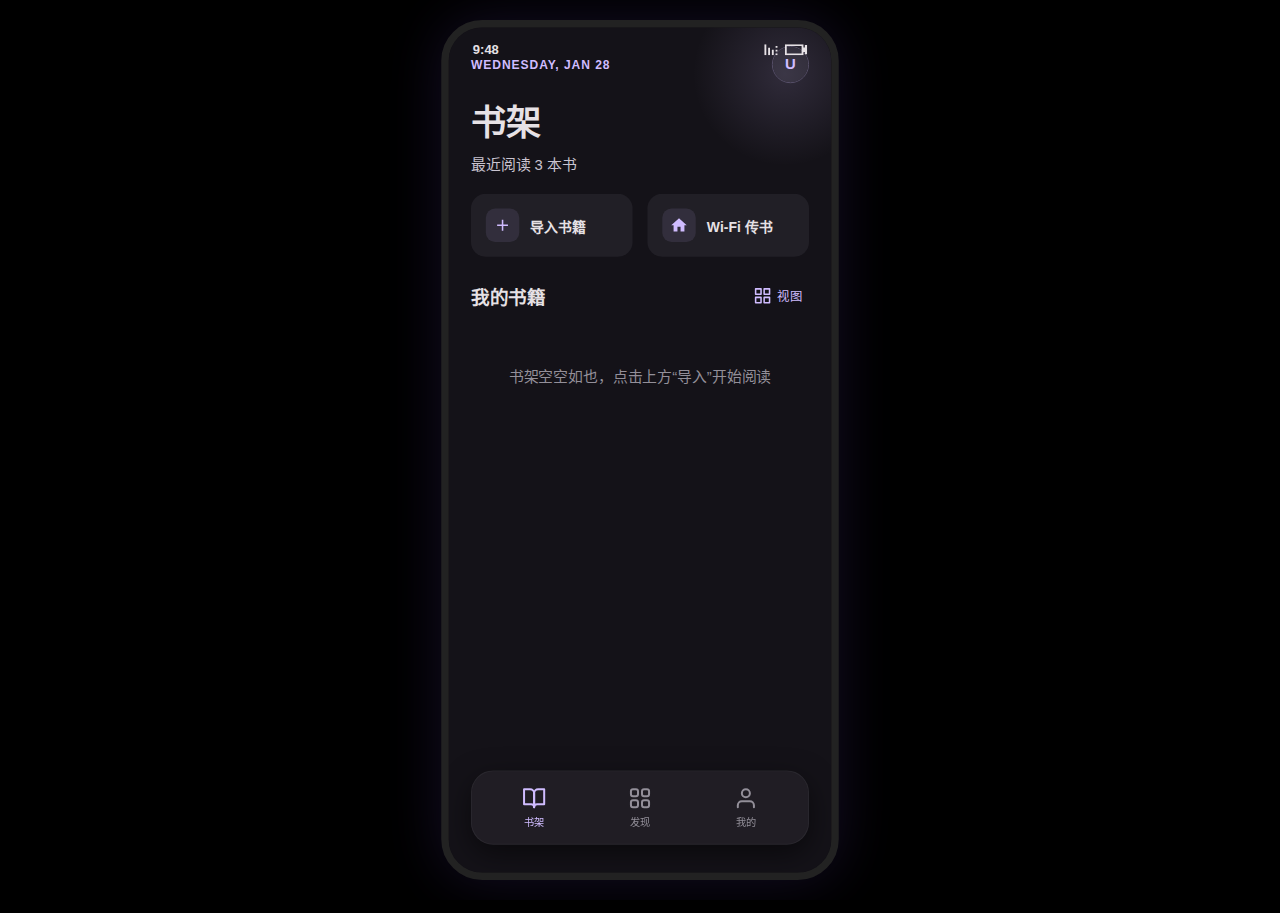
<file: index.html>
<!DOCTYPE html>
<html lang="zh-CN">
<head>
    <meta charset="UTF-8">
    <meta name="viewport" content="width=device-width, initial-scale=1.0">
    <title>Reader</title>
    <meta http-equiv="refresh" content="0; url=design_v14_functionality.html">
</head>
<body>
    <script>
        location.replace('design_v14_functionality.html');
    </script>
</body>
</html>
</file>
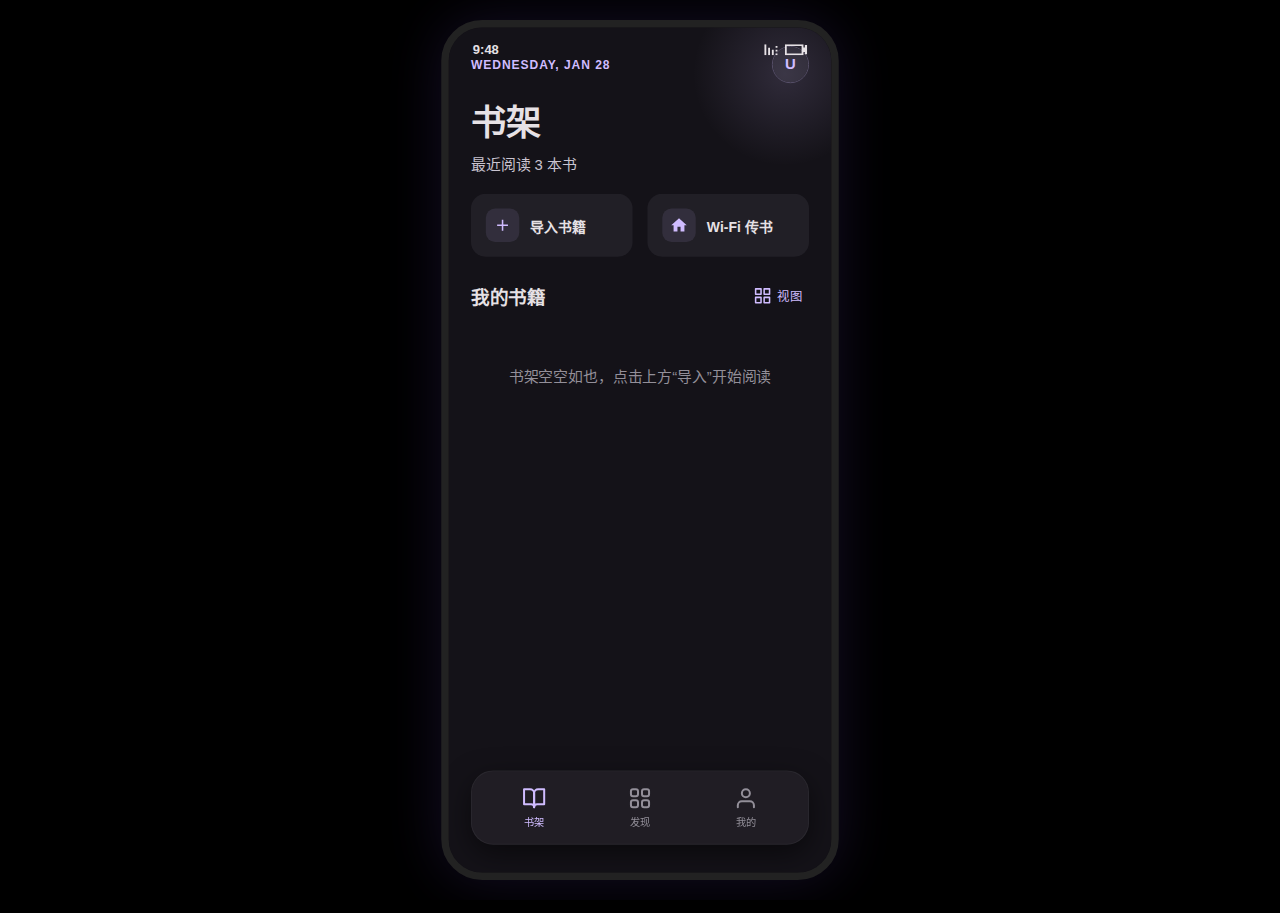
<file: design_v14_functionality.html>
﻿﻿﻿﻿﻿﻿﻿﻿﻿﻿﻿﻿﻿﻿﻿﻿﻿﻿﻿﻿﻿﻿﻿﻿﻿﻿﻿﻿﻿﻿﻿﻿﻿﻿﻿﻿﻿﻿﻿﻿﻿﻿﻿﻿﻿﻿﻿﻿<!DOCTYPE html>
<html lang="zh-CN">
<head>
    <meta charset="UTF-8">
    <meta name="viewport" content="width=device-width, initial-scale=1.0, maximum-scale=1.0, user-scalable=no, viewport-fit=cover">
    
    <!-- iOS PWA Support -->
    <meta name="apple-mobile-web-app-capable" content="yes">
    <meta name="apple-mobile-web-app-status-bar-style" content="black-translucent">
    <meta name="apple-mobile-web-app-title" content="MOZI">
    <link rel="apple-touch-icon" id="appleTouchIcon" sizes="180x180" href="/icon/mozi_icon_180.png">
    <link rel="apple-touch-icon-precomposed" id="appleTouchIconPre" sizes="180x180" href="/icon/mozi_icon_180.png">
    <link rel="icon" type="image/svg+xml" href="./icon.svg?v=9">
    <meta name="theme-color" content="#141218">
    <link rel="manifest" href="/manifest.json">

    <!-- Libraries -->
    <script src="./libs/jszip.min.js"></script>
    <script src="./libs/epub.min.js"></script>

    <title>MOZI</title>
    <link rel="stylesheet" href="./ReaderStyles.css">
</head>
<body>

    <div class="phone-frame">
        <!-- Status Bar (Hidden on Mobile) -->
        <div class="status-bar">
            <span>9:48</span>
            <div class="reader-status-icons">
                <svg width="18" height="12" viewBox="0 0 18 12" fill="currentColor"><path d="M16 4h-2V2h2v2zm0 4h-2V6h2v2zm0 4h-2v-2h2v2zM2 12h2V0H2v12zm4 0h2V4H6v8zm4 0h2V6h-2v6z"/></svg>
                <svg width="24" height="12" viewBox="0 0 24 12" fill="currentColor"><path d="M20 3.5V0H0v12h20V8.5h1.5V11H24V1h-2.5v2.5H20zM18 10H2V2h16v8z"/></svg>
            </div>
        </div>

        <!-- Hidden File Input -->
        <input type="file" id="fileInput" hidden accept=".txt,.epub,.pdf">

        <!-- VIEW: BOOKSHELF -->
        <div id="view-bookshelf" class="view-section active">
            <div class="header-container">
                <div class="header-glow"></div>
                <div class="header-top-row">
                    <span class="date-display">WEDNESDAY, JAN 28</span>
                    <div class="avatar-btn" onclick="switchTab('me')">
                        <div class="reader-avatar-placeholder">U</div>
                    </div>
                </div>
                <h1 class="header-title">书架</h1>
                <div class="header-subtitle">最近阅读 3 本书</div>
            </div>

            <div class="scroll-content">
                <!-- Quick Actions -->
                <div class="quick-actions">
                    <div class="action-card" onclick="triggerImport()">
                        <div class="action-icon"><svg width="20" height="20" viewBox="0 0 24 24" fill="currentColor"><path d="M19 13h-6v6h-2v-6H5v-2h6V5h2v6h6v2z"/></svg></div>
                        <span class="action-text">导入书籍</span>
                    </div>
                    <div class="action-card" onclick="alert('Wi-Fi 传书功能演示')">
                        <div class="action-icon"><svg width="20" height="20" viewBox="0 0 24 24" fill="currentColor"><path d="M10 20v-6h4v6h5v-8h3L12 3 2 12h3v8z"/></svg></div>
                        <span class="action-text">Wi-Fi 传书</span>
                    </div>
                </div>

                <div class="section-header">
                    <span class="section-title">我的书籍</span>
                    <button class="view-toggle-btn" onclick="toggleView()" id="toggleBtn">
                        <svg width="20" height="20" viewBox="0 0 24 24" fill="none" stroke="currentColor" stroke-width="2" stroke-linecap="round" stroke-linejoin="round"><rect x="3" y="3" width="7" height="7"></rect><rect x="14" y="3" width="7" height="7"></rect><rect x="14" y="14" width="7" height="7"></rect><rect x="3" y="14" width="7" height="7"></rect></svg>
                        <span>视图</span>
                    </button>
                </div>

                <!-- Books Container -->
                <div class="books-container" id="booksContainer">
                    <!-- Book 1 -->
                    <div class="book-card" onclick="openBook(this)">
                        <div class="book-cover cover-1">
                            <div class="cover-text">三体：死神永生</div>
                            <div class="reading-dot"></div>
                        </div>
                        <div class="book-info">
                            <div class="book-title">三体：死神永生</div>
                            <div class="book-meta"><span>刘慈欣</span><span class="format-badge">EPUB</span></div>
                            <div class="progress-container">
                                <div class="progress-track"><div class="progress-fill progress-fill--p45"></div></div>
                                <span class="progress-text">45%</span>
                            </div>
                            <div class="book-stats"><span>52.4万字</span><button class="edit-btn" onclick="event.stopPropagation(); editBook(this)">编辑</button></div>
                        </div>
                    </div>
                    <!-- Book 2 -->
                    <div class="book-card" onclick="openBook(this)">
                        <div class="book-cover cover-2">
                            <div class="cover-text">Thinking Fast</div>
                            <div class="reading-dot"></div>
                        </div>
                        <div class="book-info">
                            <div class="book-title">Thinking, Fast and Slow</div>
                            <div class="book-meta"><span>Daniel Kahneman</span><span class="format-badge">PDF</span></div>
                            <div class="progress-container">
                                <div class="progress-track"><div class="progress-fill progress-fill--p12"></div></div>
                                <span class="progress-text">12%</span>
                            </div>
                            <div class="book-stats"><span>49.9万字</span><button class="edit-btn" onclick="event.stopPropagation(); editBook(this)">编辑</button></div>
                        </div>
                    </div>
                    <!-- Book 3 -->
                    <div class="book-card" onclick="openBook(this)">
                        <div class="book-cover cover-3">
                            <div class="cover-text">Steve Jobs</div>
                            <div class="reading-dot"></div>
                        </div>
                        <div class="book-info">
                            <div class="book-title">Steve Jobs</div>
                            <div class="book-meta"><span>Walter Isaacson</span><span class="format-badge">TXT</span></div>
                            <div class="progress-container">
                                <div class="progress-track"><div class="progress-fill progress-fill--p88"></div></div>
                                <span class="progress-text">88%</span>
                            </div>
                            <div class="book-stats"><span>65.1万字</span><button class="edit-btn" onclick="event.stopPropagation(); editBook(this)">编辑</button></div>
                        </div>
                    </div>
                </div>
            </div>
        </div>

        <!-- VIEW: DISCOVER -->
        <div id="view-discover" class="view-section hidden">
            <div class="header-container">
                <div class="header-glow"></div>
                <h1 class="header-title">发现</h1>
                <div class="header-subtitle">探索百万好书</div>
            </div>
            <div class="scroll-content">
                <div class="search-container">
                    <svg class="search-icon" width="20" height="20" viewBox="0 0 24 24" fill="none" stroke="currentColor" stroke-width="2"><circle cx="11" cy="11" r="8"></circle><line x1="21" y1="21" x2="16.65" y2="16.65"></line></svg>
                    <input type="text" class="search-input" id="searchInput" placeholder="搜索书名、作者..." onkeypress="handleSearch(event)">
                </div>
                
                <div class="section-header reader-section-header--flush">
                    <span class="section-title">热门推荐</span>
                </div>
                
                <div class="search-results" id="searchResults">
                    <!-- Initial Placeholder Content -->
                    <div class="search-item" onclick="alert('点击了书籍')">
                        <div class="search-cover"></div>
                        <div class="search-title">Dune</div>
                        <div class="search-author">Frank Herbert</div>
                    </div>
                    <div class="search-item" onclick="alert('点击了书籍')">
                        <div class="search-cover"></div>
                        <div class="search-title">1984</div>
                        <div class="search-author">George Orwell</div>
                    </div>
                    <div class="search-item" onclick="alert('点击了书籍')">
                        <div class="search-cover"></div>
                        <div class="search-title">The Great Gatsby</div>
                        <div class="search-author">F. Scott Fitzgerald</div>
                    </div>
                </div>
            </div>
        </div>

        <!-- VIEW: ME -->
        <div id="view-me" class="view-section hidden">
            <div class="header-container reader-header-container--compact">
                <div class="header-glow"></div>
            </div>
            <div class="scroll-content">
                <div class="profile-header">
                    <div class="profile-avatar">
                        <div class="reader-avatar-placeholder reader-avatar-placeholder--lg">U</div>
                    </div>
                    <div class="profile-name">Reader User</div>
                    <div class="profile-bio">热爱阅读，探索世界</div>
                </div>

                <div class="stats-row">
                    <div class="stat-item">
                        <span class="stat-val">32</span>
                        <span class="stat-label">读完书籍</span>
                    </div>
                    <div class="stat-item">
                        <span class="stat-val">128</span>
                        <span class="stat-label">阅读小时</span>
                    </div>
                    <div class="stat-item">
                        <span class="stat-val">15</span>
                        <span class="stat-label">连续打卡</span>
                    </div>
                </div>

                <div class="menu-list">
                    <div class="menu-item">
                        <div class="menu-item-left">
                            <svg class="menu-icon" width="20" height="20" viewBox="0 0 24 24" fill="none" stroke="currentColor" stroke-width="2"><path d="M20 21v-2a4 4 0 0 0-4-4H8a4 4 0 0 0-4 4v2"></path><circle cx="12" cy="7" r="4"></circle></svg>
                            <span>个人信息</span>
                        </div>
                        <svg class="menu-icon" width="20" height="20" viewBox="0 0 24 24" fill="none" stroke="currentColor" stroke-width="2"><polyline points="9 18 15 12 9 6"></polyline></svg>
                    </div>
                    <div class="menu-item">
                        <div class="menu-item-left">
                            <svg class="menu-icon" width="20" height="20" viewBox="0 0 24 24" fill="none" stroke="currentColor" stroke-width="2"><path d="M12 20h9"></path><path d="M16.5 3.5a2.121 2.121 0 0 1 3 3L7 19l-4 1 1-4L16.5 3.5z"></path></svg>
                            <span>阅读偏好</span>
                        </div>
                        <svg class="menu-icon" width="20" height="20" viewBox="0 0 24 24" fill="none" stroke="currentColor" stroke-width="2"><polyline points="9 18 15 12 9 6"></polyline></svg>
                    </div>
                    <div class="menu-item">
                        <div class="menu-item-left">
                            <svg class="menu-icon" width="20" height="20" viewBox="0 0 24 24" fill="none" stroke="currentColor" stroke-width="2"><circle cx="12" cy="12" r="3"></circle><path d="M19.4 15a1.65 1.65 0 0 0 .33 1.82l.06.06a2 2 0 0 1 0 2.83 2 2 0 0 1-2.83 0l-.06-.06a1.65 1.65 0 0 0-1.82-.33 1.65 1.65 0 0 0-1 1.51V21a2 2 0 0 1-2 2 2 2 0 0 1-2-2v-.09A1.65 1.65 0 0 0 9 19.4a1.65 1.65 0 0 0-1.82.33l-.06.06a2 2 0 0 1-2.83 0 2 2 0 0 1 0-2.83l.06-.06a1.65 1.65 0 0 0 .33-1.82 1.65 1.65 0 0 0-1.51-1H3a2 2 0 0 1-2-2 2 2 0 0 1 2-2h.09A1.65 1.65 0 0 0 4.6 9a1.65 1.65 0 0 0-.33-1.82l-.06-.06a2 2 0 0 1 0-2.83 2 2 0 0 1 2.83 0l.06.06a1.65 1.65 0 0 0 1.82.33H9a1.65 1.65 0 0 0 1-1.51V3a2 2 0 0 1 2-2 2 2 0 0 1 2 2v.09a1.65 1.65 0 0 0 1 1.51 1.65 1.65 0 0 0 1.82-.33l.06-.06a2 2 0 0 1 2.83 0 2 2 0 0 1 0 2.83l-.06.06a1.65 1.65 0 0 0-.33 1.82V9a1.65 1.65 0 0 0 1.51 1H21a2 2 0 0 1 2 2 2 2 0 0 1-2 2h-.09a1.65 1.65 0 0 0-1.51 1z"></path></svg>
                            <span>设置</span>
                        </div>
                        <svg class="menu-icon" width="20" height="20" viewBox="0 0 24 24" fill="none" stroke="currentColor" stroke-width="2"><polyline points="9 18 15 12 9 6"></polyline></svg>
                    </div>
                </div>
            </div>
        </div>

        <!-- Floating Tab Bar -->
        <div class="tab-bar">
            <div class="tab-item active" onclick="switchTab('bookshelf')" id="tab-bookshelf">
                <svg class="tab-icon" viewBox="0 0 24 24" fill="none" stroke="currentColor" stroke-width="2" stroke-linecap="round" stroke-linejoin="round"><path d="M2 3h6a4 4 0 0 1 4 4v14a3 3 0 0 0-3-3H2z"></path><path d="M22 3h-6a4 4 0 0 0-4 4v14a3 3 0 0 1 3-3h7z"></path></svg>
                <span class="tab-text">书架</span>
            </div>
            <div class="tab-item" onclick="switchTab('discover')" id="tab-discover">
                <svg class="tab-icon" viewBox="0 0 24 24" fill="none" stroke="currentColor" stroke-width="2" stroke-linecap="round" stroke-linejoin="round"><rect x="3" y="3" width="7" height="7" rx="2" ry="2"></rect><rect x="14" y="3" width="7" height="7" rx="2" ry="2"></rect><rect x="14" y="14" width="7" height="7" rx="2" ry="2"></rect><rect x="3" y="14" width="7" height="7" rx="2" ry="2"></rect></svg>
                <span class="tab-text">发现</span>
            </div>
            <div class="tab-item" onclick="switchTab('me')" id="tab-me">
                <svg class="tab-icon" viewBox="0 0 24 24" fill="none" stroke="currentColor" stroke-width="2" stroke-linecap="round" stroke-linejoin="round"><path d="M20 21v-2a4 4 0 0 0-4-4H8a4 4 0 0 0-4 4v2"></path><circle cx="12" cy="7" r="4"></circle></svg>
                <span class="tab-text">我的</span>
            </div>
        </div>

        <!-- Edit Modal -->
        <div class="modal-overlay" id="editModal">
            <div class="modal-card">
                <div class="modal-title">编辑书籍信息</div>
                <input type="text" class="modal-input" id="bookTitleInput" placeholder="输入书名">
                <div class="modal-actions">
                    <button class="btn btn-cancel" onclick="closeModal()">取消</button>
                    <button class="btn btn-save" onclick="saveBookTitle()">保存</button>
                </div>
            </div>
        </div>

        <!-- Animation Layer -->
        <div class="animation-layer" id="animLayer"></div>

        <!-- Reader View (Enhanced) -->
        <div class="reader-view" id="readerView">
            <!-- Top Bar -->
            <div class="reader-top-bar">
                <button class="reader-btn reader-btn--icon" id="closeButton" onpointerdown="isClosingReader=true;" onclick="event.stopPropagation(); closeBook()">
                    <svg viewBox="0 0 24 24" fill="none" stroke="currentColor" stroke-width="2" stroke-linecap="round" stroke-linejoin="round"><polyline points="15 18 9 12 15 6"></polyline></svg>
                </button>
                <div class="reader-title-wrap">
                    <span class="reader-title-text" id="readerTitle">正在阅读</span>
                    <span class="reader-page-indicator" id="readerPageIndicator"></span>
                </div>
                <button class="reader-btn reader-btn--icon" id="moreButton" onclick="event.stopPropagation(); toggleMoreMenu()">
                    <svg viewBox="0 0 24 24" fill="none" stroke="currentColor" stroke-width="2" stroke-linecap="round" stroke-linejoin="round"><circle cx="12" cy="12" r="1"></circle><circle cx="19" cy="12" r="1"></circle><circle cx="5" cy="12" r="1"></circle></svg>
                </button>
            </div>
            
            <!-- More Menu -->
            <div class="more-menu" id="moreMenu" onclick="event.stopPropagation()">
                <div class="more-item" onclick="event.stopPropagation(); alert('添加书签成功')">
                    <svg width="18" height="18" viewBox="0 0 24 24" fill="none" stroke="currentColor" stroke-width="2"><path d="M19 21l-7-5-7 5V5a2 2 0 0 1 2-2h10a2 2 0 0 1 2 2z"></path></svg>
                    <span>添加书签</span>
                </div>
                <div class="more-item" onclick="event.stopPropagation(); alert('分享功能')">
                    <svg width="18" height="18" viewBox="0 0 24 24" fill="none" stroke="currentColor" stroke-width="2"><circle cx="18" cy="5" r="3"></circle><circle cx="6" cy="12" r="3"></circle><circle cx="18" cy="19" r="3"></circle><line x1="8.59" y1="13.51" x2="15.42" y2="17.49"></line><line x1="15.41" y1="6.51" x2="8.59" y2="10.49"></line></svg>
                    <span>分享书籍</span>
                </div>
                <div class="more-item" onclick="event.stopPropagation(); alert('书籍详情')">
                    <svg width="18" height="18" viewBox="0 0 24 24" fill="none" stroke="currentColor" stroke-width="2"><circle cx="12" cy="12" r="10"></circle><line x1="12" y1="16" x2="12" y2="12"></line><line x1="12" y1="8" x2="12.01" y2="8"></line></svg>
                    <span>书籍信息</span>
                </div>
                <div class="more-item" onclick="event.stopPropagation(); toggleReaderDebug()">
                    <svg width="18" height="18" viewBox="0 0 24 24" fill="none" stroke="currentColor" stroke-width="2"><path d="M9 18l6-6-6-6"></path></svg>
                    <span>调试面板</span>
                </div>
            </div>

            <!-- Content -->
            <div class="reader-content" id="readerContent">
                <div class="reader-content-inner" id="readerContentInner"></div>
                <div class="reader-interaction-layer" id="readerInteractionLayer">
                    <div class="reader-interaction-zone menu"></div>
                    <div class="reader-interaction-zone corner tl"></div>
                    <div class="reader-interaction-zone corner tr"></div>
                    <div class="reader-interaction-zone corner bl"></div>
                    <div class="reader-interaction-zone corner br"></div>
                </div>
            </div>
            <div class="reader-chapter-page-indicator" id="readerChapterPageIndicator"></div>
            <div class="reader-bottom-status" id="readerBottomStatus">
                <div class="reader-bottom-status-left" id="readerBottomPage"></div>
                <div class="reader-bottom-status-right">
                    <div id="readerBottomClock"></div>
                    <span class="reader-bottom-status-battery" aria-hidden="true">
                        <svg viewBox="0 0 28 12" fill="none" stroke="currentColor" stroke-width="1.2" stroke-linecap="round" stroke-linejoin="round">
                            <rect x="1" y="1" width="22" height="10" rx="2"></rect>
                            <rect id="readerBatteryFill" x="2.8" y="2.8" width="0" height="6.4" rx="1.2" fill="currentColor" stroke="none"></rect>
                            <path d="M25 4v4"></path>
                        </svg>
                    </span>
                </div>
            </div>
            <button class="selection-query-btn" id="selectionQueryBtn" onclick="event.stopPropagation(); openSelectionQueryPanel()">
                查询
            </button>
            <div class="query-overlay" id="queryOverlay" onclick="event.stopPropagation(); hideSelectionQueryPanel()"></div>
            <div class="query-panel" id="queryPanel" onclick="event.stopPropagation()">
                <div class="query-header">
                    <div class="reader-query-meta">
                        <div class="query-title">查询</div>
                        <div class="query-text" id="queryPanelText"></div>
                    </div>
                    <button class="query-action reader-query-action--close" onclick="event.stopPropagation(); hideSelectionQueryPanel()">关闭</button>
                </div>
                <div class="query-result" id="queryResult"></div>
                <div class="query-actions">
                    <button class="query-action" onclick="event.stopPropagation(); openSelectionQuery('youdao')">怎么读</button>
                    <button class="query-action" onclick="event.stopPropagation(); openSelectionQuery('baidu_hanyu')">百度汉语</button>
                    <button class="query-action" onclick="event.stopPropagation(); openSelectionQuery('baidu_baike')">百度百科</button>
                    <button class="query-action" onclick="event.stopPropagation(); openSelectionQuery('wiki')">维基百科</button>
                </div>
            </div>

            <!-- Bottom Bar (Fanqie Style: Catalog | Night | Settings) -->
            <div class="reader-bottom-bar">
                <div class="reader-bottom-bar-inner">
                    <button class="reader-btn" id="tocButton" onclick="event.stopPropagation(); toggleToc()">
                        <svg viewBox="0 0 24 24" fill="none" stroke="currentColor" stroke-width="1.5" stroke-linecap="round" stroke-linejoin="round"><line x1="3" y1="12" x2="21" y2="12"></line><line x1="3" y1="6" x2="21" y2="6"></line><line x1="3" y1="18" x2="21" y2="18"></line></svg>
                        <span>目录</span>
                    </button>
                    <button class="reader-btn" id="nightButton" onclick="event.stopPropagation(); toggleNightMode()">
                        <svg id="nightModeIcon" viewBox="0 0 24 24" fill="none" stroke="currentColor" stroke-width="1.5" stroke-linecap="round" stroke-linejoin="round"><path d="M21 12.79A9 9 0 1 1 11.21 3 7 7 0 0 0 21 12.79z"></path></svg>
                        <span id="nightModeText">夜间</span>
                    </button>
                    <button class="reader-btn" id="settingsButton" onclick="event.stopPropagation(); toggleSettings()">
                        <svg viewBox="0 0 24 24" fill="none" stroke="currentColor" stroke-width="1.5" stroke-linecap="round" stroke-linejoin="round"><circle cx="12" cy="12" r="3"></circle><path d="M19.4 15a1.65 1.65 0 0 0 .33 1.82l.06.06a2 2 0 0 1 0 2.83 2 2 0 0 1-2.83 0l-.06-.06a1.65 1.65 0 0 0-1.82-.33 1.65 1.65 0 0 0-1 1.51V21a2 2 0 0 1-2 2 2 2 0 0 1-2-2v-.09A1.65 1.65 0 0 0 9 19.4a1.65 1.65 0 0 0-1.82.33l-.06.06a2 2 0 0 1-2.83 0 2 2 0 0 1 0-2.83l.06-.06a1.65 1.65 0 0 0 .33-1.82 1.65 1.65 0 0 0-1.51-1H3a2 2 0 0 1-2-2 2 2 0 0 1 2-2h.09A1.65 1.65 0 0 0 4.6 9a1.65 1.65 0 0 0-.33-1.82l-.06-.06a2 2 0 0 1 0-2.83 2 2 0 0 1 2.83 0l.06.06a1.65 1.65 0 0 0 1.82.33H9a1.65 1.65 0 0 0 1-1.51V3a2 2 0 0 1 2-2 2 2 0 0 1 2 2v.09a1.65 1.65 0 0 0 1 1.51 1.65 1.65 0 0 0 1.82-.33l.06-.06a2 2 0 0 1 2.83 0 2 2 0 0 1 0 2.83l-.06.06a1.65 1.65 0 0 0-.33 1.82V9a1.65 1.65 0 0 0 1.51 1H21a2 2 0 0 1 2 2 2 2 0 0 1-2 2h-.09a1.65 1.65 0 0 0-1.51 1z"></path></svg>
                        <span>设置</span>
                    </button>
                </div>
            </div>

            <!-- Settings Panel -->
            <div class="settings-panel settings-bar" id="settingsPanel" onclick="event.stopPropagation()">
                <div class="setting-row">
                    <div class="setting-label">背景颜色</div>
                    <div class="theme-options">
                        <div class="theme-circle theme-white active" onclick="event.stopPropagation(); setReaderTheme('white', this)"></div>
                        <div class="theme-circle theme-sepia" onclick="event.stopPropagation(); setReaderTheme('sepia', this)"></div>
                        <div class="theme-circle theme-green" onclick="event.stopPropagation(); setReaderTheme('green', this)"></div>
                        <div class="theme-circle theme-dark" onclick="event.stopPropagation(); setReaderTheme('dark', this)"></div>
                    </div>
                </div>
                <div class="setting-row">
                    <div class="setting-label">字体大小 <span id="fontSizeDisplay" class="reader-fontsize-display">18</span></div>
                    <div class="slider-container">
                        <span class="reader-fontsize-minus">A-</span>
                        <input type="range" class="slider-control" min="14" max="30" value="18" onclick="event.stopPropagation()" oninput="updateFontSize(this.value)">
                        <span class="reader-fontsize-plus">A+</span>
                    </div>
                </div>
                <div class="setting-row">
                    <div class="setting-label">翻页</div>
                    <div class="reader-mode-segment" role="tablist" aria-label="翻页模式">
                        <div class="reader-mode-indicator" id="readerModeIndicator"></div>
                        <button class="reader-mode-option" id="readerModeOptScroll" type="button" onclick="event.stopPropagation(); setFlipMode('scroll')">上下</button>
                        <button class="reader-mode-option" id="readerModeOptSlide" type="button" onclick="event.stopPropagation(); setFlipMode('slide')">平移</button>
                        <button class="reader-mode-option reader-mode-option--disabled" id="readerModeOptSim" type="button" disabled>仿真</button>
                    </div>
                </div>
                <div class="setting-row">
                    <div class="setting-label">行间距</div>
                    <div class="slider-container">
                        <svg width="20" height="20" viewBox="0 0 24 24" fill="none" stroke="currentColor" stroke-width="2"><path d="M4 6h16M4 12h16M4 18h16"/></svg>
                        <input type="range" class="slider-control" min="12" max="24" value="18" onclick="event.stopPropagation()" oninput="updateLineHeight(this.value)">
                        <svg width="20" height="20" viewBox="0 0 24 24" fill="none" stroke="currentColor" stroke-width="2"><path d="M4 3h16M4 12h16M4 21h16"/></svg>
                    </div>
                </div>
                
            </div>

            <!-- TOC Overlay -->
            <div class="toc-overlay" id="tocOverlay" onclick="event.stopPropagation(); toggleToc()"></div>
            <div class="toc-panel" id="tocPanel" onclick="event.stopPropagation()">
                <div class="toc-scroll" id="tocScroll">
                    <div class="toc-header">
                        <div class="toc-header-row">
                            <div class="toc-title">目录</div>
                            <div class="toc-actions">
                                <button class="toc-action-btn" onclick="event.stopPropagation(); scrollTocActiveIntoView()">定位</button>
                                <button class="toc-action-btn" id="tocOrderBtn" onclick="event.stopPropagation(); toggleTocOrder()">正序</button>
                            </div>
                        </div>
                        <div class="toc-subtitle">共 12 章</div>
                    </div>
                    <div class="toc-list" id="tocList">
                        <!-- Populated by JS -->
                    </div>
                </div>
            </div>

        </div>

    </div>

    <script>
        if ('scrollRestoration' in history) {
            try { history.scrollRestoration = 'manual'; } catch (e) {}
        }
        if ('serviceWorker' in navigator) {
            try {
                navigator.serviceWorker.getRegistrations().then((regs) => {
                    if (!regs || !regs.length) return;
                    return Promise.all(regs.map((r) => (r ? r.unregister() : false)));
                }).catch(() => {});
            } catch (e) {}
        }

        function updateFrameScale() {
            try {
                const isMobile = window.matchMedia && window.matchMedia('(max-width: 600px)').matches;
                const scale = isMobile ? 1 : Math.min(1, (window.innerWidth - 40) / 428, (window.innerHeight - 40) / 926);
                document.documentElement.style.setProperty('--frame-scale', String(Math.max(0.25, Number.isFinite(scale) ? scale : 1)));
            } catch (e) {}
        }

        updateFrameScale();
        window.addEventListener('resize', updateFrameScale, { passive: true });

        function updateReaderBottomSheetOffset() {
            try {
                const reader = document.getElementById('readerView');
                if (!reader) return;
                const panel = document.getElementById('settingsPanel');
                const bottomBar = document.querySelector('.reader-bottom-bar');
                const panelActive = !!(panel && panel.classList && panel.classList.contains('active'));
                if (!panelActive) {
                    reader.style.setProperty('--reader-bottom-sheet', '0px');
                    try { invalidateTxtCharsPerPage(); updatePageIndicatorByTxtPos(txtActiveAbsPos); } catch (e) {}
                    return;
                }
                const panelH = panel.getBoundingClientRect ? (panel.getBoundingClientRect().height || 0) : 0;
                const bottomH = bottomBar && bottomBar.getBoundingClientRect ? (bottomBar.getBoundingClientRect().height || 0) : 0;
                const extra = Math.max(0, panelH - bottomH);
                reader.style.setProperty('--reader-bottom-sheet', `${Math.round(extra)}px`);
                try { invalidateTxtCharsPerPage(); updatePageIndicatorByTxtPos(txtActiveAbsPos); } catch (e) {}
            } catch (e) {}
        }

        window.addEventListener('resize', updateReaderBottomSheetOffset, { passive: true });
        window.addEventListener('orientationchange', updateReaderBottomSheetOffset, { passive: true });

        // --- Storage Layer (IndexedDB) ---
        const DB_NAME = 'ReaderAppDB';
        const DB_VERSION = 2;
        const STORES = { BOOKS: 'books', PROGRESS: 'progress' };
        function safeGetStorage(key) {
            try { return localStorage.getItem(key); } catch (e) { return null; }
        }
        const isStandalonePwa = (() => {
            try {
                if (window.matchMedia && window.matchMedia('(display-mode: standalone)').matches) return true;
            } catch (e) {}
            try { if (window.navigator && window.navigator.standalone) return true; } catch (e) {}
            return false;
        })();
        const debugEnabled = new URLSearchParams(location.search).get('debug') === '1' || (!isStandalonePwa && safeGetStorage('reader_debug') === '1');
        const HOTZONE_CORNER_WIDTH_PCT = 0.3;
        const HOTZONE_CORNER_HEIGHT_PCT = 0.25;
        const LINE_HEIGHT = 32;
        let debugPanelEl = null;
        let debugPanelContentEl = null;
        let debugPanelTimer = null;
        let debugLines = [];
        let debugEvents = [];
        let bodyScrollLockState = null;

        try {
            document.documentElement.classList.toggle('debug-mode', !!debugEnabled);
        } catch (e) {}

        function shouldShowDebugPanel() {
            try { return localStorage.getItem('reader_debug_panel') !== '0'; } catch (e) { return true; }
        }

        function closeDebugPanel() {
            try { localStorage.setItem('reader_debug_panel', '0'); } catch (e) {}
            try { if (debugPanelTimer) clearInterval(debugPanelTimer); } catch (e) {}
            debugPanelTimer = null;
            try { if (debugPanelEl && debugPanelEl.parentElement) debugPanelEl.parentElement.removeChild(debugPanelEl); } catch (e) {}
            debugPanelEl = null;
            debugPanelContentEl = null;
        }

        function ensureSettingsPanelMountPoint() {
            const el = document.getElementById('settingsPanel');
            const readerView = document.getElementById('readerView');
            if (!el || !readerView) return;
            try {
                if (el.parentElement !== readerView) readerView.appendChild(el);
            } catch (e) {}
        }

        try { ensureSettingsPanelMountPoint(); } catch (e) {}

        function toggleReaderDebug() {
            if (isStandalonePwa) {
                const url = new URL(location.href);
                const isOn = url.searchParams.get('debug') === '1';
                if (isOn) url.searchParams.delete('debug');
                else url.searchParams.set('debug', '1');
                location.href = url.toString();
                return;
            }
            const next = safeGetStorage('reader_debug') === '1' ? '0' : '1';
            try { localStorage.setItem('reader_debug', next); } catch (e) {}
            location.reload();
        }

        function debugLog(event, payload = null) {
            if (!debugEnabled) return;
            try {
                console.log('[reader-debug]', event, payload || '');
            } catch (e) {}
            try {
                const time = new Date().toISOString().slice(11, 19);
                const line = payload ? `${time} ${event} ${JSON.stringify(payload)}` : `${time} ${event}`;
                debugLines.push(line);
                if (debugLines.length > 200) debugLines.shift();
                debugEvents.push({ time, event, payload });
                if (debugEvents.length > 200) debugEvents.shift();
            } catch (e) {}
        }

        function formatDebugPanelText() {
            const contentArea = document.getElementById('readerContent');
            const docEl = document.scrollingElement;
            const lastTxt = typeof lastTxtProgress !== 'undefined' ? lastTxtProgress : null;
            const readerView = document.getElementById('readerView');
            const tocPanel = document.getElementById('tocPanel');
            const tocOverlay = document.getElementById('tocOverlay');
            const settingsPanel = document.getElementById('settingsPanel');
            const moreMenu = document.getElementById('moreMenu');
            const filtered = debugEvents.filter(e => {
                const ev = e.event || '';
                return (
                    ev.startsWith('txt open:') ||
                    ev === 'saveTxtProgressFromView' ||
                    ev === 'saveProgress' ||
                    ev.startsWith('skip saveProgress') ||
                    ev.startsWith('closeBook') ||
                    ev.startsWith('ui:') ||
                    ev.startsWith('openBookFromId wait close') ||
                    ev.startsWith('openBookFromId wait close')
                );
            }).slice(-60);

            const snap = {
                bookId: typeof currentBookId !== 'undefined' ? currentBookId : null,
                isRestoringTxt: typeof isRestoringTxt !== 'undefined' ? isRestoringTxt : null,
                isClosingReader: typeof isClosingReader !== 'undefined' ? isClosingReader : null,
                ui: {
                    readerView: readerView ? readerView.className : null,
                    tocPanel: tocPanel ? tocPanel.className : null,
                    tocOverlay: tocOverlay ? tocOverlay.className : null,
                    settingsPanel: settingsPanel ? settingsPanel.className : null,
                    moreMenu: moreMenu ? moreMenu.className : null
                },
                content: contentArea ? {
                    top: contentArea.scrollTop,
                    h: contentArea.scrollHeight,
                    ch: contentArea.clientHeight,
                    chunkStart: parseInt(contentArea.getAttribute('data-chunk-start') || '0'),
                    loadedLength: parseInt(contentArea.getAttribute('data-render-length') || '0'),
                    nextStart: contentArea.getAttribute('data-next-start')
                } : null,
                doc: docEl ? { top: docEl.scrollTop } : null,
                lastTxt: lastTxt ? {
                    absolutePos: lastTxt.absolutePos,
                    percent: lastTxt.percent,
                    chunkStart: lastTxt.chunkStart,
                    scrollTop: lastTxt.scrollTop,
                    scrollRatio: lastTxt.scrollRatio,
                    ratio: lastTxt.ratio,
                    loadedLength: lastTxt.loadedLength
                } : null
            };

            const lines = filtered.map(e => {
                if (e.payload === null || e.payload === undefined) return `${e.time} ${e.event}`;
                return `${e.time} ${e.event} ${JSON.stringify(e.payload)}`;
            });
            return JSON.stringify(snap, null, 2) + '\n\n' + lines.join('\n');
        }

        function ensureDebugPanel() {
            if (!debugEnabled || !shouldShowDebugPanel() || debugPanelEl) return;
            const wrap = document.createElement('div');
            wrap.style.position = 'fixed';
            wrap.style.left = '8px';
            wrap.style.right = '8px';
            wrap.style.bottom = '8px';
            wrap.style.maxHeight = '45vh';
            wrap.style.overflow = 'hidden';
            wrap.style.zIndex = '9999';
            wrap.style.background = 'rgba(0,0,0,0.75)';
            wrap.style.color = '#fff';
            wrap.style.borderRadius = '10px';
            wrap.style.fontSize = '12px';
            wrap.style.pointerEvents = 'auto';
            wrap.style.display = 'flex';
            wrap.style.flexDirection = 'column';

            const header = document.createElement('div');
            header.style.display = 'flex';
            header.style.justifyContent = 'space-between';
            header.style.alignItems = 'center';
            header.style.padding = '8px 10px';
            header.style.borderBottom = '1px solid rgba(255,255,255,0.12)';
            header.style.userSelect = 'none';

            const title = document.createElement('div');
            title.textContent = 'Debug';
            title.style.opacity = '0.85';
            title.style.fontWeight = '600';

            const closeBtn = document.createElement('button');
            closeBtn.type = 'button';
            closeBtn.textContent = '关闭';
            closeBtn.style.border = '1px solid rgba(255,255,255,0.25)';
            closeBtn.style.background = 'transparent';
            closeBtn.style.color = '#fff';
            closeBtn.style.borderRadius = '8px';
            closeBtn.style.padding = '4px 10px';
            closeBtn.style.fontSize = '12px';
            closeBtn.style.cursor = 'pointer';
            closeBtn.onclick = (e) => { try { e.stopPropagation(); } catch (err) {} closeDebugPanel(); };

            header.appendChild(title);
            header.appendChild(closeBtn);

            const pre = document.createElement('pre');
            pre.style.margin = '0';
            pre.style.padding = '10px';
            pre.style.flex = '1';
            pre.style.overflow = 'auto';
            pre.style.whiteSpace = 'pre-wrap';
            pre.style.userSelect = 'text';
            pre.style.webkitUserSelect = 'text';

            wrap.appendChild(header);
            wrap.appendChild(pre);
            document.body.appendChild(wrap);
            debugPanelEl = wrap;
            debugPanelContentEl = pre;
            debugLog('debug enabled');
            window.addEventListener('error', (e) => {
                debugLog('ui:error', { message: e.message, filename: e.filename, lineno: e.lineno, colno: e.colno, stack: e.error && e.error.stack ? String(e.error.stack) : null });
            });
            window.addEventListener('unhandledrejection', (e) => {
                const reason = e && e.reason;
                debugLog('ui:unhandledrejection', { reason: reason && reason.stack ? String(reason.stack) : String(reason) });
            });
            debugPanelTimer = setInterval(() => {
                if (!debugPanelContentEl) return;
                debugPanelContentEl.textContent = formatDebugPanelText();
            }, 350);
        }

        function lockBodyScroll(lock) {
            if (lock) {
                if (bodyScrollLockState) return;
                const scrollY = window.scrollY || 0;
                bodyScrollLockState = {
                    scrollY,
                    overflow: document.body.style.overflow,
                    position: document.body.style.position,
                    top: document.body.style.top,
                    left: document.body.style.left,
                    right: document.body.style.right,
                    width: document.body.style.width
                };
                document.body.style.overflow = 'hidden';
                document.body.style.position = 'fixed';
                document.body.style.top = `-${scrollY}px`;
                document.body.style.left = '0';
                document.body.style.right = '0';
                document.body.style.width = '100%';
            } else {
                if (!bodyScrollLockState) return;
                const { scrollY, overflow, position, top, left, right, width } = bodyScrollLockState;
                document.body.style.overflow = overflow;
                document.body.style.position = position;
                document.body.style.top = top;
                document.body.style.left = left;
                document.body.style.right = right;
                document.body.style.width = width;
                bodyScrollLockState = null;
                window.scrollTo(0, scrollY);
            }
        }

        class StorageManager {
            constructor() { this.dbPromise = this.initDB(); }
            progressKey(bookId) { return `reader_progress_${bookId}`; }
            legacyProgressKey(bookId) { return `reader_progress_cache_${bookId}`; }
            booksListKey() { return 'my_books'; }
            readLocalBooksList() {
                try {
                    const raw = localStorage.getItem(this.booksListKey());
                    const parsed = raw ? JSON.parse(raw) : [];
                    return Array.isArray(parsed) ? parsed : [];
                } catch (e) {
                    return [];
                }
            }
            writeLocalBooksList(list) {
                try {
                    if (!Array.isArray(list)) return;
                    localStorage.setItem(this.booksListKey(), JSON.stringify(list));
                } catch (e) {}
            }
            toLocalBookMeta(book) {
                try {
                    if (!book || typeof book !== 'object') return null;
                    const meta = {
                        id: book.id,
                        title: book.title,
                        author: book.author,
                        cover: book.cover,
                        addedDate: book.addedDate,
                        format: book.format
                    };
                    return meta && meta.id ? meta : null;
                } catch (e) {
                    return null;
                }
            }
            upsertLocalBookMeta(bookMeta) {
                try {
                    if (!bookMeta || !bookMeta.id) return;
                    const list = this.readLocalBooksList();
                    const next = [];
                    let inserted = false;
                    for (const item of list) {
                        if (item && item.id === bookMeta.id) {
                            next.push({ ...(item || {}), ...bookMeta });
                            inserted = true;
                        } else {
                            next.push(item);
                        }
                    }
                    if (!inserted) next.push(bookMeta);
                    this.writeLocalBooksList(next);
                } catch (e) {}
            }
            updateLocalBookProgress(bookId, progressPercent, lastReadIndex = null) {
                try {
                    const list = this.readLocalBooksList();
                    if (!Array.isArray(list) || list.length === 0) return;
                    const next = list.map((item) => {
                        if (!item || item.id !== bookId) return item;
                        const patch = { progress: progressPercent, lastReadTime: Date.now() };
                        if (Number.isFinite(Number(lastReadIndex))) patch.lastReadIndex = Number(lastReadIndex);
                        return { ...item, ...patch };
                    });
                    this.writeLocalBooksList(next);
                } catch (e) {}
            }
            initDB() {
                return new Promise((resolve, reject) => {
                    const request = indexedDB.open(DB_NAME, DB_VERSION);
                    request.onupgradeneeded = (e) => {
                        const db = e.target.result;
                        if (e.oldVersion < 2) {
                            if (db.objectStoreNames.contains(STORES.PROGRESS)) db.deleteObjectStore(STORES.PROGRESS);
                        }
                        if (!db.objectStoreNames.contains(STORES.BOOKS)) db.createObjectStore(STORES.BOOKS, { keyPath: 'id' });
                        if (!db.objectStoreNames.contains(STORES.PROGRESS)) db.createObjectStore(STORES.PROGRESS, { keyPath: 'bookId' });
                    };
                    request.onsuccess = (e) => resolve(e.target.result);
                    request.onerror = (e) => reject(e.target.error);
                });
            }
            async getDB() { return this.dbPromise; }
            async addBook(book) {
                const db = await this.getDB();
                await new Promise((resolve) => {
                    const tx = db.transaction(STORES.BOOKS, 'readwrite');
                    tx.objectStore(STORES.BOOKS).put(book);
                    tx.oncomplete = () => resolve();
                });
                try {
                    const meta = this.toLocalBookMeta(book);
                    if (meta) this.upsertLocalBookMeta(meta);
                } catch (e) {}
            }
            async getAllBooks() {
                const db = await this.getDB();
                return new Promise((resolve) => {
                    const tx = db.transaction(STORES.BOOKS, 'readonly');
                    const request = tx.objectStore(STORES.BOOKS).getAll();
                    request.onsuccess = () => resolve(request.result.sort((a, b) => b.addedDate - a.addedDate));
                });
            }
            async getBook(id) {
                const db = await this.getDB();
                return new Promise((resolve) => {
                    const tx = db.transaction(STORES.BOOKS, 'readonly');
                    const request = tx.objectStore(STORES.BOOKS).get(id);
                    request.onsuccess = () => resolve(request.result);
                });
            }
            async deleteBook(id) {
                try {
                    localStorage.removeItem(this.progressKey(id));
                    localStorage.removeItem(this.legacyProgressKey(id));
                } catch (e) {}
                try {
                    const list = this.readLocalBooksList();
                    if (Array.isArray(list) && list.length > 0) {
                        this.writeLocalBooksList(list.filter(item => !item || item.id !== id));
                    }
                } catch (e) {}
                const db = await this.getDB();
                return new Promise((resolve) => {
                    const tx = db.transaction([STORES.BOOKS, STORES.PROGRESS], 'readwrite');
                    tx.objectStore(STORES.BOOKS).delete(id);
                    tx.objectStore(STORES.PROGRESS).delete(id);
                    tx.oncomplete = () => resolve();
                });
            }
            async saveProgress(bookId, cfi, percentage, scrollTop = 0, chunkStart = null, extra = null) {
                debugLog('saveProgress', { bookId, cfi, percentage, scrollTop, chunkStart, extra });
                const isTxt = extra && extra.kind === 'txt';
                const newPos = isTxt ? parseInt(cfi) : NaN;
                if (isTxt && Number.isFinite(newPos)) {
                    try {
                        const raw = localStorage.getItem(this.progressKey(bookId)) || localStorage.getItem(this.legacyProgressKey(bookId));
                        const prev = raw ? JSON.parse(raw) : null;
                        const prevPos = prev && prev.cfi !== undefined && prev.cfi !== null ? parseInt(prev.cfi) : NaN;
                        const guardClose = extra && extra.reason === 'close' && !!extra.nearEdge;
                        if (guardClose && Number.isFinite(prevPos) && prevPos > newPos + 5000) {
                            debugLog('skip saveProgress (rollback guard)', { bookId, prevPos, newPos, scrollTop });
                            return;
                        }
                    } catch (e) {}
                }
                try {
                    localStorage.setItem(this.progressKey(bookId), JSON.stringify({ bookId, cfi, percentage, scrollTop, chunkStart, timestamp: Date.now(), ...(extra || {}) }));
                    try { localStorage.removeItem(this.legacyProgressKey(bookId)); } catch (e) {}
                } catch (e) {}
                try {
                    const percentNum = Number(percentage);
                    if (Number.isFinite(percentNum)) {
                        const progressPercent = Math.max(0, Math.min(100, Math.round(percentNum)));
                        const lastReadIndex = extra && extra.chapterIndex !== undefined ? extra.chapterIndex : null;
                        this.updateLocalBookProgress(bookId, progressPercent, lastReadIndex);
                    }
                } catch (e) {}
                const db = await this.getDB();
                return new Promise((resolve) => {
                    const tx = db.transaction(STORES.PROGRESS, 'readwrite');
                    tx.objectStore(STORES.PROGRESS).put({ bookId, cfi, percentage, scrollTop, chunkStart, timestamp: Date.now(), ...(extra || {}) });
                    tx.oncomplete = () => resolve();
                    tx.onerror = () => resolve();
                });
            }
            async getProgress(bookId) {
                const db = await this.getDB();
                return new Promise((resolve) => {
                    const tx = db.transaction(STORES.PROGRESS, 'readonly');
                    const request = tx.objectStore(STORES.PROGRESS).get(bookId);
                    request.onsuccess = () => {
                        let cachedNew = null;
                        let cachedLegacy = null;
                        try {
                            const rawNew = localStorage.getItem(this.progressKey(bookId));
                            cachedNew = rawNew ? JSON.parse(rawNew) : null;
                            const rawLegacy = localStorage.getItem(this.legacyProgressKey(bookId));
                            cachedLegacy = rawLegacy ? JSON.parse(rawLegacy) : null;
                        } catch (e) {}
                        const newTs = cachedNew && cachedNew.timestamp ? Number(cachedNew.timestamp) : 0;
                        const legacyTs = cachedLegacy && cachedLegacy.timestamp ? Number(cachedLegacy.timestamp) : 0;
                        const cached = (cachedNew && cachedLegacy) ? (newTs >= legacyTs ? cachedNew : cachedLegacy) : (cachedNew || cachedLegacy || null);

                        const idb = request.result || null;
                        const idbTs = idb && idb.timestamp ? Number(idb.timestamp) : 0;
                        const cacheTs = cached && cached.timestamp ? Number(cached.timestamp) : 0;

                        const result = (idb && cached) ? (idbTs >= cacheTs ? idb : cached) : (idb || cached || null);
                        debugLog('getProgress', { bookId, hasIdb: !!idb, hasCache: !!cached, idbTs, cacheTs, result });
                        resolve(result);
                    };
                    request.onerror = () => {
                        try {
                            const raw = localStorage.getItem(this.progressKey(bookId)) || localStorage.getItem(this.legacyProgressKey(bookId));
                            const fallback = raw ? JSON.parse(raw) : null;
                            debugLog('getProgress error', { bookId, fallback });
                            resolve(fallback);
                        } catch (e) {
                            debugLog('getProgress error', { bookId, fallback: null });
                            resolve(null);
                        }
                    };
                });
            }
        }
        const storage = new StorageManager();
        if (debugEnabled) ensureDebugPanel();
        window.addEventListener('pagehide', () => {
            isClosingReader = true;
            saveTxtProgressFromView('close');
            saveEpubProgressFromView('close');
        });
        document.addEventListener('visibilitychange', () => {
            if (document.visibilityState === 'hidden') {
                isClosingReader = true;
                saveTxtProgressFromView('close');
                saveEpubProgressFromView('close');
            } else {
                isClosingReader = false;
            }
        });

        // --- Tabs Logic ---
        function switchTab(tabName) {
            // Hide all views
            document.querySelectorAll('.view-section').forEach(el => el.classList.remove('active', 'hidden'));
            document.querySelectorAll('.view-section').forEach(el => {
                if(el.id !== 'view-' + tabName) el.classList.add('hidden');
            });
            
            // Show target view
            document.getElementById('view-' + tabName).classList.add('active');
            
            // Update Tab Bar
            document.querySelectorAll('.tab-item').forEach(el => el.classList.remove('active'));
            document.getElementById('tab-' + tabName).classList.add('active');
            try { if (tabName === 'bookshelf') renderBookshelf(); } catch (e) {}
        }

        // --- Import Logic ---
        function triggerImport() {
            document.getElementById('fileInput').click();
        }
        
        document.getElementById('fileInput').addEventListener('change', async function(e) {
            const file = e.target.files[0];
            if (!file) return;
            
            const ext = file.name.split('.').pop().toLowerCase();
            const bookId = 'book_' + Date.now();
            let bookData = {
                id: bookId,
                title: file.name.replace(/\.[^/.]+$/, ""),
                author: '未知作者',
                cover: '',
                fileBlob: file,
                addedDate: Date.now(),
                format: ext.toUpperCase()
            };

            if (ext === 'epub') {
                try {
                    const book = ePub(file);
                    const metadata = await book.loaded.metadata;
                    bookData.title = metadata.title;
                    bookData.author = metadata.creator;
                    
                    const coverUrl = await book.coverUrl();
                    if (coverUrl) {
                        // Convert cover to data URL for persistent storage
                        const resp = await fetch(coverUrl);
                        const blob = await resp.blob();
                        bookData.cover = await new Promise(r => {
                            const reader = new FileReader();
                            reader.onload = () => r(reader.result);
                            reader.readAsDataURL(blob);
                        });
                    }
                } catch (err) {
                    console.error('EPUB parse error:', err);
                }
            }

            await storage.addBook(bookData);
            renderBookshelf();
        });

        async function renderBookshelf() {
             const books = await storage.getAllBooks();
             const container = document.getElementById('booksContainer');
             
             if (books.length === 0) {
                 container.innerHTML = '<div class="reader-empty-state">书架空空如也，点击上方“导入”开始阅读</div>';
                 return;
             }

             const cardResults = await Promise.all(books.map(async (book) => {
                 const progressData = await storage.getProgress(book.id);
                 const progress = progressData
                    ? (
                        Number.isFinite(Number(progressData.percentage)) ? Number(progressData.percentage)
                        : (progressData.ratio !== undefined && progressData.ratio !== null ? Math.max(1, Math.round(parseFloat(progressData.ratio) * 100)) : 0)
                    )
                    : 0;
                 const meta = {
                     id: book.id,
                     title: book.title,
                     author: book.author,
                     cover: book.cover,
                     addedDate: book.addedDate,
                     format: book.format,
                     progress,
                     lastReadIndex: progressData && progressData.chapterIndex !== undefined ? progressData.chapterIndex : null,
                     lastReadTime: progressData && progressData.timestamp ? progressData.timestamp : null
                 };
                 const html = `
                     <div class="book-card" onclick="openBookFromId('${book.id}')">
                         ${book.cover 
                             ? `<div class="book-cover" style="background-image: url('${book.cover}');"></div>`
                             : `<div class="book-cover dynamic-cover cover-${(book.title.length % 3) + 1}"><div class="cover-text">${book.title}</div></div>`
                         }
                         <div class="book-info">
                             <div class="book-title">${book.title}</div>
                             <div class="book-meta"><span>${book.author}</span><span class="format-badge">${book.format}</span></div>
                             <div class="progress-container">
                                 <div class="progress-track"><div class="progress-fill" style="width: ${progress}%;"></div></div>
                                 <span class="progress-text">${progress}%</span>
                             </div>
                             <div class="book-stats">
                                 <span>${(((book.fileBlob && book.fileBlob.size) ? book.fileBlob.size : 0) / 1024 / 1024).toFixed(2)} MB</span>
                                 <button class="edit-btn" onclick="event.stopPropagation(); deleteBook('${book.id}')">删除</button>
                             </div>
                         </div>
                     </div>
                 `;
                 return { html, meta };
             }));
             
             container.innerHTML = cardResults.map(r => r.html).join('');
             try { localStorage.setItem('my_books', JSON.stringify(cardResults.map(r => r.meta))); } catch (e) {}
         }

        async function deleteBook(id) {
            if (confirm('确定要删除这本书吗？')) {
                await storage.deleteBook(id);
                renderBookshelf();
            }
        }

        window.addEventListener('DOMContentLoaded', () => {
            renderBookshelf();
            updateAppleTouchIcon();
            try { bindReaderGlobalGestures(); } catch (e) {}
            try { bindReaderInteractionLayer(); } catch (e) {}
            try { ensureReaderBottomStatusTimer(); } catch (e) {}
        });

        async function updateAppleTouchIcon() {
            const link = document.getElementById('appleTouchIcon');
            const pre = document.getElementById('appleTouchIconPre');
            if (!link && !pre) return;
            try {
                if (link) {
                    link.setAttribute('sizes', '180x180');
                    link.setAttribute('href', './icon/mozi_icon_180.png?v=2');
                }
                if (pre) {
                    pre.setAttribute('sizes', '180x180');
                    pre.setAttribute('href', './icon/mozi_icon_180.png?v=2');
                }
            } catch (e) {}
        }

        window.addEventListener('pagehide', async () => {
            if (document.getElementById('readerView').classList.contains('active')) {
                await saveTxtProgressFromView();
                await saveEpubProgressFromView();
            }
        });

        document.addEventListener('visibilitychange', async () => {
            if (document.visibilityState === 'hidden' && document.getElementById('readerView').classList.contains('active')) {
                await saveTxtProgressFromView();
                await saveEpubProgressFromView();
            }
        });

        // --- Search Logic (Google Books API) ---
        async function handleSearch(event) {
            if (event.key === 'Enter') {
                const query = event.target.value;
                if (!query) return;
                
                const resultsContainer = document.getElementById('searchResults');
                resultsContainer.innerHTML = '<div class="reader-grid-message reader-grid-message--secondary">搜索中...</div>';
                
                try {
                    const response = await fetch(`https://www.googleapis.com/books/v1/volumes?q=${encodeURIComponent(query)}&maxResults=9`);
                    const data = await response.json();
                    
                    if (data.items && data.items.length > 0) {
                        resultsContainer.innerHTML = '';
                        data.items.forEach(item => {
                            const info = item.volumeInfo;
                            const cover = info.imageLinks ? (info.imageLinks.thumbnail || info.imageLinks.smallThumbnail) : '';
                            const title = info.title || '无标题';
                            const authors = info.authors ? info.authors.join(', ') : '未知作者';
                            
                            const html = `
                                <div class="search-item" onclick="addBookFromSearch('${title.replace(/'/g, "\\'")}', '${authors.replace(/'/g, "\\'")}', '${cover}')">
                                    <div class="search-cover" style="background-image: url('${cover}');"></div>
                                    <div class="search-title">${title}</div>
                                    <div class="search-author">${authors}</div>
                                </div>
                            `;
                            resultsContainer.innerHTML += html;
                        });
                    } else {
                        resultsContainer.innerHTML = '<div class="reader-grid-message reader-grid-message--secondary">未找到相关书籍</div>';
                    }
                } catch (e) {
                    console.error(e);
                    resultsContainer.innerHTML = '<div class="reader-grid-message reader-grid-message--secondary">网络错误，请检查连接</div>';
                }
            }
        }
        
        function addBookFromSearch(title, author, coverUrl) {
            if(confirm(`要把《${title}》加入书架吗？`)) {
                const newBookHTML = `
                    <div class="book-card" onclick="openBook(this)">
                        <div class="book-cover" style="background-image: url('${coverUrl}');">
                            <div class="reading-dot"></div>
                        </div>
                        <div class="book-info">
                            <div class="book-title">${title}</div>
                            <div class="book-meta"><span>${author}</span><span class="format-badge">网络</span></div>
                            <div class="progress-container">
                                <div class="progress-track"><div class="progress-fill progress-fill--p0"></div></div>
                                <span class="progress-text">0%</span>
                            </div>
                            <div class="book-stats"><span>未知字数</span><button class="edit-btn" onclick="event.stopPropagation(); editBook(this)">编辑</button></div>
                        </div>
                    </div>
                `;
                document.getElementById('booksContainer').insertAdjacentHTML('afterbegin', newBookHTML);
                switchTab('bookshelf');
            }
        }

        // --- View Toggle Logic ---
        function toggleView() {
            const container = document.getElementById('booksContainer');
            const btn = document.getElementById('toggleBtn');
            const icon = btn.querySelector('svg');
            container.classList.toggle('grid-view');
            if (container.classList.contains('grid-view')) {
                icon.innerHTML = '<line x1="8" y1="6" x2="21" y2="6"></line><line x1="8" y1="12" x2="21" y2="12"></line><line x1="8" y1="18" x2="21" y2="18"></line><line x1="3" y1="6" x2="3.01" y2="6"></line><line x1="3" y1="12" x2="3.01" y2="12"></line><line x1="3" y1="18" x2="3.01" y2="18"></line>';
            } else {
                icon.innerHTML = '<rect x="3" y="3" width="7" height="7"></rect><rect x="14" y="3" width="7" height="7"></rect><rect x="14" y="14" width="7" height="7"></rect><rect x="3" y="14" width="7" height="7"></rect>';
            }
        }

        // --- Edit Modal Logic ---
        let currentEditingBook = null;
        function editBook(btn) {
            const card = btn.closest('.book-card');
            const titleEl = card.querySelector('.book-title');
            currentEditingBook = titleEl;
            document.getElementById('bookTitleInput').value = titleEl.innerText;
            document.getElementById('editModal').classList.add('active');
        }
        function closeModal() { document.getElementById('editModal').classList.remove('active'); currentEditingBook = null; }
        function saveBookTitle() {
            if (currentEditingBook) currentEditingBook.innerText = document.getElementById('bookTitleInput').value.trim();
            closeModal();
        }

        // --- Content Generator ---
        function generateChapter(title, index) {
            const paragraphs = [
                "那个年代，人们的心中充满了理想主义的火焰。叶文洁站在雷达峰顶，看着夕阳下的红岸基地，心中涌起一股难以言喻的复杂情感。",
                "天线巨大的抛物面在余晖中闪烁着冷冽的金属光泽，仿佛一只巨大的耳朵，倾听着宇宙深处的秘密。风从群山间呼啸而过，带来了远方森林的气息。",
                "这段信息穿越了数光年的距离，最终抵达了这颗蓝色的星球。命运的齿轮，在这一刻悄然转动。谁也没有想到，这短短的一句话，竟然改变了人类文明的进程。",
                "物理学不存在了。这是一个极其荒谬的结论，但在这个疯狂的年代，似乎没有什么是不可能的。汪淼看着眼前的倒计时，感到一种前所未有的恐惧。",
                "在那一瞬间，他仿佛看到了宇宙的终极真理，那是一种超越人类理解的宏大与冷漠。星空闪烁，仿佛无数双眼睛在注视着这颗微不足道的尘埃。",
                "生活依然在继续，但每个人都知道，一切都已经改变了。那种潜藏在平静表面下的危机感，像瘟疫一样蔓延开来。",
                "智子无处不在。它们监视着人类的一举一动，封锁了人类的基础科学。人类就像被困在玻璃罩里的虫子，无论如何挣扎，都无法逃脱命运的安排。",
                "然而，虫子从来没有被真正战胜过。史强吐出一口烟圈，脸上露出了那标志性的痞气笑容。既然我们是虫子，那就要像虫子一样活着，顽强地活着。"
            ];
            
            let content = `<h2 id="chap-${index}" class="reader-txt-chapter-title">${title}</h2>`;
            for(let i=0; i<15; i++) {
                // Randomly select paragraphs to create length
                const p = paragraphs[Math.floor(Math.random() * paragraphs.length)];
                content += `<p class="reader-txt-paragraph">${p}</p>`;
            }
            return content;
        }

        const READER_MODE_KEY = 'reader_mode';

        function normalizeReaderMode(mode) {
            const m = String(mode || '').trim();
            if (m === 'scroll' || m === 'slide' || m === 'simulation') return m;
            return 'scroll';
        }

        function getStoredReaderMode() {
            try {
                const v = localStorage.getItem(READER_MODE_KEY) || localStorage.getItem('reader_flip_mode_last');
                return normalizeReaderMode(v);
            } catch (e) {
                return 'scroll';
            }
        }

        function syncReaderModeUI(mode = currentFlipMode) {
            const m = normalizeReaderMode(mode);
            const optScroll = document.getElementById('readerModeOptScroll');
            const optSlide = document.getElementById('readerModeOptSlide');
            const optSim = document.getElementById('readerModeOptSim');
            if (optScroll) optScroll.classList.toggle('active', m === 'scroll');
            if (optSlide) optSlide.classList.toggle('active', m === 'slide');
            if (optSim) optSim.classList.toggle('active', m === 'simulation');
            const indicator = document.getElementById('readerModeIndicator');
            if (indicator) {
                const idx = m === 'scroll' ? 0 : (m === 'slide' ? 1 : 2);
                indicator.style.transform = `translateX(${idx * 100}%)`;
            }
        }

        function applyProgressRatioToContent(mode = currentFlipMode, attempts = 0) {
            const contentArea = document.getElementById('readerContent');
            if (!contentArea) return;
            const m = normalizeReaderMode(mode);
            const r = clamp01(progressRatio);
            const maxScroll = m === 'slide'
                ? Math.max(0, (contentArea.scrollWidth || 0) - (contentArea.clientWidth || 0))
                : Math.max(0, (contentArea.scrollHeight || 0) - (contentArea.clientHeight || 0));
            if (maxScroll <= 0) {
                if (attempts < 10 && r > 0) setTimeout(() => applyProgressRatioToContent(m, attempts + 1), 60);
                return;
            }
            if (m === 'slide') contentArea.scrollLeft = Math.max(0, Math.min(maxScroll, r * maxScroll));
            else contentArea.scrollTop = Math.max(0, Math.min(maxScroll, r * maxScroll));
        }

        function snapSlideToPage(behavior = 'auto') {
            const content = document.getElementById('readerContent');
            if (!content) return;
            if (currentFlipMode !== 'slide') return;
            const step = getSlidePageStepPx(content);
            const nextLeft = Math.round((content.scrollLeft || 0) / step) * step;
            if (Math.abs(nextLeft - content.scrollLeft) < 2) return;
            content.scrollTo({ left: nextLeft, behavior: behavior === 'smooth' ? 'smooth' : 'auto' });
        }

        function setFlipMode(mode) {
            const contentArea = document.getElementById('readerContent');
            const prevMode = normalizeReaderMode(currentFlipMode);
            if (contentArea && (prevMode === 'scroll' || prevMode === 'slide')) {
                const prevMax = prevMode === 'slide'
                    ? Math.max(0, (contentArea.scrollWidth || 0) - (contentArea.clientWidth || 0))
                    : Math.max(0, (contentArea.scrollHeight || 0) - (contentArea.clientHeight || 0));
                const prevPos = prevMode === 'slide' ? (contentArea.scrollLeft || 0) : (contentArea.scrollTop || 0);
                if (prevMax > 0) progressRatio = clamp01(prevPos / prevMax);
            }

            let nextMode = normalizeReaderMode(mode);
            if (nextMode !== 'scroll' && !currentTxtContent) nextMode = 'scroll';
            currentFlipMode = nextMode;
            try { localStorage.setItem(READER_MODE_KEY, String(currentFlipMode)); } catch (e) {}
            try { localStorage.setItem('reader_flip_mode_last', String(currentFlipMode)); } catch (e) {}
            try { syncReaderModeUI(currentFlipMode); } catch (e) {}

            if (contentArea) {
                contentArea.classList.toggle('scroll', currentFlipMode === 'scroll');
                contentArea.classList.toggle('slide', currentFlipMode === 'slide');
                contentArea.classList.remove('mode-scroll');
                contentArea.classList.remove('mode-slide');
                contentArea.classList.remove('reader-content-slide');
                if (currentFlipMode !== 'simulation') contentArea.classList.remove('mode-sim');
                if (currentFlipMode === 'slide') {
                    currentChapterId = Number.isFinite(currentTxtTocActiveIndex) ? currentTxtTocActiveIndex : null;
                    savedProgressRatio = Number.isFinite(progressRatio) ? progressRatio : 0;
                    shouldResetPosition = false;
                    lastModeForSync = prevMode;
                    setTimeout(syncReaderModeState, 0);
                } else if (currentFlipMode === 'scroll') {
                    currentChapterId = Number.isFinite(currentTxtTocActiveIndex) ? currentTxtTocActiveIndex : null;
                    shouldResetPosition = false;
                    lastModeForSync = prevMode;
                    setTimeout(syncReaderModeState, 0);
                }
            }

            schedulePersistTxtAnchorProgress('auto');
        }

        let menuPinned = false;
        let txtPagedMode = null;
        let txtPagedPages = [];
        let txtPagedPageAbs = [];
        let txtPagedChunkStart = 0;
        let txtPagedIndex = 0;
        let txtPagedTurnLock = false;
        let txtPagedScrollTimer = null;
        let txtPagedScrollRaf = null;
        let txtMeasureCanvas = null;

        function getTxtAvgCharWidth(cs) {
            try {
                if (!txtMeasureCanvas) txtMeasureCanvas = document.createElement('canvas');
                const ctx = txtMeasureCanvas.getContext('2d');
                if (!ctx) return (parseFloat(cs.fontSize || '18') || 18) * 0.56;
                const font = cs.font || `${cs.fontWeight || '400'} ${cs.fontSize || '18px'} ${cs.fontFamily || 'serif'}`;
                ctx.font = font;
                const w1 = ctx.measureText('汉').width || 0;
                const w2 = ctx.measureText('M').width || 0;
                const avg = (w1 > 0 && w2 > 0) ? ((w1 + w2) / 2) : (w1 || w2);
                const fallback = (parseFloat(cs.fontSize || '18') || 18) * 0.56;
                return avg > 0 ? avg : fallback;
            } catch (e) {
                return (parseFloat(cs.fontSize || '18') || 18) * 0.56;
            }
        }

        function paginateTxtChunk(chunk, startPos, cs, contentArea, linesPerPage) {
            const pagePaddingX = 48;
            const usableWidth = Math.max(220, (contentArea.clientWidth || 360) - pagePaddingX);
            const avgCharWidth = getTxtAvgCharWidth(cs);
            const charsPerLine = Math.max(10, Math.floor(usableWidth / Math.max(6, avgCharWidth)));
            const charsPerPage = Math.max(200, charsPerLine * Math.max(6, linesPerPage));
            const pages = [];
            const pageAbs = [];
            const chapterBreaks = [];
            const chapterAtOffset = new Map();
            if (Array.isArray(currentTxtToc) && currentTxtToc.length > 0) {
                const chunkEndAbs = startPos + chunk.length;
                for (let i = 0; i < currentTxtToc.length; i += 1) {
                    const pos = currentTxtToc[i] && Number.isFinite(Number(currentTxtToc[i].position)) ? Number(currentTxtToc[i].position) : NaN;
                    if (!Number.isFinite(pos)) continue;
                    if (pos < startPos || pos >= chunkEndAbs) continue;
                    const rel = Math.max(0, Math.min(chunk.length - 1, Math.floor(pos - startPos)));
                    chapterBreaks.push({ rel, idx: i });
                }
                chapterBreaks.sort((a, b) => (a.rel - b.rel));
                for (const b of chapterBreaks) {
                    if (!chapterAtOffset.has(b.rel)) chapterAtOffset.set(b.rel, b.idx);
                }
            }
            const breakChars = new Set(['\n', '。', '！', '？', '.', '!', '?', '；', ';', '，', ',', '、', ' ', '\t']);
            let offset = 0;
            let chapterPtr = 0;
            while (offset < chunk.length) {
                const abs = startPos + offset;
                let end = Math.min(chunk.length, offset + charsPerPage);
                while (chapterPtr < chapterBreaks.length && chapterBreaks[chapterPtr].rel <= offset) chapterPtr += 1;
                if (chapterPtr < chapterBreaks.length) {
                    const nextBreakRel = chapterBreaks[chapterPtr].rel;
                    if (Number.isFinite(nextBreakRel) && nextBreakRel > offset && nextBreakRel < end) {
                        end = nextBreakRel;
                    }
                }
                const windowText = chunk.slice(offset, end);
                const lookBack = Math.max(40, Math.floor(charsPerPage * 0.22));
                let cut = windowText.length;
                for (let i = windowText.length - 1; i >= 0 && i >= windowText.length - lookBack; i--) {
                    const c = windowText[i];
                    if (breakChars.has(c)) { cut = i + 1; break; }
                }
                if (cut <= 0) cut = windowText.length;
                const pageText = chunk.slice(offset, offset + cut);
                const chapterIdx = chapterAtOffset.has(offset) ? chapterAtOffset.get(offset) : null;
                if (Number.isFinite(Number(chapterIdx))) {
                    const nl = pageText.indexOf('\n');
                    const titleRaw = (nl >= 0 ? pageText.slice(0, nl) : pageText).replace(/\r$/, '');
                    const fallbackTitle = currentTxtToc && currentTxtToc[chapterIdx] && currentTxtToc[chapterIdx].label ? String(currentTxtToc[chapterIdx].label) : '';
                    const title = String(titleRaw || '').trim() || String(fallbackTitle || '').trim();
                    const body = nl >= 0 ? pageText.slice(nl + 1) : '';
                    pages.push(
                        `<div class="txt-chapter-title" data-chapter-id="${chapterIdx}" data-abs="${abs}">${escapeHtml(title)}</div>`
                        + `<div class="paged-text" data-abs="${abs}">${escapeHtml(body)}</div>`
                    );
                } else {
                    pages.push(`<div class="paged-text" data-abs="${abs}">${escapeHtml(pageText)}</div>`);
                }
                pageAbs.push(abs);
                offset += cut;
            }
            return { pages, pageAbs };
        }

        function buildTxtPagedView(mode, absHint = null) {
            if (!currentBookId || !currentTxtContent) return;
            const contentArea = document.getElementById('readerContent');
            const inner = document.getElementById('readerContentInner');
            if (!contentArea || !inner) return;
            txtPagedMode = mode;
            const CHUNK_SIZE = 15000;
            const startPos = Math.max(0, parseInt(contentArea.getAttribute('data-chunk-start') || '0', 10) || 0);
            const chunk = currentTxtContent.slice(startPos, startPos + CHUNK_SIZE);
            const cs = window.getComputedStyle(contentArea);
            const fontSize = parseFloat(cs.fontSize || '18') || 18;
            const lineHeightPx = cs.lineHeight === 'normal' ? (fontSize * 1.6) : (parseFloat(cs.lineHeight) || fontSize * 1.6);
            const rootCs = window.getComputedStyle(document.documentElement);
            const safeTop = parseFloat(rootCs.getPropertyValue('--safe-top') || '0') || 0;
            const safeBottom = parseFloat(rootCs.getPropertyValue('--safe-bottom') || '0') || 0;
            const reader = document.getElementById('readerView');
            const bottomSheet = reader ? (parseFloat(window.getComputedStyle(reader).getPropertyValue('--reader-bottom-sheet') || '0') || 0) : 0;
            const padT = 56 + safeTop + 18;
            const padB = 82 + safeBottom + 18 + bottomSheet;
            const usableHeight = Math.max(200, (contentArea.clientHeight || 600) - padT - padB);
            const linesPerPage = Math.max(6, Math.floor(usableHeight / lineHeightPx));
            const paged = paginateTxtChunk(chunk, startPos, cs, contentArea, linesPerPage);
            txtPagedPages = paged.pages;
            txtPagedPageAbs = paged.pageAbs;
            txtPagedChunkStart = startPos;
            let targetAbs = absHint;
            if (!Number.isFinite(targetAbs)) targetAbs = Number.isFinite(txtActiveAbsPos) ? txtActiveAbsPos : startPos;
            let idx = 0;
            for (let lo = 0, hi = txtPagedPageAbs.length - 1; lo <= hi;) {
                const mid = (lo + hi) >> 1;
                if ((txtPagedPageAbs[mid] || 0) <= targetAbs) { idx = mid; lo = mid + 1; }
                else hi = mid - 1;
            }
            txtPagedIndex = Math.max(0, Math.min(txtPagedPages.length - 1, idx));
            inner.innerHTML = '';
            if (mode === 'simulation') {
                contentArea.onscroll = null;
                contentArea.classList.add('mode-sim');
                contentArea.classList.remove('mode-slide');
                const surface = document.createElement('div');
                surface.className = 'sim-surface';
                const cur = document.createElement('div');
                cur.className = 'sim-current';
                const next = document.createElement('div');
                next.className = 'sim-next';
                cur.innerHTML = `<div class="paged-page">${txtPagedPages[txtPagedIndex] || ''}</div>`;
                next.innerHTML = '';
                surface.appendChild(next);
                surface.appendChild(cur);
                inner.appendChild(surface);
                setTxtActiveFromPagedIndex();
                schedulePersistTxtAnchorProgress('auto');
                return;
            }
            contentArea.classList.add('mode-slide');
            contentArea.classList.remove('mode-sim');
            for (let p = 0; p < txtPagedPages.length; p++) {
                const page = document.createElement('div');
                page.className = 'paged-page';
                page.setAttribute('data-page-index', String(p));
                page.innerHTML = txtPagedPages[p];
                inner.appendChild(page);
            }
            const pageWidth = contentArea.clientWidth || 1;
            contentArea.scrollLeft = txtPagedIndex * pageWidth;
            setTxtActiveFromPagedIndex();
            schedulePersistTxtAnchorProgress('auto');
            if (txtPagedScrollTimer) {
                clearTimeout(txtPagedScrollTimer);
                txtPagedScrollTimer = null;
            }
            contentArea.onscroll = () => {
                if (currentFlipMode !== 'slide') return;
                if (txtPagedScrollRaf) return;
                txtPagedScrollRaf = requestAnimationFrame(() => {
                    txtPagedScrollRaf = null;
                    if (currentFlipMode !== 'slide') return;
                    const w = contentArea.clientWidth || 1;
                    const nextIdx = Math.max(0, Math.min(txtPagedPages.length - 1, Math.round((contentArea.scrollLeft || 0) / w)));
                    if (nextIdx === txtPagedIndex) return;
                    txtPagedIndex = nextIdx;
                    setTxtActiveFromPagedIndex();
                    schedulePersistTxtAnchorProgress('auto');
                });
            };
        }

        function destroyTxtPagedView(absHint = null) {
            const contentArea = document.getElementById('readerContent');
            if (!contentArea) return;
            if (!txtPagedMode) return;
            if (txtPagedScrollRaf) {
                try { cancelAnimationFrame(txtPagedScrollRaf); } catch (e) {}
                txtPagedScrollRaf = null;
            }
            const startPos = Math.max(0, parseInt(contentArea.getAttribute('data-chunk-start') || '0', 10) || 0);
            renderTxtChunk(startPos);
            contentArea.onscroll = null;
            txtPagedMode = null;
            txtPagedPages = [];
            txtPagedPageAbs = [];
            txtPagedChunkStart = 0;
            txtPagedIndex = 0;
            const abs = Number.isFinite(absHint) ? absHint : txtActiveAbsPos;
            if (Number.isFinite(abs)) {
                setTimeout(() => {
                    const ps = Array.from(contentArea.querySelectorAll('p[data-abs]'));
                    let target = null;
                    for (const p of ps) {
                        const a = parseInt(p.getAttribute('data-abs') || 'NaN', 10);
                        if (!Number.isFinite(a)) continue;
                        if (a <= abs) target = p;
                        else break;
                    }
                    if (!target && ps.length > 0) target = ps[0];
                    if (target) scrollParagraphIntoView(target);
                }, 0);
            }
        }

        function setTxtActiveFromPagedIndex() {
            if (!txtPagedPageAbs || txtPagedPageAbs.length === 0) return;
            const abs = txtPagedPageAbs[Math.max(0, Math.min(txtPagedPageAbs.length - 1, txtPagedIndex))];
            if (!Number.isFinite(abs)) return;
            txtActiveAbsPos = abs;
            txtActiveAnchorId = txtAnchorIdForAbsPos(currentBookId, abs);
            updateActiveTxtTocByPos(abs);
        }

        function turnTxtPaged(direction) {
            if (txtPagedTurnLock) return;
            if (!currentBookId || !currentTxtContent) return;
            if (currentFlipMode !== 'simulation') return;
            const contentArea = document.getElementById('readerContent');
            if (!contentArea) return;
            const CHUNK_SIZE = 15000;
            const nextIndex = txtPagedIndex + (direction > 0 ? 1 : -1);
            if (nextIndex < 0) {
                const prevStart = Math.max(0, txtPagedChunkStart - CHUNK_SIZE);
                if (prevStart === txtPagedChunkStart) return;
                contentArea.setAttribute('data-chunk-start', String(prevStart));
                contentArea.setAttribute('data-render-length', String(Math.min(CHUNK_SIZE, currentTxtContent.length - prevStart)));
                if (prevStart + CHUNK_SIZE < currentTxtContent.length) contentArea.setAttribute('data-next-start', String(prevStart + CHUNK_SIZE));
                else contentArea.removeAttribute('data-next-start');
                buildTxtPagedView(currentFlipMode, prevStart + CHUNK_SIZE - 1);
                return;
            }
            if (nextIndex >= txtPagedPages.length) {
                const nextStart = txtPagedChunkStart + CHUNK_SIZE;
                if (nextStart >= currentTxtContent.length) return;
                contentArea.setAttribute('data-chunk-start', String(nextStart));
                contentArea.setAttribute('data-render-length', String(Math.min(CHUNK_SIZE, currentTxtContent.length - nextStart)));
                if (nextStart + CHUNK_SIZE < currentTxtContent.length) contentArea.setAttribute('data-next-start', String(nextStart + CHUNK_SIZE));
                else contentArea.removeAttribute('data-next-start');
                buildTxtPagedView(currentFlipMode, nextStart);
                return;
            }
            if (currentFlipMode === 'slide') {
                const w = contentArea.clientWidth || 1;
                txtPagedIndex = nextIndex;
                contentArea.scrollTo({ left: w * nextIndex, behavior: 'smooth' });
                setTimeout(() => {
                    setTxtActiveFromPagedIndex();
                    schedulePersistTxtAnchorProgress('auto');
                }, 180);
                return;
            }
            const surface = contentArea.querySelector('.sim-surface');
            if (!surface) return;
            const cur = surface.querySelector('.sim-current');
            const next = surface.querySelector('.sim-next');
            if (!cur || !next) return;
            txtPagedTurnLock = true;
            next.innerHTML = `<div class="paged-page">${txtPagedPages[nextIndex] || ''}</div>`;
            const turn = document.createElement('div');
            turn.className = 'sim-turn';
            const pageHtml = cur.innerHTML || '';
            const safePageHtml = pageHtml.replace(/\sid="txt-[^"]+"/g, '');
            const forward = direction > 0;
            turn.classList.add(forward ? 'turn-forward' : 'turn-backward');
            turn.innerHTML = `<div class="sim-sheet"><div class="sim-front">${safePageHtml}</div><div class="sim-back">${safePageHtml}</div><div class="sim-shadow"></div></div>`;
            turn.style.transformOrigin = forward ? 'left center' : 'right center';
            turn.style.transform = 'rotateY(0deg)';
            surface.appendChild(turn);
            cur.style.opacity = '0';
            requestAnimationFrame(() => {
                turn.style.transition = 'transform 620ms cubic-bezier(0.2, 0.8, 0.2, 1)';
                turn.style.transform = forward ? 'rotateY(-180deg)' : 'rotateY(180deg)';
            });
            setTimeout(() => {
                txtPagedIndex = nextIndex;
                cur.innerHTML = next.innerHTML;
                cur.style.opacity = '1';
                next.innerHTML = '';
                if (turn.parentElement) turn.parentElement.removeChild(turn);
                txtPagedTurnLock = false;
                setTxtActiveFromPagedIndex();
                schedulePersistTxtAnchorProgress('auto');
            }, 680);
        }

        // --- TXT Processing Logic ---
        
        async function parseTxt(fileBlob) {
            // Detect encoding by reading first 1KB
            const chunk = fileBlob.slice(0, 1024);
            const buffer = await chunk.arrayBuffer();
            const decoder = new TextDecoder('utf-8', {fatal: true});
            let encoding = 'utf-8';
            try {
                decoder.decode(buffer);
            } catch(e) {
                encoding = 'gbk'; // Fallback to GBK for Chinese content
            }
            console.log('Detected encoding:', encoding);
            
            // Read full content with detected encoding
            return new Promise((resolve) => {
                const reader = new FileReader();
                reader.onload = (e) => resolve(e.target.result);
                reader.readAsText(fileBlob, encoding);
            });
        }
        
        function parseTxtToc(content) {
            const toc = [];
            const MAX_TOC = 10000;
            const isRoman = (s) => /^[IVXLCDM]+$/i.test(s);
            const patterns = [
                /^\s*[【\[\(（《「『]*\s*(第[零一二三四五六七八九十百千两0-9]{1,8}\s*[章回卷节篇部])\s*[:：、.\-— ]*\s*([^\r\n]{0,60})/i,
                /^\s*[【\[\(（《「『]*\s*([Cc]hapter\s*\d{1,6})\s*[:：、.\-— ]*\s*([^\r\n]{0,60})/,
                /^\s*[【\[\(（《「『]*\s*([Pp]art\s*\d{1,6})\s*[:：、.\-— ]*\s*([^\r\n]{0,60})/,
                /^\s*[【\[\(（《「『]*\s*([IVXLCDM]{1,12})\s*[.\-— ]\s*([^\r\n]{0,60})/
            ];

            let i = 0;
            while (i <= content.length) {
                let lineEnd = content.indexOf('\n', i);
                if (lineEnd === -1) lineEnd = content.length;
                const rawLine = content.slice(i, lineEnd);
                const line = rawLine.replace(/\r$/, '');
                const trimmed = line.trim();
                if (trimmed) {
                    for (const re of patterns) {
                        const m = re.exec(line);
                        if (!m) continue;
                        const marker = String(m[1] || '').trim();
                        if (re === patterns[3] && !isRoman(marker)) break;
                        const suffix = String(m[2] || '').trim();
                        const label = (marker + (suffix ? (' ' + suffix) : '')).trim();
                        const offsetInLine = rawLine.indexOf(m[1]);
                        const pos = offsetInLine >= 0 ? (i + offsetInLine) : i;
                        toc.push({ label: label || trimmed, position: pos });
                        break;
                    }
                    if (toc.length >= MAX_TOC) break;
                }
                i = lineEnd + 1;
            }

            if (toc.length === 0) {
                const len = content.length;
                const chunkSize = 10000;
                for (let p = 0; p < len; p += chunkSize) {
                    toc.push({ label: `Page ${Math.floor(p / chunkSize) + 1}`, position: p });
                    if (toc.length >= MAX_TOC) break;
                }
            }
            return toc;
        }

        // --- 3D Open Book Animation & Reader Logic ---
        let rendition = null;
        let currentBook = null;
        let currentTxtContent = null;
        let currentTxtToc = [];
        let currentEpubToc = [];
        let currentBookId = null;
        let lastTxtProgress = null;
        let lastEpubProgress = null;
        let lastEpubRelocatedHref = null;
        let epubHrefToTocIndex = null;
        let txtScrollHandler = null;
        let txtTouchHandler = null;
        let txtPointerHandler = null;
        let progressAutoSaveTimer = null;
        let isRestoringTxt = false;
        let isClosingReader = false;
        let closeInFlight = null;
        let isAppendingTxt = false;
        let currentTxtTocActiveIndex = -1;
        let currentEpubTocActiveIndex = -1;
        let txtSessionId = 0;
        const TXT_PAGE_SIZE = 3000;
        let txtCharsPerPageCache = { perPage: TXT_PAGE_SIZE, w: 0, h: 0, fontSize: 0, lineHeightPx: 0, padL: 0, padR: 0, padT: 0, padB: 0 };
        let txtChapterPagingCache = { chapterIndex: -1, perPage: 0, start: 0, end: 0, starts: [] };

        function invalidateTxtCharsPerPage() {
            txtCharsPerPageCache = { perPage: TXT_PAGE_SIZE, w: 0, h: 0, fontSize: 0, lineHeightPx: 0, padL: 0, padR: 0, padT: 0, padB: 0 };
            txtChapterPagingCache = { chapterIndex: -1, perPage: 0, start: 0, end: 0, starts: [] };
        }

        function getTxtChapterPagingByAbsPos(absolutePos) {
            if (!currentTxtContent || !Number.isFinite(absolutePos)) return null;
            if (!currentTxtToc || currentTxtToc.length === 0) return null;
            const perPage = Math.max(1, getTxtCharsPerPage());
            const chapterIndex = computeTxtChapterIndexByAbsPos(absolutePos);
            const start = currentTxtToc[chapterIndex] && Number.isFinite(currentTxtToc[chapterIndex].position) ? currentTxtToc[chapterIndex].position : 0;
            const end = (chapterIndex + 1 < currentTxtToc.length) && currentTxtToc[chapterIndex + 1] && Number.isFinite(currentTxtToc[chapterIndex + 1].position)
                ? currentTxtToc[chapterIndex + 1].position
                : currentTxtContent.length;
            const cache = txtChapterPagingCache;
            if (
                cache
                && cache.chapterIndex === chapterIndex
                && cache.perPage === perPage
                && cache.start === start
                && cache.end === end
                && Array.isArray(cache.starts)
                && cache.starts.length > 0
            ) return cache;
            const starts = [Math.max(0, start)];
            const safeEnd = Math.max(starts[0], Math.min(currentTxtContent.length, end));
            const breakChars = new Set(['\n', '。', '！', '？', '.', '!', '?', '；', ';', '，', ',', '、', ' ', '\t']);
            const lookBack = Math.max(40, Math.floor(perPage * 0.22));
            let p = starts[0];
            while (p < safeEnd) {
                const windowEnd = Math.min(safeEnd, p + perPage);
                const windowText = currentTxtContent.slice(p, windowEnd);
                let cut = windowText.length;
                for (let i = windowText.length - 1; i >= 0 && i >= windowText.length - lookBack; i--) {
                    const c = windowText[i];
                    if (breakChars.has(c)) { cut = i + 1; break; }
                }
                if (cut <= 0) cut = windowText.length;
                let next = p + cut;
                if (next <= p) next = Math.min(safeEnd, p + Math.max(1, windowText.length));
                if (next <= p) break;
                starts.push(next);
                p = next;
            }
            if (starts[starts.length - 1] !== safeEnd) starts.push(safeEnd);
            txtChapterPagingCache = { chapterIndex, perPage, start: starts[0], end: safeEnd, starts };
            return txtChapterPagingCache;
        }

        function getTxtCharsPerPage() {
            try {
                const contentArea = document.getElementById('readerContent');
                if (!contentArea) return TXT_PAGE_SIZE;
                const cs = window.getComputedStyle(contentArea);
                const w = contentArea.clientWidth || 0;
                const h = contentArea.clientHeight || 0;
                const fontSize = parseFloat(cs.fontSize || '18') || 18;
                const lineHeightPx = cs.lineHeight === 'normal' ? (fontSize * 1.6) : (parseFloat(cs.lineHeight) || fontSize * 1.6);
                const isPaged = currentFlipMode === 'slide' || currentFlipMode === 'simulation' || currentFlipMode === 'sim';
                let padL = parseFloat(cs.paddingLeft || '0') || 0;
                let padR = parseFloat(cs.paddingRight || '0') || 0;
                let padT = parseFloat(cs.paddingTop || '0') || 0;
                let padB = parseFloat(cs.paddingBottom || '0') || 0;
                if (isPaged) {
                    const rootCs = window.getComputedStyle(document.documentElement);
                    const safeTop = parseFloat(rootCs.getPropertyValue('--safe-top') || '0') || 0;
                    const safeBottom = parseFloat(rootCs.getPropertyValue('--safe-bottom') || '0') || 0;
                    const reader = document.getElementById('readerView');
                    const bottomSheet = reader ? (parseFloat(window.getComputedStyle(reader).getPropertyValue('--reader-bottom-sheet') || '0') || 0) : 0;
                    padL = 24;
                    padR = 24;
                    padT = 56 + safeTop + 18;
                    padB = 82 + safeBottom + 18 + bottomSheet;
                }
                const cache = txtCharsPerPageCache;
                if (
                    cache
                    && cache.perPage
                    && cache.w === w
                    && cache.h === h
                    && cache.fontSize === fontSize
                    && cache.lineHeightPx === lineHeightPx
                    && cache.padL === padL
                    && cache.padR === padR
                    && cache.padT === padT
                    && cache.padB === padB
                ) return cache.perPage;

                const usableW = Math.max(200, w - padL - padR);
                const usableH = Math.max(200, h - padT - padB);
                const linesPerPage = Math.max(6, Math.floor(usableH / Math.max(1, lineHeightPx)));
                const avgCharW = Math.max(6, getTxtAvgCharWidth(cs));
                const charsPerLine = Math.max(10, Math.floor(usableW / avgCharW));
                const perPage = Math.max(300, Math.floor(charsPerLine * linesPerPage * 0.92));
                txtCharsPerPageCache = { perPage, w, h, fontSize, lineHeightPx, padL, padR, padT, padB };
                return perPage;
            } catch (e) {
                return TXT_PAGE_SIZE;
            }
        }
        let currentFlipMode = 'scroll';
        let progressRatio = 0;
        const containerRef = { current: null };
        let savedProgressRatio = NaN;
        let shouldResetPosition = false;
        let currentChapterId = null;
        let lastModeForSync = null;
        let slideRenderedChapterId = null;
        let lastFlipGestureAt = 0;
        let txtParagraphObserver = null;
        let txtSentinelObserver = null;
        let txtTopSentinelObserver = null;
        let txtActiveAnchorId = null;
        let txtActiveAbsPos = NaN;
        let txtProgressPersistTimer = null;
        let txtIntersecting = new Map();
        let txtObserved = new WeakSet();
        let txtLastAppendStart = null;
        let txtLastAppendAt = 0;
        let isPrependingTxt = false;
        let txtLastPrependStart = null;
        let txtLastPrependAt = 0;
        let lastPointerTarget = null;
        let suppressNextContentClickUntil = 0;

        function waitForFontsReady(maxWaitMs = 4500) {
            try {
                if (!document.fonts || !document.fonts.ready) return Promise.resolve();
                return Promise.race([
                    document.fonts.ready,
                    new Promise((resolve) => setTimeout(resolve, maxWaitMs))
                ]);
            } catch (e) {
                return Promise.resolve();
            }
        }

        function nextFrame() {
            return new Promise((resolve) => requestAnimationFrame(() => resolve()));
        }

        async function waitForScrollSettle(el, maxWaitMs = 320) {
            if (!el) return;
            const useLeft = currentFlipMode === 'slide';
            let last = useLeft ? (el.scrollLeft || 0) : (el.scrollTop || 0);
            let stable = 0;
            const start = Date.now();
            while ((Date.now() - start) < maxWaitMs) {
                await nextFrame();
                const cur = useLeft ? (el.scrollLeft || 0) : (el.scrollTop || 0);
                if (Math.abs(cur - last) < 0.5) stable += 1;
                else stable = 0;
                last = cur;
                if (stable >= 2) return;
            }
        }

        function isIOSLike() {
            try {
                const ua = String(navigator.userAgent || '');
                const platform = String(navigator.platform || '');
                const maxTouch = Number(navigator.maxTouchPoints || 0);
                if (/iP(hone|ad|od)/.test(ua)) return true;
                if (platform === 'MacIntel' && maxTouch > 1) return true;
                return false;
            } catch (e) {
                return false;
            }
        }

        let readerInteractionLayerBound = false;
        let readerInteractionScrollSyncBound = false;

        function clamp01(n) {
            const v = Number(n);
            if (!Number.isFinite(v)) return 0;
            return Math.max(0, Math.min(1, v));
        }

        function getPctFromClientRect(rect, clientX, clientY) {
            if (!rect || !rect.width || !rect.height) return null;
            const xPct = clamp01((((clientX || 0) - rect.left) / rect.width));
            const yPct = clamp01((((clientY || 0) - rect.top) / rect.height));
            return { xPct, yPct };
        }

        function getReaderIntentFromPct(xPct, yPct) {
            const inCornerW = xPct <= HOTZONE_CORNER_WIDTH_PCT || xPct >= (1 - HOTZONE_CORNER_WIDTH_PCT);
            const inCornerH = yPct <= HOTZONE_CORNER_HEIGHT_PCT || yPct >= (1 - HOTZONE_CORNER_HEIGHT_PCT);
            if (inCornerW && inCornerH) return yPct <= HOTZONE_CORNER_HEIGHT_PCT ? 'prev' : 'next';
            return 'menu';
        }

        function getReaderInteractionIntentFromClientXY(layerRect, clientX, clientY) {
            const pct = getPctFromClientRect(layerRect, clientX, clientY);
            if (!pct) return null;
            return getReaderIntentFromPct(pct.xPct, pct.yPct);
        }

        function getReaderInteractionIntent(clientX, clientY) {
            const layer = document.getElementById('readerInteractionLayer');
            if (!layer) return null;
            const rect = layer.getBoundingClientRect ? layer.getBoundingClientRect() : null;
            return getReaderInteractionIntentFromClientXY(rect, clientX, clientY);
        }

        function getContentPaddingTopPx(contentArea) {
            if (!contentArea) return 0;
            try {
                const cs = window.getComputedStyle(contentArea);
                const padTop = parseFloat(cs.paddingTop || '0');
                return Number.isFinite(padTop) ? Math.max(0, padTop) : 0;
            } catch (e) {
                return 0;
            }
        }

        function getScrollLineIndex(scrollTop, paddingTopPx, lineHeightPx) {
            const s = Number(scrollTop);
            const p = Number(paddingTopPx);
            const lh = Number(lineHeightPx);
            if (!Number.isFinite(s) || !Number.isFinite(p) || !Number.isFinite(lh) || lh <= 0) return 0;
            return Math.max(0, Math.floor(Math.max(0, s - p) / lh));
        }

        function getScrollTopFromLineIndex(lineIndex, paddingTopPx, lineHeightPx) {
            const idx = Number(lineIndex);
            const p = Number(paddingTopPx);
            const lh = Number(lineHeightPx);
            if (!Number.isFinite(idx) || !Number.isFinite(p) || !Number.isFinite(lh) || lh <= 0) return 0;
            return Math.max(0, Math.floor(idx) * lh + p);
        }

        function syncReaderInteractionLayerPosition() {
            const content = document.getElementById('readerContent');
            const layer = document.getElementById('readerInteractionLayer');
            if (!content || !layer) return;
            const x = content.scrollLeft || 0;
            const y = content.scrollTop || 0;
            layer.style.transform = `translate3d(${x}px, ${y}px, 0)`;
        }

        function dispatchReaderInteractionIntent(intent, e) {
            if (!intent) return;
            if (e && e.stopPropagation) e.stopPropagation();

            if (intent === 'menu') {
                toggleMenu({ event: e, ignoreGuard: true });
                return;
            }

            const readerView = document.getElementById('readerView');
            if (readerView && readerView.classList.contains('menu-visible')) return;
            if (hasAnyReaderPanelOpen()) return;

            lastFlipGestureAt = Date.now();
            if (intent === 'prev') {
                if (currentTxtContent && currentFlipMode === 'simulation') turnTxtPaged(-1);
                else if (currentTxtContent && currentFlipMode === 'slide') {
                    const { innerWidth } = window ;
                    const container = containerRef.current || document.getElementById('readerContent');
                    containerRef.current = container;
                    if (!container) return;
                    if (container.scrollLeft <= 5) loadPrevChapter();
                    else container.scrollBy({ left: -innerWidth, behavior: 'smooth' });
                }
                else scrollPage(-1);
                return;
            }
            if (intent === 'next') {
                if (currentTxtContent && currentFlipMode === 'simulation') turnTxtPaged(1);
                else if (currentTxtContent && currentFlipMode === 'slide') {
                    const { innerWidth } = window ;
                    const container = containerRef.current || document.getElementById('readerContent');
                    containerRef.current = container;
                    if (!container) return;
                    const currentScroll = Math.ceil(container.scrollLeft);
                    const remaining = container.scrollWidth - (currentScroll + innerWidth);
                    if (remaining <= 5) loadNextChapter();
                    else container.scrollBy({ left: innerWidth, behavior: 'smooth' });
                }
                else scrollPage(1);
            }
        }

        function isTap(start, end, time) {
            const diffX = Math.abs((end.x || 0) - (start.x || 0));
            const diffY = Math.abs((end.y || 0) - (start.y || 0));
            const diffTime = Date.now() - (time || 0);
            return diffX < 10 && diffY < 10 && diffTime < 300;
        }

        const isDraggingRef = { current: false };
        const isSlideScrollingRef = { current: false };
        const touchStartRef = { current: { x: 0, y: 0, time: 0 } };
        let dragStartX = 0;
        let dragStartY = 0;
        let dragActive = false;

        function markDraggingIfMoved(clientX, clientY) {
            if (!dragActive || isDraggingRef.current) return;
            const dx = Math.abs((clientX || 0) - (dragStartX || 0));
            const dy = Math.abs((clientY || 0) - (dragStartY || 0));
            if (dx > 10 || dy > 10) isDraggingRef.current = true;
        }

        function endDragSession() {
            dragActive = false;
            if (!isDraggingRef.current) return;
            setTimeout(() => { isDraggingRef.current = false; }, 350);
        }

        function slideClampTocIndex(idx) {
            const total = Array.isArray(currentTxtToc) ? currentTxtToc.length : 0;
            if (total <= 0) return 0;
            const i = Math.floor(Number(idx));
            if (!Number.isFinite(i)) return 0;
            return Math.max(0, Math.min(total - 1, i));
        }

        function slideGetChapterBoundsByIndex(idx) {
            const total = Array.isArray(currentTxtToc) ? currentTxtToc.length : 0;
            if (total <= 0) return null;
            const i = slideClampTocIndex(idx);
            const startAbsRaw = currentTxtToc[i] && currentTxtToc[i].position !== undefined ? Number(currentTxtToc[i].position) : NaN;
            const startAbs = Number.isFinite(startAbsRaw) ? Math.max(0, Math.min(currentTxtContent.length - 1, Math.floor(startAbsRaw))) : 0;
            const nextRaw = (i + 1 < total) && currentTxtToc[i + 1] && currentTxtToc[i + 1].position !== undefined ? Number(currentTxtToc[i + 1].position) : NaN;
            const endAbs = Number.isFinite(nextRaw) ? Math.max(startAbs, Math.min(currentTxtContent.length, Math.floor(nextRaw))) : currentTxtContent.length;
            const title = currentTxtToc[i] && currentTxtToc[i].label ? String(currentTxtToc[i].label) : '';
            return { idx: i, startAbs, endAbs, title };
        }

        function renderSlideChapterByIndex(idx) {
            if (currentFlipMode !== 'slide') return;
            if (!currentBookId || !currentTxtContent) return;
            const bounds = slideGetChapterBoundsByIndex(idx);
            if (!bounds) return;

            const container = containerRef.current || document.getElementById('readerContent');
            const inner = document.getElementById('readerContentInner');
            containerRef.current = container;
            if (!container || !inner) return;

            const chapterText = currentTxtContent.slice(bounds.startAbs, bounds.endAbs);
            const titleTrim = (bounds.title || '').trim();
            const lines = chapterText.split('\n');
            const firstLineTrim = (lines && lines.length > 0) ? String(lines[0] || '').replace(/\r$/, '').trim() : '';
            const skipFirstLine = Boolean(titleTrim) && firstLineTrim === titleTrim;

            const anchorId = txtAnchorIdForAbsPos(currentBookId, bounds.startAbs);
            let html = `<p id="${anchorId}" data-abs="${bounds.startAbs}" data-pos="0" data-anchor="1" style="margin:0;height:0;"></p>`;
            if (titleTrim) html += `<h1>${escapeHtml(titleTrim)}</h1>`;

            let relPos = 0;
            for (let i = 0; i < lines.length; i += 1) {
                const line = String(lines[i] || '').replace(/\r$/, '');
                const lineStartRel = relPos;
                relPos += line.length + 1;
                if (skipFirstLine && i === 0) continue;
                if (!line.trim()) continue;
                const abs = bounds.startAbs + lineStartRel;
                const id = txtAnchorIdForAbsPos(currentBookId, abs);
                html += `<p id="${id}" data-abs="${abs}" data-pos="${lineStartRel}" class="reader-txt-paragraph">${escapeHtml(line)}</p>`;
            }

            inner.innerHTML = html;
            container.setAttribute('data-chunk-start', String(bounds.startAbs));
            container.setAttribute('data-render-length', String(Math.max(0, bounds.endAbs - bounds.startAbs)));
            container.removeAttribute('data-next-start');

            txtActiveAnchorId = anchorId;
            txtActiveAbsPos = bounds.startAbs;
            setActiveTxtTocIndex(bounds.idx);
            slideRenderedChapterId = bounds.idx;

            try { container.style.scrollBehavior = 'auto'; } catch (e) {}
            try { container.scrollTop = 0; } catch (e) {}

            observeTxtContainer();
            attachTxtScrollHandler();
            schedulePersistTxtAnchorProgress('auto');

            const { innerWidth } = window ;
            if (shouldResetPosition) {
                try { container.scrollLeft = 0; } catch (e) {}
            } else if (Number.isFinite(savedProgressRatio)) {
                try { container.scrollLeft = savedProgressRatio * (container.scrollWidth - innerWidth); } catch (e) {}
            } else {
                try { container.scrollLeft = 0; } catch (e) {}
            }
        }

        function restoreScrollFromAbs(abs) {
            if (!currentTxtContent) return;
            const session = txtSessionId;
            const pos = Number.isFinite(Number(abs))
                ? Math.max(0, Math.min(currentTxtContent.length - 1, Math.floor(Number(abs))))
                : 0;
            const CHUNK_SIZE = 15000;
            const startPos = Math.max(0, Math.floor(pos / CHUNK_SIZE) * CHUNK_SIZE);
            renderTxtChunk(startPos);
            setTimeout(() => {
                if (session !== txtSessionId) return;
                const contentArea = document.getElementById('readerContent');
                if (!contentArea) return;
                observeTxtContainer(session);
                const ps = Array.from(contentArea.querySelectorAll('p[data-abs]'));
                let target = null;
                for (const p of ps) {
                    const a = parseInt(p.getAttribute('data-abs') || 'NaN', 10);
                    if (!Number.isFinite(a)) continue;
                    if (a <= pos) target = p;
                    else break;
                }
                if (!target && ps.length > 0) target = ps[0];
                if (target) scrollParagraphIntoView(target);
                schedulePersistTxtAnchorProgress('auto');
            }, 0);
        }

        function syncReaderModeState() {
            const container = containerRef.current || document.getElementById('readerContent');
            containerRef.current = container;
            if (!container) return;

            const { innerWidth } = window ;

            if (currentFlipMode === 'scroll') {
                container.style.scrollSnapType = 'none';
                if (lastModeForSync === 'slide') restoreScrollFromAbs(txtActiveAbsPos);
                else applyProgressRatioToContent('scroll');
                lastModeForSync = null;
                return;
            }

            if (currentFlipMode === 'slide') {
                container.style.scrollSnapType = 'x mandatory';
                try { container.scrollTop = 0; } catch (e) {}

                if (lastModeForSync !== 'slide') {
                    try { container.scrollLeft = 0; } catch (e) {}
                    setTimeout(() => {
                        if (currentFlipMode !== 'slide') return;
                        const c = containerRef.current || document.getElementById('readerContent');
                        containerRef.current = c;
                        if (c) c.scrollLeft = 0;
                    }, 50);
                    lastModeForSync = 'slide';
                }

                const idx = Number.isFinite(currentChapterId)
                    ? slideClampTocIndex(currentChapterId)
                    : (Number.isFinite(currentTxtTocActiveIndex) ? slideClampTocIndex(currentTxtTocActiveIndex) : slideClampTocIndex(computeTxtChapterIndexByAbsPos(Number.isFinite(txtActiveAbsPos) ? txtActiveAbsPos : 0)));
                if (slideRenderedChapterId !== idx) {
                    renderSlideChapterByIndex(idx);
                    return;
                }
                if (shouldResetPosition) {
                    try { container.scrollLeft = 0; } catch (e) {}
                } else if (Number.isFinite(savedProgressRatio)) {
                    try { container.scrollLeft = savedProgressRatio * (container.scrollWidth - innerWidth); } catch (e) {}
                }
            }
        }

        function loadPrevChapter() {
            if (!currentTxtToc || currentTxtToc.length <= 0) return;
            const idx = (Number.isFinite(currentTxtTocActiveIndex) && currentTxtTocActiveIndex >= 0)
                ? currentTxtTocActiveIndex
                : (Number.isFinite(txtActiveAbsPos) ? computeTxtChapterIndexByAbsPos(txtActiveAbsPos) : 0);
            if (idx <= 0) return;
            currentChapterId = idx - 1;
            shouldResetPosition = true;
            renderSlideChapterByIndex(idx - 1);
            setTimeout(() => { shouldResetPosition = false; }, 0);
        }

        function loadNextChapter() {
            if (!currentTxtToc || currentTxtToc.length <= 0) return;
            const idx = (Number.isFinite(currentTxtTocActiveIndex) && currentTxtTocActiveIndex >= 0)
                ? currentTxtTocActiveIndex
                : (Number.isFinite(txtActiveAbsPos) ? computeTxtChapterIndexByAbsPos(txtActiveAbsPos) : 0);
            if (idx + 1 >= currentTxtToc.length) return;
            currentChapterId = idx + 1;
            shouldResetPosition = true;
            renderSlideChapterByIndex(idx + 1);
            setTimeout(() => { shouldResetPosition = false; }, 0);
        }

        const handleSlideClick = (e) =>  {
            const  { clientX } = e;
            const { innerWidth } = window ;
            const  container = containerRef.current || document.getElementById('readerContent');
            containerRef.current = container;
            if (!container || !Number.isFinite(clientX)) { toggleMenu(); return ; }
            
            const isLeft = clientX < innerWidth * 0.3 ;
            const isRight = clientX > innerWidth * 0.7 ;
            
            if  (!isLeft && !isRight) { 
                toggleMenu(); 
                return ; 
            } 
        
            if (isLeft) { 
                if (container.scrollLeft <= 5) { 
                    console.log('Slide Mode: Loading Previous Chapter'); 
                    loadPrevChapter();
                } else { 
                    container.scrollBy({ left: -innerWidth, behavior: 'smooth' }); 
                } 
                return; 
            } 
        
            if (isRight) { 
                const currentScroll = Math.ceil(container.scrollLeft); 
                const remaining = container.scrollWidth - (currentScroll + innerWidth); 
                
                if (remaining <= 5) { 
                    console.log('Slide Mode: End of Chapter, Loading Next'); 
                    loadNextChapter();
                } else { 
                    container.scrollBy({ left: innerWidth, behavior: 'smooth' }); 
                } 
                return; 
            } 
        }; 

        const handleSlideTouchEnd = (e) => {
            if (currentFlipMode !== 'slide') return;
            if (!e || !e.changedTouches || !e.changedTouches[0]) return;
            const t = e.changedTouches[0];
            const endX = t.clientX || 0;
            const endY = t.clientY || 0;
            const diffX = Math.abs(endX - (touchStartRef.current.x || 0));
            const diffY = Math.abs(endY - (touchStartRef.current.y || 0));
            const time = Date.now() - (touchStartRef.current.time || 0);
            if (diffX >= 5 || diffY >= 5 || time >= 300) return;
            if (isDraggingRef.current) return;
            if (e.preventDefault) e.preventDefault();
            if (e.stopPropagation) e.stopPropagation();
            if (e.stopImmediatePropagation) e.stopImmediatePropagation();
            handleSlideClick({ clientX: endX, clientY: endY });
        };

        const handleScrollModeClick = (e) => {
            const intent = getReaderInteractionIntent(e.clientX || 0, e.clientY || 0);
            dispatchReaderInteractionIntent(intent, e);
        };

        const handleMainClick = (e) => {
            if (isDraggingRef.current) return;
            if (!e) return;
            if (currentFlipMode === 'slide') handleSlideClick(e);
            else handleScrollModeClick(e);
        };

        function bindReaderInteractionLayer() {
            if (readerInteractionLayerBound) return;
            const layer = document.getElementById('readerInteractionLayer');
            const content = document.getElementById('readerContent');
            if (!layer || !content) return;
            readerInteractionLayerBound = true;

            const onPointerDown = (e) => {
                if (!e) return;
                if (e.stopPropagation) e.stopPropagation();
                if (e.pointerType === 'mouse' && e.buttons !== 1) return;
                dragActive = true;
                isDraggingRef.current = false;
                dragStartX = e.clientX || 0;
                dragStartY = e.clientY || 0;
            };
            const onPointerMove = (e) => {
                if (!e) return;
                if (e.stopPropagation) e.stopPropagation();
                markDraggingIfMoved(e.clientX || 0, e.clientY || 0);
            };
            const onPointerUp = (e) => {
                if (e && e.stopPropagation) e.stopPropagation();
                endDragSession();
            };

            const onTouchStart = (e) => {
                if (!e || !e.touches || !e.touches[0]) return;
                if (e.stopPropagation) e.stopPropagation();
                const t = e.touches[0];
                touchStartRef.current = { x: t.clientX || 0, y: t.clientY || 0, time: Date.now() };
                dragActive = true;
                isDraggingRef.current = false;
                dragStartX = t.clientX || 0;
                dragStartY = t.clientY || 0;
            };
            const onTouchMove = (e) => {
                if (!e || !e.touches || !e.touches[0]) return;
                if (e.stopPropagation) e.stopPropagation();
                const t = e.touches[0];
                markDraggingIfMoved(t.clientX || 0, t.clientY || 0);
            };
            const onTouchEnd = (e) => {
                if (e && e.stopPropagation) e.stopPropagation();
                try { handleSlideTouchEnd(e); } catch (err) {}
                endDragSession();
            };

            layer.addEventListener('pointerdown', onPointerDown, { passive: true });
            layer.addEventListener('pointermove', onPointerMove, { passive: true });
            layer.addEventListener('pointerup', onPointerUp, { passive: true });
            layer.addEventListener('pointercancel', onPointerUp, { passive: true });
            layer.addEventListener('touchstart', onTouchStart, { passive: true });
            layer.addEventListener('touchmove', onTouchMove, { passive: true });
            layer.addEventListener('touchend', onTouchEnd, { passive: false });
            layer.addEventListener('touchcancel', onTouchEnd, { passive: true });
            layer.addEventListener('click', (e) => {
                if (e && e.stopPropagation) e.stopPropagation();
                handleMainClick(e);
            }, { passive: true });

            content.addEventListener('pointerdown', onPointerDown, { passive: true });
            content.addEventListener('pointermove', onPointerMove, { passive: true });
            content.addEventListener('pointerup', onPointerUp, { passive: true });
            content.addEventListener('pointercancel', onPointerUp, { passive: true });
            content.addEventListener('touchstart', onTouchStart, { passive: true });
            content.addEventListener('touchmove', onTouchMove, { passive: true });
            content.addEventListener('touchend', onTouchEnd, { passive: false });
            content.addEventListener('touchcancel', onTouchEnd, { passive: true });
            content.addEventListener('click', handleMainClick, { passive: true });

            if (!readerInteractionScrollSyncBound) {
                readerInteractionScrollSyncBound = true;
                const sync = () => syncReaderInteractionLayerPosition();
                content.addEventListener('scroll', sync, { passive: true });
                window.addEventListener('resize', sync, { passive: true });
                setTimeout(sync, 0);
            }
        }

        let readerBottomClockTimer = null;
        let readerBottomBattery = null;

        function updateReaderBottomClock() {
            const el = document.getElementById('readerBottomClock');
            if (!el) return;
            const d = new Date();
            const hh = String(d.getHours()).padStart(2, '0');
            const mm = String(d.getMinutes()).padStart(2, '0');
            el.textContent = `${hh}:${mm}`;
        }

        function setReaderBottomBatteryLevel(level01) {
            const fill = document.getElementById('readerBatteryFill');
            if (!fill) return;
            const lvl = Number.isFinite(level01) ? Math.max(0, Math.min(1, level01)) : NaN;
            const maxW = 18.8;
            fill.setAttribute('width', Number.isFinite(lvl) ? String(Math.round(maxW * lvl * 10) / 10) : '0');
        }

        async function ensureReaderBottomBattery() {
            if (readerBottomBattery) return;
            const icon = document.querySelector('.reader-bottom-status-battery');
            if (!navigator || typeof navigator.getBattery !== 'function') {
                if (icon) icon.classList.add('unknown');
                setReaderBottomBatteryLevel(0.72);
                return;
            }
            try {
                const b = await navigator.getBattery();
                if (!b) return;
                readerBottomBattery = b;
                if (icon) icon.classList.remove('unknown');
                const sync = () => setReaderBottomBatteryLevel(b.level);
                sync();
                try { b.addEventListener('levelchange', sync); } catch (e) {}
                try { b.addEventListener('chargingchange', sync); } catch (e) {}
            } catch (e) {}
        }

        function updateReaderBottomStatusPage() {
            const out = document.getElementById('readerBottomPage');
            if (!out) return;
            const top = document.getElementById('readerPageIndicator');
            const txt = top ? String(top.textContent || '').trim() : '';
            if (currentFlipMode === 'slide' && currentTxtContent) {
                const chap = document.getElementById('readerChapterPageIndicator');
                const chapTxt = chap ? String(chap.textContent || '').trim() : '';
                const content = document.getElementById('readerContent');
                const clientWidth = content ? (content.clientWidth || 1) : 1;
                const scrollLeft = content ? Math.max(0, content.scrollLeft || 0) : 0;
                const scrollWidth = content ? Math.max(clientWidth, content.scrollWidth || clientWidth) : clientWidth;
                const localTotalPages = Math.max(1, Math.ceil(scrollWidth / clientWidth));
                const localCurrentPageRaw = Math.round(scrollLeft / clientWidth) + 1;
                const localCurrentPage = Math.max(1, Math.min(localTotalPages, localCurrentPageRaw));
                const pageTxt = `${localCurrentPage}/${localTotalPages}`;
                if (chapTxt) {
                    out.innerHTML = `<span class="reader-footer-title">${escapeHtml(chapTxt)}</span><span class="reader-footer-sep">·</span><span class="reader-footer-page">${escapeHtml(pageTxt)}</span>`;
                    return;
                }
                out.textContent = pageTxt;
                return;
            }
            if (txt) {
                out.textContent = txt;
                return;
            }
            if (lastEpubProgress && Number.isFinite(lastEpubProgress.percent)) {
                out.textContent = `${lastEpubProgress.percent}%`;
                return;
            }
            out.textContent = '';
        }

        function ensureReaderBottomStatusTimer() {
            if (readerBottomClockTimer) return;
            updateReaderBottomClock();
            try { updateReaderBottomStatusPage(); } catch (e) {}
            const now = new Date();
            const msToNextMinute = (60 - now.getSeconds()) * 1000 - now.getMilliseconds();
            setTimeout(() => {
                updateReaderBottomClock();
                readerBottomClockTimer = setInterval(updateReaderBottomClock, 30000);
            }, Math.max(250, msToNextMinute));
            try { ensureReaderBottomBattery(); } catch (e) {}
        }

        function trackLastPointerTarget(e) {
            lastPointerTarget = e && e.target ? e.target : null;
        }

        document.addEventListener('pointerdown', trackLastPointerTarget, { capture: true, passive: true });
        document.addEventListener('touchstart', trackLastPointerTarget, { capture: true, passive: true });
        document.addEventListener('mousedown', trackLastPointerTarget, { capture: true, passive: true });

        let readerGlobalGesturesBound = false;
        function bindReaderGlobalGestures() {
            if (readerGlobalGesturesBound) return;
            const reader = document.getElementById('readerView');
            if (!reader) return;
            readerGlobalGesturesBound = true;

            let lastTouchEndAt = 0;

            let tapStartX = 0;
            let tapStartY = 0;
            let tapStartAt = 0;
            let tapMoved = false;

            let edgeStartX = 0;
            let edgeStartY = 0;
            let edgeStartAt = 0;
            let edgeCandidate = false;
            let edgeMoved = false;

            const isReaderActive = () => {
                try { return reader.classList.contains('active') && !reader.classList.contains('closing'); } catch (e) { return false; }
            };

            const isSwipeBack = (dx, dy, dt) => {
                if (dt > 650) return false;
                if (dx < 78) return false;
                if (Math.abs(dy) > 44) return false;
                if (Math.abs(dx) < Math.abs(dy) * 1.35) return false;
                return true;
            };

            document.addEventListener('touchstart', (e) => {
                if (!isReaderActive()) return;
                if (!e || !e.touches || !e.touches[0]) return;
                const t = e.touches[0];
                tapStartX = t.clientX || 0;
                tapStartY = t.clientY || 0;
                tapStartAt = Date.now();
                tapMoved = false;

                edgeStartX = tapStartX;
                edgeStartY = tapStartY;
                edgeStartAt = tapStartAt;
                edgeMoved = false;
                edgeCandidate = (tapStartX <= 16);
            }, { capture: true, passive: true });

            document.addEventListener('touchmove', (e) => {
                if (!isReaderActive()) return;
                if (!e || !e.touches || !e.touches[0]) return;
                const t = e.touches[0];
                const dx = (t.clientX || 0) - tapStartX;
                const dy = (t.clientY || 0) - tapStartY;
                if (!tapMoved && (Math.abs(dx) > 12 || Math.abs(dy) > 12)) tapMoved = true;

                const edx = (t.clientX || 0) - edgeStartX;
                const edy = (t.clientY || 0) - edgeStartY;
                if (!edgeMoved && (Math.abs(edx) > 10 || Math.abs(edy) > 10)) edgeMoved = true;
            }, { capture: true, passive: true });

            document.addEventListener('touchend', (e) => {
                if (!isReaderActive()) return;
                lastTouchEndAt = Date.now();
                if (!e || !e.changedTouches || !e.changedTouches[0]) return;
                const t = e.changedTouches[0];
                const endX = t.clientX || 0;
                const endY = t.clientY || 0;
                const now = Date.now();

                if (edgeCandidate && edgeMoved) {
                    const dx = endX - edgeStartX;
                    const dy = endY - edgeStartY;
                    const dt = Math.max(1, now - edgeStartAt);
                    if (isSwipeBack(dx, dy, dt)) {
                        suppressNextContentClickUntil = Date.now() + 700;
                        if (hasAnyReaderPanelOpen()) {
                            toggleMenu({ event: e, ignoreGuard: true });
                            return;
                        }
                        closeBook();
                        return;
                    }
                }
            }, { capture: true, passive: true });
        }

        let txtFlipTouchStartHandler = null;
        let txtFlipTouchEndHandler = null;
        let txtFlipTouchMoveHandler = null;
        let txtFlipTouchCancelHandler = null;
        let txtFlipPointerDownHandler = null;
        let txtFlipPointerMoveHandler = null;
        let txtFlipPointerUpHandler = null;
        let txtFlipPointerCancelHandler = null;
        let txtFlipStartX = 0;
        let txtFlipStartY = 0;
        let txtFlipStartAt = 0;
        let txtFlipPointerId = null;

        let simDragState = null;
        function cleanupSimDragState() {
            if (!simDragState) return;
            try {
                const { surface, turn, cur, next } = simDragState;
                if (cur) cur.style.opacity = '1';
                if (next) next.innerHTML = '';
                if (turn && turn.parentElement) turn.parentElement.removeChild(turn);
                if (surface) surface.style.perspective = '';
            } catch (e) {}
            simDragState = null;
            txtPagedTurnLock = false;
        }

        function detachTxtFlipGestureHandlers() {
            const layer = document.getElementById('readerInteractionLayer');
            if (!layer) return;
            if (txtFlipTouchStartHandler) layer.removeEventListener('touchstart', txtFlipTouchStartHandler);
            if (txtFlipTouchEndHandler) layer.removeEventListener('touchend', txtFlipTouchEndHandler);
            if (txtFlipTouchMoveHandler) layer.removeEventListener('touchmove', txtFlipTouchMoveHandler);
            if (txtFlipTouchCancelHandler) layer.removeEventListener('touchcancel', txtFlipTouchCancelHandler);
            if (txtFlipPointerDownHandler) layer.removeEventListener('pointerdown', txtFlipPointerDownHandler);
            if (txtFlipPointerMoveHandler) layer.removeEventListener('pointermove', txtFlipPointerMoveHandler);
            if (txtFlipPointerUpHandler) layer.removeEventListener('pointerup', txtFlipPointerUpHandler);
            if (txtFlipPointerCancelHandler) layer.removeEventListener('pointercancel', txtFlipPointerCancelHandler);
            txtFlipTouchStartHandler = null;
            txtFlipTouchEndHandler = null;
            txtFlipTouchMoveHandler = null;
            txtFlipTouchCancelHandler = null;
            txtFlipPointerDownHandler = null;
            txtFlipPointerMoveHandler = null;
            txtFlipPointerUpHandler = null;
            txtFlipPointerCancelHandler = null;
            txtFlipPointerId = null;
            cleanupSimDragState();
        }

        function attachTxtFlipGestureHandlers(session = txtSessionId) {
            const contentArea = document.getElementById('readerContent');
            const layer = document.getElementById('readerInteractionLayer');
            if (!contentArea || !layer) return;
            detachTxtFlipGestureHandlers();
            const begin = (x, y, t) => {
                txtFlipStartX = x;
                txtFlipStartY = y;
                txtFlipStartAt = t;
            };
            const maybeTurn = (endX, endY, endT) => {
                if (session !== txtSessionId) return;
                if (!currentTxtContent) return;
                if (currentFlipMode !== 'slide' && currentFlipMode !== 'simulation') return;
                if (hasAnyReaderPanelOpen()) return;
                if (simDragState) return;
                const dx = endX - txtFlipStartX;
                const dy = endY - txtFlipStartY;
                const dt = Math.max(1, endT - txtFlipStartAt);
                if (Math.abs(dx) < 44) return;
                if (Math.abs(dx) < Math.abs(dy) * 1.3) return;
                if (dt > 650) return;
                const direction = dx < 0 ? 1 : -1;
                lastFlipGestureAt = Date.now();
                if (currentFlipMode === 'slide') {
                    const { innerWidth } = window ;
                    const container = containerRef.current || contentArea;
                    containerRef.current = container;
                    if (!container) return;
                    if (direction < 0) {
                        if (container.scrollLeft <= 5) loadPrevChapter();
                        else container.scrollBy({ left: -innerWidth, behavior: 'smooth' });
                    } else {
                        const currentScroll = Math.ceil(container.scrollLeft);
                        const remaining = container.scrollWidth - (currentScroll + innerWidth);
                        if (remaining <= 5) loadNextChapter();
                        else container.scrollBy({ left: innerWidth, behavior: 'smooth' });
                    }
                } else {
                    turnTxtPaged(direction);
                }
            };

            const ensureSimDrag = (direction) => {
                if (simDragState) return true;
                if (currentFlipMode !== 'simulation') return false;
                if (txtPagedTurnLock) return false;
                const surface = contentArea.querySelector('.sim-surface');
                const cur = surface ? surface.querySelector('.sim-current') : null;
                const next = surface ? surface.querySelector('.sim-next') : null;
                if (!surface || !cur || !next) return false;
                const nextIndex = txtPagedIndex + (direction > 0 ? 1 : -1);
                if (nextIndex < 0 || nextIndex >= txtPagedPages.length) return false;
                txtPagedTurnLock = true;
                next.innerHTML = `<div class="paged-page">${txtPagedPages[nextIndex] || ''}</div>`;
                const pageHtml = cur.innerHTML || '';
                const safePageHtml = pageHtml.replace(/\sid="txt-[^"]+"/g, '');
                const turn = document.createElement('div');
                turn.className = 'sim-turn';
                turn.classList.add(direction > 0 ? 'turn-forward' : 'turn-backward');
                turn.innerHTML = `<div class="sim-sheet"><div class="sim-front">${safePageHtml}</div><div class="sim-back">${safePageHtml}</div><div class="sim-shadow"></div></div>`;
                turn.style.transition = 'none';
                turn.style.transformOrigin = direction > 0 ? 'left center' : 'right center';
                turn.style.transform = 'rotateY(0deg)';
                surface.appendChild(turn);
                cur.style.opacity = '0';
                simDragState = {
                    surface,
                    cur,
                    next,
                    turn,
                    direction,
                    nextIndex,
                    lastX: txtFlipStartX,
                    lastT: txtFlipStartAt,
                    startX: txtFlipStartX
                };
                return true;
            };

            const updateSimDrag = (x) => {
                if (!simDragState) return;
                const w = contentArea.clientWidth || 1;
                const dx = x - simDragState.startX;
                const progress = Math.max(0, Math.min(1, Math.abs(dx) / Math.max(1, w)));
                const deg = (simDragState.direction > 0 ? -180 : 180) * progress;
                simDragState.turn.style.transform = `rotateY(${deg}deg)`;
                try {
                    const sh = simDragState.turn.querySelector('.sim-shadow');
                    if (sh) sh.style.opacity = String(Math.min(1, 0.15 + progress * 0.9));
                } catch (e) {}
                simDragState.lastX = x;
                simDragState.lastT = Date.now();
                simDragState.progress = progress;
            };

            const finishSimDrag = (x) => {
                if (!simDragState) return false;
                const w = contentArea.clientWidth || 1;
                const dx = x - simDragState.startX;
                const progress = Math.max(0, Math.min(1, Math.abs(dx) / Math.max(1, w)));
                const now = Date.now();
                const dt = Math.max(1, now - (simDragState.lastT || txtFlipStartAt));
                const vx = (x - (simDragState.lastX || x)) / dt;
                const commit = progress > 0.42 || (simDragState.direction > 0 ? vx < -0.85 : vx > 0.85);
                const finalDeg = commit ? (simDragState.direction > 0 ? -180 : 180) : 0;
                simDragState.turn.style.transition = commit
                    ? 'transform 520ms cubic-bezier(0.2, 0.8, 0.2, 1)'
                    : 'transform 360ms cubic-bezier(0.2, 0.8, 0.2, 1)';
                simDragState.turn.style.transform = `rotateY(${finalDeg}deg)`;
                setTimeout(() => {
                    const st = simDragState;
                    if (!st) return;
                    if (commit) {
                        txtPagedIndex = st.nextIndex;
                        st.cur.innerHTML = st.next.innerHTML;
                        st.cur.style.opacity = '1';
                        st.next.innerHTML = '';
                        if (st.turn.parentElement) st.turn.parentElement.removeChild(st.turn);
                        simDragState = null;
                        txtPagedTurnLock = false;
                        lastFlipGestureAt = Date.now();
                        setTxtActiveFromPagedIndex();
                        schedulePersistTxtAnchorProgress('auto');
                    } else {
                        cleanupSimDragState();
                    }
                }, commit ? 560 : 420);
                return true;
            };

            const maybeStartSimByMove = (x, y) => {
                if (session !== txtSessionId) return;
                if (!currentTxtContent) return;
                if (currentFlipMode !== 'simulation') return;
                if (hasAnyReaderPanelOpen()) return;
                if (simDragState) return;
                const dx = x - txtFlipStartX;
                const dy = y - txtFlipStartY;
                if (Math.abs(dx) < 10) return;
                if (Math.abs(dx) < Math.abs(dy) * 1.15) return;
                const w = contentArea.clientWidth || 1;
                const dir = dx < 0 ? 1 : -1;
                const edgeOk = dir > 0 ? (txtFlipStartX > w * 0.70) : (txtFlipStartX < w * 0.30);
                if (!edgeOk) return;
                if (!ensureSimDrag(dir)) return;
                updateSimDrag(x);
            };
            txtFlipTouchStartHandler = (e) => {
                if (session !== txtSessionId) return;
                if (!e || !e.touches || !e.touches[0]) return;
                const t = e.touches[0];
                begin(t.clientX || 0, t.clientY || 0, Date.now());
            };
            txtFlipTouchMoveHandler = (e) => {
                if (session !== txtSessionId) return;
                if (!e || !e.touches || !e.touches[0]) return;
                const t = e.touches[0];
                if (currentFlipMode === 'simulation') {
                    if (!simDragState) maybeStartSimByMove(t.clientX || 0, t.clientY || 0);
                    else updateSimDrag(t.clientX || 0);
                }
            };
            txtFlipTouchEndHandler = (e) => {
                if (session !== txtSessionId) return;
                if (!e || !e.changedTouches || !e.changedTouches[0]) return;
                const t = e.changedTouches[0];
                if (currentFlipMode === 'simulation' && simDragState) {
                    finishSimDrag(t.clientX || 0);
                    return;
                }
                maybeTurn(t.clientX || 0, t.clientY || 0, Date.now());
            };
            txtFlipTouchCancelHandler = () => {
                cleanupSimDragState();
            };
            txtFlipPointerDownHandler = (e) => {
                if (session !== txtSessionId) return;
                if (!e) return;
                if (e.pointerType === 'mouse' && e.buttons !== 1) return;
                txtFlipPointerId = e.pointerId;
                begin(e.clientX || 0, e.clientY || 0, Date.now());
                try { contentArea.setPointerCapture(e.pointerId); } catch (err) {}
            };
            txtFlipPointerMoveHandler = (e) => {
                if (session !== txtSessionId) return;
                if (!e) return;
                if (txtFlipPointerId !== null && e.pointerId !== txtFlipPointerId) return;
                if (e.pointerType === 'mouse' && e.buttons !== 1) {
                    txtFlipPointerId = null;
                    cleanupSimDragState();
                    return;
                }
                if (currentFlipMode === 'simulation') {
                    if (!simDragState) maybeStartSimByMove(e.clientX || 0, e.clientY || 0);
                    else updateSimDrag(e.clientX || 0);
                }
            };
            txtFlipPointerUpHandler = (e) => {
                if (session !== txtSessionId) return;
                if (!e) return;
                if (txtFlipPointerId !== null && e.pointerId !== txtFlipPointerId) return;
                txtFlipPointerId = null;
                try { layer.releasePointerCapture(e.pointerId); } catch (err) {}
                if (currentFlipMode === 'simulation' && simDragState) {
                    finishSimDrag(e.clientX || 0);
                    return;
                }
                maybeTurn(e.clientX || 0, e.clientY || 0, Date.now());
            };
            txtFlipPointerCancelHandler = () => {
                txtFlipPointerId = null;
                cleanupSimDragState();
            };
            layer.addEventListener('touchstart', txtFlipTouchStartHandler, { passive: true });
            layer.addEventListener('touchmove', txtFlipTouchMoveHandler, { passive: true });
            layer.addEventListener('touchend', txtFlipTouchEndHandler, { passive: true });
            layer.addEventListener('touchcancel', txtFlipTouchCancelHandler, { passive: true });
            layer.addEventListener('pointerdown', txtFlipPointerDownHandler, { passive: true });
            layer.addEventListener('pointermove', txtFlipPointerMoveHandler, { passive: true });
            layer.addEventListener('pointerup', txtFlipPointerUpHandler, { passive: true });
            layer.addEventListener('pointercancel', txtFlipPointerCancelHandler, { passive: true });
        }

        function escapeHtml(s) {
            const str = String(s ?? '');
            return str.replace(/[&<>"']/g, (c) => {
                if (c === '&') return '&amp;';
                if (c === '<') return '&lt;';
                if (c === '>') return '&gt;';
                if (c === '"') return '&quot;';
                return '&#39;';
            });
        }

        function absPosFromAnchorId(anchorId) {
            if (!anchorId) return NaN;
            const m = /-a(\d+)$/.exec(String(anchorId));
            if (!m) return NaN;
            const n = parseInt(m[1], 10);
            return Number.isFinite(n) ? n : NaN;
        }

        function txtAnchorIdForAbsPos(bookId, absPos) {
            return `txt-${bookId}-a${absPos}`;
        }

        function computeTxtChapterIndexByAbsPos(absPos) {
            if (!currentTxtToc || currentTxtToc.length === 0) return 0;
            if (!Number.isFinite(absPos) || absPos < 0) return 0;
            let lo = 0;
            let hi = currentTxtToc.length - 1;
            let ans = 0;
            while (lo <= hi) {
                const mid = (lo + hi) >> 1;
                const p = currentTxtToc[mid] && Number.isFinite(currentTxtToc[mid].position) ? currentTxtToc[mid].position : 0;
                if (p <= absPos) {
                    ans = mid;
                    lo = mid + 1;
                } else {
                    hi = mid - 1;
                }
            }
            return ans;
        }

        function teardownTxtObservers() {
            if (txtParagraphObserver) {
                try { txtParagraphObserver.disconnect(); } catch (e) {}
                txtParagraphObserver = null;
            }
            if (txtSentinelObserver) {
                try { txtSentinelObserver.disconnect(); } catch (e) {}
                txtSentinelObserver = null;
            }
            if (txtTopSentinelObserver) {
                try { txtTopSentinelObserver.disconnect(); } catch (e) {}
                txtTopSentinelObserver = null;
            }
            if (txtProgressPersistTimer) {
                clearTimeout(txtProgressPersistTimer);
                txtProgressPersistTimer = null;
            }
            txtActiveAnchorId = null;
            txtActiveAbsPos = NaN;
            txtIntersecting = new Map();
            txtObserved = new WeakSet();
            txtLastAppendStart = null;
            txtLastAppendAt = 0;
            isPrependingTxt = false;
            txtLastPrependStart = null;
            txtLastPrependAt = 0;
        }

        function scrollParagraphIntoView(el, options = null) {
            const contentArea = document.getElementById('readerContent');
            if (!el || !contentArea) return;
            const opts = options || {};
            if (currentFlipMode === 'slide') {
                try { el.scrollIntoView({ behavior: 'auto', block: 'nearest', inline: 'start' }); } catch (e) {}
                return;
            }
            try {
                const cs = window.getComputedStyle(contentArea);
                const padTop = parseFloat(cs.paddingTop) || 0;
                const base = Math.max(0, (el.offsetTop || 0) - padTop);
                const extra = Number.isFinite(opts.anchorOffset) ? opts.anchorOffset : 0;
                const maxScroll = Math.max(0, contentArea.scrollHeight - contentArea.clientHeight);
                contentArea.scrollTop = Math.max(0, Math.min(maxScroll, base + Math.max(0, extra)));
            } catch (e) {
                try { el.scrollIntoView({ behavior: 'auto', block: 'start', inline: 'nearest' }); } catch (err) {}
            }
        }

        function schedulePersistTxtAnchorProgress(reason = 'auto') {
            if (reason === 'auto' && hasAnyReaderPanelOpen()) return;
            if (isRestoringTxt) return;
            if (isClosingReader && reason === 'auto') return;
            if (!currentBookId || !currentTxtContent) return;
            if (!txtActiveAnchorId || !Number.isFinite(txtActiveAbsPos)) return;
            if (txtProgressPersistTimer) clearTimeout(txtProgressPersistTimer);
            txtProgressPersistTimer = setTimeout(() => persistTxtAnchorProgress(reason), 250);
        }

        async function persistTxtAnchorProgress(reason = 'auto') {
            if (!currentBookId || !currentTxtContent) return;
            if (!txtActiveAnchorId || !Number.isFinite(txtActiveAbsPos)) return;
            const CHUNK_SIZE = 15000;
            const absPos = Math.max(0, Math.min(currentTxtContent.length - 1, txtActiveAbsPos));
            const ratio = currentTxtContent.length > 0 ? (absPos / currentTxtContent.length) : 0;
            const percent = absPos > 0 ? Math.min(100, Math.max(1, Math.round(ratio * 100))) : 0;
            const chapterIndex = computeTxtChapterIndexByAbsPos(absPos);
            const chunkStart = Math.max(0, Math.floor(absPos / CHUNK_SIZE) * CHUNK_SIZE);
            const contentArea = document.getElementById('readerContent');
            const isSlide = currentFlipMode === 'slide';
            const scrollPos = contentArea ? (isSlide ? contentArea.scrollLeft : contentArea.scrollTop) : 0;
            const maxScroll = contentArea
                ? (isSlide ? (contentArea.scrollWidth - contentArea.clientWidth) : (contentArea.scrollHeight - contentArea.clientHeight))
                : 0;
            const viewRatio = maxScroll > 0 ? clamp01(scrollPos / maxScroll) : 0;
            progressRatio = viewRatio;
            const nearEdge = contentArea ? (scrollPos <= 80) : false;
            const padTop = (!isSlide && contentArea) ? getContentPaddingTopPx(contentArea) : 0;
            const lineIndex = (!isSlide && contentArea) ? getScrollLineIndex(scrollPos, padTop, LINE_HEIGHT) : null;
            let anchorOffset = 0;
            if (!isSlide && contentArea && txtActiveAnchorId) {
                try {
                    const el = document.getElementById(txtActiveAnchorId);
                    if (el && contentArea.contains(el)) {
                        const cs = window.getComputedStyle(contentArea);
                        const padTop = parseFloat(cs.paddingTop) || 0;
                        const base = Math.max(0, (el.offsetTop || 0) - padTop);
                        anchorOffset = Math.max(0, Math.min((contentArea.scrollTop || 0) - base, Math.max(0, el.offsetHeight || 0)));
                    }
                } catch (e) {}
            }
            lastTxtProgress = { absolutePos: absPos, percent, chunkStart, ratio, progressRatio: viewRatio, chapterIndex, activeElementId: txtActiveAnchorId, anchorOffset, lineIndex };
            setActiveTxtTocIndex(chapterIndex);
            updatePageIndicatorByTxtPos(absPos);
            debugLog('saveTxtProgressFromView', { reason, data: lastTxtProgress });
            await storage.saveProgress(
                currentBookId,
                String(absPos),
                percent,
                scrollPos,
                chunkStart,
                { kind: 'txt', ratio, progressRatio: viewRatio, chapterIndex, activeElementId: txtActiveAnchorId, anchorOffset, lineIndex, reason, nearEdge, flipMode: currentFlipMode }
            );
        }

        function ensureTxtObservers(session = txtSessionId) {
            const contentArea = document.getElementById('readerContent');
            if (!contentArea) return;
            if (!txtParagraphObserver) {
                txtParagraphObserver = new IntersectionObserver((entries) => {
                    if (session !== txtSessionId) return;
                    if (isClosingReader) return;
                    const rootRect = contentArea.getBoundingClientRect();
                    for (const entry of entries) {
                        const el = entry.target;
                        if (!el || el.getAttribute('data-anchor') === '1') continue;
                        const id = el.id || null;
                        if (!id) continue;
                        if (!entry.isIntersecting) {
                            txtIntersecting.delete(id);
                            continue;
                        }
                        const relPrimary = currentFlipMode === 'slide'
                            ? (entry.boundingClientRect.left - rootRect.left)
                            : (entry.boundingClientRect.top - rootRect.top);
                        txtIntersecting.set(id, { ratio: entry.intersectionRatio || 0, relPrimary, el });
                    }
                    if (txtIntersecting.size === 0) return;
                    let best = null;
                    const targetPrimary = currentFlipMode === 'slide'
                        ? ((contentArea.clientWidth || 1) * 0.2)
                        : ((contentArea.clientHeight || 1) * 0.35);
                    for (const v of txtIntersecting.values()) {
                        if (!v || !v.el) continue;
                        if (!best) {
                            best = v;
                            continue;
                        }
                        const aDelta = Math.abs((v.relPrimary || 0) - targetPrimary);
                        const bDelta = Math.abs((best.relPrimary || 0) - targetPrimary);
                        if (aDelta < bDelta) {
                            best = v;
                            continue;
                        }
                        if (Math.abs(aDelta - bDelta) <= 0.5 && (v.ratio || 0) > (best.ratio || 0)) {
                            best = v;
                        }
                    }
                    if (!best || !best.el) return;
                    const abs = parseInt(best.el.getAttribute('data-abs') || 'NaN', 10);
                    if (!Number.isFinite(abs)) return;
                    const nextId = best.el.id || null;
                    if (!nextId || nextId === txtActiveAnchorId) return;
                    txtActiveAnchorId = nextId;
                    txtActiveAbsPos = abs;
                    updateActiveTxtTocByPos(abs);
                    schedulePersistTxtAnchorProgress('auto');
                }, {
                    root: contentArea,
                    rootMargin: '0px 0px 0px 0px',
                    threshold: [0, 0.01]
                });
            }
            if (!txtSentinelObserver) {
                txtSentinelObserver = new IntersectionObserver((entries) => {
                    if (session !== txtSessionId) return;
                    if (isRestoringTxt) return;
                    if (isClosingReader) return;
                    if (hasAnyReaderPanelOpen()) return;
                    for (const entry of entries) {
                        if (entry.isIntersecting) maybeAutoAppendTxt(true);
                    }
                }, { root: contentArea, threshold: 0.1 });
            }
            if (!txtTopSentinelObserver) {
                txtTopSentinelObserver = new IntersectionObserver((entries) => {
                    if (session !== txtSessionId) return;
                    if (isRestoringTxt) return;
                    if (isClosingReader) return;
                    if (hasAnyReaderPanelOpen()) return;
                    for (const entry of entries) {
                        if (entry.isIntersecting) maybeAutoPrependTxt(true);
                    }
                }, { root: contentArea, threshold: 0.1 });
            }
        }

        function observeTxtContainer(session = txtSessionId) {
            const contentArea = document.getElementById('readerContent');
            if (!contentArea) return;
            ensureTxtObservers(session);
            if (txtParagraphObserver) {
                const paras = Array.from(contentArea.querySelectorAll('p[data-abs]'));
                for (const p of paras) {
                    if (!p || p.getAttribute('data-anchor') === '1') continue;
                    if (txtObserved.has(p)) continue;
                    txtObserved.add(p);
                    try { txtParagraphObserver.observe(p); } catch (e) {}
                }
            }
            if (txtSentinelObserver) {
                const sentinel = contentArea.querySelector('[data-txt-sentinel="1"]');
                if (sentinel) {
                    try { txtSentinelObserver.observe(sentinel); } catch (e) {}
                }
            }
            if (txtTopSentinelObserver) {
                const topSentinel = contentArea.querySelector('[data-txt-top-sentinel="1"]');
                if (topSentinel) {
                    try { txtTopSentinelObserver.observe(topSentinel); } catch (e) {}
                }
            }
        }

        function hasAnyReaderPanelOpen() {
            const tocPanel = document.getElementById('tocPanel');
            const settingsPanel = document.getElementById('settingsPanel');
            const moreMenu = document.getElementById('moreMenu');
            const queryPanel = document.getElementById('queryPanel');
            return (tocPanel && tocPanel.classList.contains('active'))
                || (settingsPanel && settingsPanel.classList.contains('active'))
                || (moreMenu && moreMenu.classList.contains('active'))
                || (queryPanel && queryPanel.classList.contains('active'));
        }

        let tocIsReverse = false;
        let currentTocKind = null;
        let tocScrollTimer = null;

        function updateTocOrderButtonLabel() {
            const btn = document.getElementById('tocOrderBtn');
            if (!btn) return;
            btn.textContent = tocIsReverse ? '倒序' : '正序';
        }

        function setTocScrolling(active) {
            const tocList = document.getElementById('tocList');
            if (!tocList) return;
            if (active) tocList.classList.add('scrolling');
            else tocList.classList.remove('scrolling');
        }

        function armTocScrollFade() {
            setTocScrolling(true);
            if (tocScrollTimer) {
                try { clearTimeout(tocScrollTimer); } catch (e) {}
            }
            tocScrollTimer = setTimeout(() => setTocScrolling(false), 3000);
        }

        function onTocListScroll() {
            armTocScrollFade();
        }

        function bindTocListSmartScroll() {
            const tocList = document.getElementById('tocList');
            if (!tocList) return;
            if (tocList.dataset && tocList.dataset.smartScrollBound === '1') return;
            tocList.addEventListener('scroll', onTocListScroll, { passive: true });
            if (tocList.dataset) tocList.dataset.smartScrollBound = '1';
        }

        function getTxtChapterWordCountByIndex(idx) {
            if (!currentTxtToc || currentTxtToc.length === 0) return 0;
            if (!currentTxtContent) return 0;
            const i = Math.max(0, Math.min(currentTxtToc.length - 1, Math.floor(idx)));
            const curPos = currentTxtToc[i] && Number.isFinite(Number(currentTxtToc[i].position)) ? Number(currentTxtToc[i].position) : 0;
            const nextPos = (i + 1 < currentTxtToc.length) && currentTxtToc[i + 1] && Number.isFinite(Number(currentTxtToc[i + 1].position))
                ? Number(currentTxtToc[i + 1].position)
                : currentTxtContent.length;
            return Math.max(0, Math.floor(nextPos - curPos));
        }

        function getEpubChapterWordCount(chapter) {
            if (!chapter) return 0;
            const wc = chapter.wordCount;
            if (Number.isFinite(Number(wc))) return Math.max(0, Math.floor(Number(wc)));
            const content = chapter.content;
            if (content && typeof content.length === 'number') return Math.max(0, Math.floor(content.length));
            return 0;
        }

        function renderTocList() {
            const tocList = document.getElementById('tocList');
            if (!tocList) return;
            bindTocListSmartScroll();
            const tocSubtitleEl = document.querySelector('#tocPanel .toc-subtitle');
            if (currentTocKind === 'epub') {
                const chapters = Array.isArray(currentEpubToc) ? currentEpubToc : [];
                if (tocSubtitleEl) tocSubtitleEl.textContent = `共 ${chapters.length} 章`;
                if (chapters.length === 0) {
                    tocList.innerHTML = '<div class="reader-message reader-message--pad-20">暂无目录</div>';
                    return;
                }
                const displayedChapters = tocIsReverse ? [...chapters].reverse() : chapters;
                tocList.innerHTML = displayedChapters.map((chapter) => {
                    const originalIndex = Number.isFinite(Number(chapter && chapter._index)) ? Number(chapter._index) : 0;
                    const href = String(chapter && chapter.href ? chapter.href : '').replace(/'/g, "\\'");
                    const label = String(chapter && chapter.label ? chapter.label : '');
                    const words = getEpubChapterWordCount(chapter);
                    return `
                            <div class="toc-item" data-epub-index="${originalIndex}" onclick="event.stopPropagation(); handleEpubTocClick(${originalIndex}, '${href}')">
                                <span>${label}</span>
                                <span class="toc-item-words">${words}字</span>
                            </div>
                        `;
                }).join('');
                if (Number.isFinite(currentEpubTocActiveIndex) && currentEpubTocActiveIndex >= 0) setActiveEpubTocIndex(currentEpubTocActiveIndex);
                return;
            }
            const chapters = Array.isArray(currentTxtToc) ? currentTxtToc : [];
            if (tocSubtitleEl) tocSubtitleEl.textContent = `共 ${chapters.length} 章`;
            if (chapters.length === 0) {
                tocList.innerHTML = '<div class="reader-message reader-message--pad-20">暂无目录</div>';
                return;
            }
            const displayedChapters = tocIsReverse ? [...chapters].reverse() : chapters;
            tocList.innerHTML = displayedChapters.map((item) => {
                const originalIndex = Number.isFinite(Number(item && item._index)) ? Number(item._index) : 0;
                const pos = item && Number.isFinite(Number(item.position)) ? Number(item.position) : 0;
                const label = String(item && item.label ? item.label : '');
                const words = (item && Number.isFinite(Number(item.wordCount))) ? Math.max(0, Math.floor(Number(item.wordCount))) : getTxtChapterWordCountByIndex(originalIndex);
                return `
                                <div class="toc-item" data-toc-index="${originalIndex}" onclick="event.stopPropagation(); handleTxtTocClick(${pos}, ${originalIndex})">
                                    <span>${label}</span>
                                    <span class="toc-item-words">${words}字</span>
                                </div>
                            `;
            }).join('');
            if (Number.isFinite(currentTxtTocActiveIndex) && currentTxtTocActiveIndex >= 0) setActiveTxtTocIndex(currentTxtTocActiveIndex);
        }

        function toggleTocOrder() {
            tocIsReverse = !tocIsReverse;
            updateTocOrderButtonLabel();
            renderTocList();
            const tocList = document.getElementById('tocList');
            if (tocList) tocList.scrollTop = 0;
        }

        function setActiveTxtTocIndex(idx) {
            if (!Number.isFinite(idx)) return;
            const i = Math.max(-1, Math.min((currentTxtToc ? currentTxtToc.length : 0) - 1, Math.floor(idx)));
            const prevIndex = currentTxtTocActiveIndex;
            const tocList = document.getElementById('tocList');
            if (tocList) {
                const prev = tocList.querySelector('.toc-item.active');
                if (prev) {
                    const prevIdx = prev.getAttribute('data-toc-index');
                    if (Number.isFinite(Number(prevIdx)) && Number(prevIdx) === i) {
                        currentTxtTocActiveIndex = i;
                        currentChapterId = i;
                        if (prevIndex !== i) {
                            const tocPanel = document.getElementById('tocPanel');
                            if (tocPanel && tocPanel.classList.contains('active')) setTimeout(scrollTocActiveIntoView, 0);
                            try { updateSlidePageIndicatorByScroll(); } catch (e) {}
                        }
                        return;
                    }
                    prev.classList.remove('active');
                }
                const next = tocList.querySelector(`.toc-item[data-toc-index="${i}"]`);
                if (next) next.classList.add('active');
            }
            currentTxtTocActiveIndex = i;
            currentChapterId = i;
            if (prevIndex !== i) {
                const tocPanel = document.getElementById('tocPanel');
                if (tocPanel && tocPanel.classList.contains('active')) setTimeout(scrollTocActiveIntoView, 0);
                try { updateSlidePageIndicatorByScroll(); } catch (e) {}
            }
        }

        function normalizeEpubHref(href) {
            const s = String(href || '');
            const noHash = s.split('#')[0];
            return noHash.replace(/^\.\//, '');
        }

        function rebuildEpubTocHrefIndex() {
            epubHrefToTocIndex = new Map();
            if (!currentEpubToc || currentEpubToc.length === 0) return;
            for (let i = 0; i < currentEpubToc.length; i += 1) {
                const href = currentEpubToc[i] ? currentEpubToc[i].href : null;
                const key = normalizeEpubHref(href);
                if (key) epubHrefToTocIndex.set(key, i);
            }
        }

        function setActiveEpubTocIndex(idx) {
            if (!Number.isFinite(idx)) return;
            const i = Math.max(-1, Math.min((currentEpubToc ? currentEpubToc.length : 0) - 1, Math.floor(idx)));
            const prevIndex = currentEpubTocActiveIndex;
            const tocList = document.getElementById('tocList');
            if (tocList) {
                const prev = tocList.querySelector('.toc-item.active');
                if (prev) {
                    const prevIdx = prev.getAttribute('data-epub-index');
                    if (Number.isFinite(Number(prevIdx)) && Number(prevIdx) === i) {
                        currentEpubTocActiveIndex = i;
                        if (prevIndex !== i) {
                            const tocPanel = document.getElementById('tocPanel');
                            if (tocPanel && tocPanel.classList.contains('active')) setTimeout(scrollTocActiveIntoView, 0);
                        }
                        return;
                    }
                    prev.classList.remove('active');
                }
                const next = tocList.querySelector(`.toc-item[data-epub-index="${i}"]`);
                if (next) next.classList.add('active');
            }
            currentEpubTocActiveIndex = i;
            if (prevIndex !== i) {
                const tocPanel = document.getElementById('tocPanel');
                if (tocPanel && tocPanel.classList.contains('active')) setTimeout(scrollTocActiveIntoView, 0);
            }
        }

        function updateActiveEpubTocByHref(href) {
            const key = normalizeEpubHref(href);
            if (!key) return;
            const idx = epubHrefToTocIndex && epubHrefToTocIndex.has(key) ? epubHrefToTocIndex.get(key) : null;
            if (!Number.isFinite(idx)) return;
            setActiveEpubTocIndex(idx);
        }

        function updateActiveEpubTocByLocation(location) {
            const href = location && location.start ? (location.start.href || location.start.url || location.start.path) : null;
            if (!href) return;
            lastEpubRelocatedHref = href;
            updateActiveEpubTocByHref(href);
        }

        function scrollTocActiveIntoView() {
            const tocList = document.getElementById('tocList');
            if (!tocList) return;
            const active = tocList.querySelector('.toc-item.active')
                || (currentTxtTocActiveIndex >= 0 ? tocList.querySelector(`.toc-item[data-toc-index="${currentTxtTocActiveIndex}"]`) : null)
                || (currentEpubTocActiveIndex >= 0 ? tocList.querySelector(`.toc-item[data-epub-index="${currentEpubTocActiveIndex}"]`) : null);
            if (!active || !active.scrollIntoView) return;
            active.scrollIntoView({ block: 'center', behavior: 'smooth' });
        }

        function scrollTocToTop() {
            const el = document.getElementById('tocList');
            if (!el || !el.scrollTo) return;
            el.scrollTo({ top: 0, behavior: 'smooth' });
        }

        function scrollTocToBottom() {
            const el = document.getElementById('tocList');
            if (!el || !el.scrollTo) return;
            el.scrollTo({ top: el.scrollHeight, behavior: 'smooth' });
        }

        function updatePageIndicatorByTxtPos(absolutePos) {
            const el = document.getElementById('readerPageIndicator');
            const chapEl = document.getElementById('readerChapterPageIndicator');
            if (!el && !chapEl) return;
            if (currentFlipMode === 'slide' && currentTxtContent) {
                try { updateSlidePageIndicatorByScroll(); } catch (e) {}
                return;
            }
            if (!currentTxtContent || !Number.isFinite(absolutePos)) {
                if (lastEpubProgress && Number.isFinite(lastEpubProgress.percent)) {
                    if (el) el.textContent = `${lastEpubProgress.percent}%`;
                } else {
                    if (el) el.textContent = '';
                }
                if (chapEl) chapEl.textContent = '';
                try { updateReaderBottomStatusPage(); } catch (e) {}
                return;
            }
            const perPage = Math.max(1, getTxtCharsPerPage());
            const totalPages = Math.max(1, Math.ceil(currentTxtContent.length / perPage));
            const currentPage = Math.max(1, Math.min(totalPages, Math.floor(absolutePos / perPage) + 1));
            if (el) el.textContent = `${currentPage}/${totalPages}`;
            if (chapEl && currentTxtToc && currentTxtToc.length > 0) {
                const paging = getTxtChapterPagingByAbsPos(absolutePos);
                if (paging && Array.isArray(paging.starts) && paging.starts.length > 0) {
                    const starts = paging.starts;
                    const totalChapterPages = Math.max(1, starts.length - 1);
                    const abs = Math.max(paging.start, Math.min(paging.end, absolutePos));
                    let lo = 0;
                    let hi = starts.length - 1;
                    let ans = 0;
                    while (lo <= hi) {
                        const mid = (lo + hi) >> 1;
                        if ((starts[mid] || 0) <= abs) { ans = mid; lo = mid + 1; }
                        else hi = mid - 1;
                    }
                    const chapterPage = Math.max(1, Math.min(totalChapterPages, ans + 1));
                    chapEl.textContent = `第${chapterPage}/${totalChapterPages}页`;
                } else {
                    const chapterIndex = computeTxtChapterIndexByAbsPos(absolutePos);
                    const start = currentTxtToc[chapterIndex] && Number.isFinite(currentTxtToc[chapterIndex].position) ? currentTxtToc[chapterIndex].position : 0;
                    const end = (chapterIndex + 1 < currentTxtToc.length) && currentTxtToc[chapterIndex + 1] && Number.isFinite(currentTxtToc[chapterIndex + 1].position)
                        ? currentTxtToc[chapterIndex + 1].position
                        : currentTxtContent.length;
                    const totalChapterPages = Math.max(1, Math.ceil(Math.max(1, end - start) / perPage));
                    const chapterPage = Math.max(1, Math.min(totalChapterPages, Math.floor(Math.max(0, absolutePos - start) / perPage) + 1));
                    chapEl.textContent = `第${chapterPage}/${totalChapterPages}页`;
                }
            } else if (chapEl) {
                chapEl.textContent = `第${currentPage}/${totalPages}页`;
            }
            try { updateReaderBottomStatusPage(); } catch (e) {}
        }

        function updateActiveTxtTocByPos(absolutePos) {
            if (!currentTxtToc || currentTxtToc.length === 0) return;
            if (!Number.isFinite(absolutePos) || absolutePos < 0) return;
            let lo = 0;
            let hi = currentTxtToc.length - 1;
            let ans = 0;
            while (lo <= hi) {
                const mid = (lo + hi) >> 1;
                const p = currentTxtToc[mid] && Number.isFinite(currentTxtToc[mid].position) ? currentTxtToc[mid].position : 0;
                if (p <= absolutePos) {
                    ans = mid;
                    lo = mid + 1;
                } else {
                    hi = mid - 1;
                }
            }
            setActiveTxtTocIndex(ans);
            updatePageIndicatorByTxtPos(absolutePos);
        }

        async function openBookFromId(id) {
            if (closeInFlight) {
                debugLog('openBookFromId wait close', { id });
                await closeInFlight;
            }
            const openSession = ++txtSessionId;
            currentBookId = id; // Set ID
            tocIsReverse = false;
            currentTocKind = null;
            updateTocOrderButtonLabel();
            lastTxtProgress = null;
            lastEpubProgress = null;
            lastEpubRelocatedHref = null;
            epubHrefToTocIndex = null;
            currentTxtToc = [];
            currentEpubToc = [];
            currentTxtTocActiveIndex = -1;
            currentEpubTocActiveIndex = -1;
            isRestoringTxt = true;
            isClosingReader = false;
            teardownTxtObservers();
            const bookData = await storage.getBook(id);
            if (!bookData) return;

            // Prepare Reader View
            document.getElementById('readerTitle').innerText = bookData.title;
            const contentArea = document.getElementById('readerContent');
            const inner = document.getElementById('readerContentInner');
            try { bindReaderInteractionLayer(); } catch (e) {}
            try { ensureSettingsPanelMountPoint(); } catch (e) {}
            if (txtScrollHandler && txtScrollHandler.cancel) txtScrollHandler.cancel();
            if (txtTouchHandler && txtTouchHandler.cancel) txtTouchHandler.cancel();
            if (txtPointerHandler && txtPointerHandler.cancel) txtPointerHandler.cancel();
            detachTxtFlipGestureHandlers();
            if (txtScrollHandler) contentArea.removeEventListener('scroll', txtScrollHandler);
            if (txtTouchHandler) contentArea.removeEventListener('touchend', txtTouchHandler);
            if (txtPointerHandler) contentArea.removeEventListener('pointerup', txtPointerHandler);
            if (inner) inner.innerHTML = '<div class="reader-message reader-message--pad-40 reader-message--tertiary">正在加载...</div>';
            document.getElementById('readerView').classList.remove('closing');
            document.getElementById('readerView').classList.remove('menu-visible');
            document.getElementById('settingsPanel').classList.remove('active');
            try { updateReaderBottomSheetOffset(); } catch (e) {}
            document.getElementById('tocPanel').classList.remove('active');
            document.getElementById('tocOverlay').classList.remove('active');
            document.getElementById('moreMenu').classList.remove('active');
            
            // Reset Flip Mode to Scroll for stability on open
            // currentFlipMode = 'scroll';
            // document.getElementById('flipModeText').innerText = '滚动';
            contentArea.classList.remove('mode-slide');
            contentArea.classList.remove('mode-sim');
            contentArea.classList.remove('slide');
            contentArea.classList.add('scroll');
            document.getElementById('readerView').classList.remove('flip-slide');
            try { syncReaderModeUI('scroll'); } catch (e) {}
            
            lockBodyScroll(true);
            const readerViewEl = document.getElementById('readerView');
            readerViewEl.classList.add('active');
            readerViewEl.classList.add('menu-visible');
            setTimeout(() => {
                if (openSession !== txtSessionId) return;
                const settingsPanel = document.getElementById('settingsPanel');
                const tocPanel = document.getElementById('tocPanel');
                const moreMenu = document.getElementById('moreMenu');
                const hasPanelOpen = (settingsPanel && settingsPanel.classList.contains('active'))
                    || (tocPanel && tocPanel.classList.contains('active'))
                    || (moreMenu && moreMenu.classList.contains('active'));
                if (!hasPanelOpen) readerViewEl.classList.remove('menu-visible');
            }, 1200);

            // Delay processing to allow animation to start smoothly
            setTimeout(async () => {
                if (openSession !== txtSessionId) return;
                if (bookData.format === 'EPUB') {
                    // ... existing EPUB logic ...
                    try {
                        if (inner) inner.innerHTML = '';
                        currentBook = ePub(bookData.fileBlob);
                        rendition = currentBook.renderTo("readerContentInner", {
                            width: "100%",
                            height: "100%",
                            flow: "scrolled", // Always start scrolled for now
                            manager: "default"
                        });
                        
                        const savedProgress = await storage.getProgress(id);
                        if (savedProgress && savedProgress.cfi) {
                            lastEpubProgress = { cfi: savedProgress.cfi, percent: savedProgress.percentage || 0 };
                        }
                        await rendition.display(savedProgress ? savedProgress.cfi : undefined);
                        startProgressAutoSave(openSession);
                        try { attachEpubInteractionHandlers(rendition, openSession); } catch (e) {}
                        
                        rendition.on('relocated', (location) => {
                            const cfi = location && location.start ? location.start.cfi : null;
                            if (!cfi) return;
                            const rawPercent = currentBook.locations && currentBook.locations.length
                                ? currentBook.locations.percentageFromCfi(cfi)
                                : 0;
                            const percent = Number.isFinite(rawPercent) ? Math.floor(rawPercent * 100) : 0;
                            lastEpubProgress = { cfi, percent };
                            storage.saveProgress(id, cfi, percent);
                            try { updateActiveEpubTocByLocation(location); } catch (e) {}
                            updatePageIndicatorByTxtPos(NaN);
                        });

                        // Generate TOC
                        const navigation = await currentBook.loaded.navigation;
                        currentEpubToc = (navigation && navigation.toc ? navigation.toc : []).map((c, i) => ({ ...(c || {}), _index: i }));
                        currentTocKind = 'epub';
                        rebuildEpubTocHrefIndex();
                        renderTocList();
                        if (lastEpubRelocatedHref) updateActiveEpubTocByHref(lastEpubRelocatedHref);
                    } catch (err) {
                        console.error('EPUB render error:', err);
                        if (inner) inner.innerHTML = '<div class="reader-message reader-message--pad-20 reader-message--error">解析失败，请检查文件格式</div>';
                    }
                } else {
                    // Optimized TXT rendering
                    try {
                        const text = await parseTxt(bookData.fileBlob);
                        if (openSession !== txtSessionId) return;
                        currentTxtContent = text;
                        currentTxtToc = parseTxtToc(text).map((it, i) => ({ ...(it || {}), _index: i }));
                        currentTocKind = 'txt';
                        
                        // Render TOC
                        renderTocList();
                        
                        isRestoringTxt = true;
                        const savedProgress = await storage.getProgress(id);
                        debugLog('txt open: savedProgress', { id, savedProgress });
                        const desiredFlipMode = 'scroll';
                        const savedAnchorId = savedProgress && savedProgress.activeElementId ? String(savedProgress.activeElementId) : null;
                        const savedAnchorAbs = absPosFromAnchorId(savedAnchorId);
                        const savedAnchorOffset = savedProgress && savedProgress.anchorOffset !== undefined && savedProgress.anchorOffset !== null
                            ? Number(savedProgress.anchorOffset)
                            : NaN;
                        const savedLineIndex = savedProgress && savedProgress.lineIndex !== undefined && savedProgress.lineIndex !== null
                            ? parseInt(savedProgress.lineIndex)
                            : NaN;
                        const ratio = savedProgress && savedProgress.ratio !== undefined && savedProgress.ratio !== null
                            ? parseFloat(savedProgress.ratio)
                            : NaN;
                        const savedFlipMode = savedProgress && savedProgress.flipMode ? normalizeReaderMode(savedProgress.flipMode) : null;
                        const savedViewRatioRaw = savedProgress && savedProgress.progressRatio !== undefined && savedProgress.progressRatio !== null
                            ? parseFloat(savedProgress.progressRatio)
                            : (savedProgress && savedProgress.scrollRatio !== undefined && savedProgress.scrollRatio !== null ? parseFloat(savedProgress.scrollRatio) : NaN);
                        const savedViewRatio = Number.isFinite(savedViewRatioRaw) ? clamp01(savedViewRatioRaw) : NaN;
                        const posFromRatio = Number.isFinite(ratio)
                            ? Math.max(0, Math.min(currentTxtContent.length - 1, Math.floor(ratio * currentTxtContent.length)))
                            : NaN;
                        const cfiPos = savedProgress && savedProgress.cfi !== undefined && savedProgress.cfi !== null
                            ? parseInt(savedProgress.cfi)
                            : NaN;
                        const posFromCfi = Number.isFinite(cfiPos) ? Math.max(0, Math.min(currentTxtContent.length - 1, cfiPos)) : NaN;
                        let absolutePos = Math.max(0, Number.isFinite(posFromCfi) ? posFromCfi : (Number.isFinite(posFromRatio) ? posFromRatio : 0));
                        if (Number.isFinite(savedAnchorAbs)) absolutePos = Math.max(0, Math.min(currentTxtContent.length - 1, savedAnchorAbs));
                        let anchorId = savedAnchorId;
                        if (!anchorId) anchorId = txtAnchorIdForAbsPos(currentBookId, absolutePos);
                        updateActiveTxtTocByPos(absolutePos);
                        const CHUNK_SIZE = 15000;
                        const maxChunkStart = Math.max(0, Math.floor(Math.max(0, currentTxtContent.length - 1) / CHUNK_SIZE) * CHUNK_SIZE);
                        const savedChunkStart = savedProgress && savedProgress.chunkStart !== undefined && savedProgress.chunkStart !== null
                            ? parseInt(savedProgress.chunkStart)
                            : NaN;
                        const derivedChunkStart = Math.max(0, Math.floor(absolutePos / CHUNK_SIZE) * CHUNK_SIZE);
                        const chunkStart = (Number.isFinite(savedLineIndex) && Number.isFinite(savedChunkStart))
                            ? Math.max(0, Math.min(maxChunkStart, savedChunkStart))
                            : Math.max(0, Math.min(maxChunkStart, derivedChunkStart));
                        debugLog('txt open: restore plan', { absolutePos, posFromCfi, posFromRatio, chunkStart, ratio });
                        currentFlipMode = desiredFlipMode;
                        renderTxtChunk(chunkStart);
                        const fontsReadyPromise = waitForFontsReady();
                        let restoreAttempts = 0;
                        let didLineRestore = false;
                        const tryRestore = () => {
                            if (openSession !== txtSessionId) return;
                            if (!contentArea || (contentArea.clientHeight || 0) <= 0) {
                                restoreAttempts += 1;
                                if (restoreAttempts < 12) setTimeout(tryRestore, 60);
                                return;
                            }
                            observeTxtContainer(openSession);
                            if (Number.isFinite(savedLineIndex)) {
                                if (!didLineRestore) {
                                    didLineRestore = true;
                                    setTimeout(() => {
                                        if (openSession !== txtSessionId) return;
                                        const padTop = getContentPaddingTopPx(contentArea);
                                        const targetTop = getScrollTopFromLineIndex(savedLineIndex, padTop, LINE_HEIGHT);
                                        const maxScroll = Math.max(0, (contentArea.scrollHeight || 0) - (contentArea.clientHeight || 0));
                                        contentArea.scrollTop = Math.max(0, Math.min(maxScroll, targetTop));
                                        isRestoringTxt = false;
                                        updateActiveTxtTocByPos(Number.isFinite(txtActiveAbsPos) ? txtActiveAbsPos : absolutePos);
                                        startProgressAutoSave(openSession);
                                        setTimeout(() => {
                                            if (openSession !== txtSessionId) return;
                                            schedulePersistTxtAnchorProgress('auto');
                                        }, 0);
                                        setTimeout(() => {
                                            if (openSession !== txtSessionId) return;
                                            const preferred = getStoredReaderMode();
                                            if (preferred === 'slide' && savedFlipMode === 'slide' && Number.isFinite(savedViewRatio)) progressRatio = savedViewRatio;
                                            if (preferred === 'slide') setFlipMode('slide');
                                            else setFlipMode('scroll');
                                        }, 0);
                                    }, 100);
                                }
                                return;
                            }
                            let target = null;
                            if (anchorId) {
                                const el = document.getElementById(anchorId);
                                if (el && contentArea.contains(el)) target = el;
                            }
                            const ps = Array.from(contentArea.querySelectorAll('p[data-abs]'));
                            if (!target && ps.length > 0) {
                                const want = Number.isFinite(absolutePos) ? absolutePos : 0;
                                for (const p of ps) {
                                    const a = parseInt(p.getAttribute('data-abs') || 'NaN', 10);
                                    if (!Number.isFinite(a)) continue;
                                    if (a <= want) target = p;
                                    else break;
                                }
                                if (!target) target = ps[0];
                            }
                            if (target) {
                                scrollParagraphIntoView(target, { anchorOffset: savedAnchorOffset });
                                const abs = parseInt(target.getAttribute('data-abs') || 'NaN', 10);
                                if (Number.isFinite(abs)) {
                                    txtActiveAbsPos = abs;
                                    txtActiveAnchorId = target.id || null;
                                }
                            }
                            restoreAttempts += 1;
                            if (restoreAttempts < 10 && !target) {
                                setTimeout(tryRestore, 80);
                            } else {
                                isRestoringTxt = false;
                                updateActiveTxtTocByPos(Number.isFinite(txtActiveAbsPos) ? txtActiveAbsPos : absolutePos);
                                startProgressAutoSave(openSession);
                                setTimeout(() => {
                                    if (openSession !== txtSessionId) return;
                                    schedulePersistTxtAnchorProgress('auto');
                                }, 0);
                                setTimeout(() => {
                                    if (openSession !== txtSessionId) return;
                                    const preferred = getStoredReaderMode();
                                    if (preferred === 'slide' && savedFlipMode === 'slide' && Number.isFinite(savedViewRatio)) progressRatio = savedViewRatio;
                                    if (preferred === 'slide') setFlipMode('slide');
                                    else setFlipMode('scroll');
                                }, 0);
                            }
                        };
                        setTimeout(async () => {
                            await fontsReadyPromise;
                            await nextFrame();
                            await nextFrame();
                            tryRestore();
                        }, 0);
                        
                        if (txtTouchHandler) contentArea.removeEventListener('touchend', txtTouchHandler);
                        if (txtPointerHandler) contentArea.removeEventListener('pointerup', txtPointerHandler);
                        txtTouchHandler = debounce(() => {
                            if (openSession !== txtSessionId) return;
                            if (currentFlipMode === 'slide') snapSlideToPage();
                            schedulePersistTxtAnchorProgress('auto');
                        }, 200);
                        txtPointerHandler = debounce(() => {
                            if (openSession !== txtSessionId) return;
                            if (currentFlipMode === 'slide') snapSlideToPage();
                            schedulePersistTxtAnchorProgress('auto');
                        }, 200);
                        contentArea.addEventListener('touchend', txtTouchHandler, { passive: true });
                        contentArea.addEventListener('pointerup', txtPointerHandler, { passive: true });
                        attachTxtFlipGestureHandlers(openSession);

                    } catch(e) {
                         console.error(e);
                         if (inner) inner.innerHTML = '<div class="reader-message reader-message--pad-20 reader-message--error">文件读取失败</div>';
                    }
                }
            }, 600);
        }
        
        // Debounce helper
        function debounce(func, wait) {
            let timeout;
            function wrapped(...args) {
                clearTimeout(timeout);
                timeout = setTimeout(() => func.apply(this, args), wait);
            }
            wrapped.cancel = () => {
                clearTimeout(timeout);
                timeout = null;
            };
            return wrapped;
        }

        function getSlidePageStepPx(content) {
            if (!content) return 1;
            let gap = 0;
            try {
                const cs = window.getComputedStyle(content);
                const v = parseFloat(cs.columnGap || '0');
                gap = Number.isFinite(v) ? Math.max(0, v) : 0;
            } catch (e) {}
            return Math.max(1, (content.clientWidth || 1) + gap);
        }

        function updateSlidePageIndicatorByScroll() {
            const content = document.getElementById('readerContent');
            const el = document.getElementById('readerPageIndicator');
            const chapEl = document.getElementById('readerChapterPageIndicator');
            if (!content || (!el && !chapEl)) return;
            const clientWidth = content.clientWidth || 1;
            const scrollLeft = Math.max(0, content.scrollLeft || 0);
            const scrollWidth = Math.max(clientWidth, content.scrollWidth || clientWidth);
            const localTotalPages = Math.max(1, Math.ceil(scrollWidth / clientWidth));
            const localCurrentPageRaw = Math.round(scrollLeft / clientWidth) + 1;
            const localCurrentPage = Math.max(1, Math.min(localTotalPages, localCurrentPageRaw));
            const hasChapters = Array.isArray(currentTxtToc) && currentTxtToc.length > 0;
            const chapterIndex = (Number.isFinite(currentTxtTocActiveIndex) && currentTxtTocActiveIndex >= 0)
                ? currentTxtTocActiveIndex
                : (Number.isFinite(txtActiveAbsPos) ? computeTxtChapterIndexByAbsPos(txtActiveAbsPos) : -1);
            const totalChapters = hasChapters ? currentTxtToc.length : 0;
            const chapterInfo = (hasChapters && chapterIndex >= 0) ? `第 ${chapterIndex + 1} / ${totalChapters} 章` : '';
            const pageInfo = `${localCurrentPage} / ${localTotalPages} 页`;
            if (el) el.textContent = chapterInfo ? `${chapterInfo} · ${pageInfo}` : pageInfo;
            if (chapEl) {
                const title = (hasChapters && chapterIndex >= 0 && currentTxtToc[chapterIndex] && currentTxtToc[chapterIndex].label)
                    ? String(currentTxtToc[chapterIndex].label).trim()
                    : '';
                chapEl.textContent = title;
            }
            try { updateReaderBottomStatusPage(); } catch (e) {}
        }

        function withTempScrollBehavior(content, value, durationMs, fn) {
            if (!content) return;
            const prev = content.style.scrollBehavior;
            content.style.scrollBehavior = value || '';
            try { fn(); } catch (e) {}
            window.setTimeout(() => { content.style.scrollBehavior = prev || ''; }, Math.max(0, durationMs || 0));
        }

        function scrollSlidePage(direction, pageWidth = null) {
            const content = document.getElementById('readerContent');
            if (!content) return;
            if (currentFlipMode !== 'slide') return;
            const base = Number.isFinite(pageWidth) && pageWidth > 0 ? pageWidth : (content.clientWidth || 1);
            const step = Math.max(1, base + (getSlidePageStepPx(content) - (content.clientWidth || 1)));
            withTempScrollBehavior(content, 'smooth', 520, () => {
                content.scrollBy({ left: (direction > 0 ? 1 : -1) * step, behavior: 'auto' });
            });
        }

        let txtScrollRaf = null;
        function attachTxtScrollHandler(session = txtSessionId) {
            const contentArea = document.getElementById('readerContent');
            if (!contentArea) return;
            if (txtScrollHandler) contentArea.removeEventListener('scroll', txtScrollHandler);
            if (txtScrollRaf) {
                try { cancelAnimationFrame(txtScrollRaf); } catch (e) {}
                txtScrollRaf = null;
            }
            txtScrollHandler = () => {
                if (session !== txtSessionId) return;
                if (currentFlipMode !== 'scroll' && currentFlipMode !== 'slide') return;
                if (isRestoringTxt) return;
                if (isClosingReader) return;
                if (hasAnyReaderPanelOpen()) return;
                if (txtScrollRaf) return;
                txtScrollRaf = requestAnimationFrame(() => {
                    txtScrollRaf = null;
                    try {
                        const snap = getTxtProgressData();
                        if (!snap || !Number.isFinite(snap.absolutePos)) return;
                        progressRatio = clamp01(snap.scrollRatio);
                        const abs = Math.max(0, Math.min(currentTxtContent.length - 1, snap.absolutePos));
                        if (!Number.isFinite(abs)) return;
                        if (currentFlipMode === 'slide') {
                            try { updateSlidePageIndicatorByScroll(); } catch (e) {}
                            schedulePersistTxtAnchorProgress('auto');
                        }
                        if (abs === txtActiveAbsPos) return;
                        txtActiveAbsPos = abs;
                        txtActiveAnchorId = txtAnchorIdForAbsPos(currentBookId, abs);
                        updateActiveTxtTocByPos(abs);
                        schedulePersistTxtAnchorProgress('auto');
                    } catch (e) {}
                });
            };
            contentArea.addEventListener('scroll', txtScrollHandler, { passive: true });
        }

        let txtPagedResizeTimer = null;
        window.addEventListener('resize', () => {
            if (!currentTxtContent) return;
            if (currentFlipMode !== 'slide' && currentFlipMode !== 'simulation') return;
            if (isRestoringTxt) return;
            if (isClosingReader) return;
            if (txtPagedResizeTimer) clearTimeout(txtPagedResizeTimer);
            txtPagedResizeTimer = setTimeout(() => {
                if (!currentTxtContent) return;
                if (currentFlipMode !== 'slide' && currentFlipMode !== 'simulation') return;
                if (currentFlipMode === 'simulation') {
                    buildTxtPagedView(currentFlipMode, Number.isFinite(txtActiveAbsPos) ? txtActiveAbsPos : null);
                    return;
                }
                snapSlideToPage();
                schedulePersistTxtAnchorProgress('auto');
            }, 140);
        }, { passive: true });

        function startProgressAutoSave(session = txtSessionId) {
            stopProgressAutoSave();
            progressAutoSaveTimer = setInterval(() => {
                if (session !== txtSessionId) return;
                saveTxtProgressFromView('auto');
                saveEpubProgressFromView('auto');
            }, 1200);
        }

        function stopProgressAutoSave() {
            if (progressAutoSaveTimer) {
                clearInterval(progressAutoSaveTimer);
                progressAutoSaveTimer = null;
            }
        }

        function getTxtProgressData() {
            const contentArea = document.getElementById('readerContent');
            if (!currentTxtContent || !contentArea) return null;
            const CHUNK_SIZE = 15000;
            const currentStart = parseInt(contentArea.getAttribute('data-chunk-start') || '0');
            const renderLength = parseInt(contentArea.getAttribute('data-render-length') || '0');
            const isSlide = currentFlipMode === 'slide';
            const maxScroll = isSlide
                ? (contentArea.scrollWidth - contentArea.clientWidth)
                : (contentArea.scrollHeight - contentArea.clientHeight);
            const scrollPos = isSlide ? contentArea.scrollLeft : contentArea.scrollTop;
            const scrollRatio = maxScroll > 0 ? Math.min(1, Math.max(0, scrollPos / maxScroll)) : 0;
            if (isSlide && txtPagedMode === 'slide' && Array.isArray(txtPagedPageAbs) && txtPagedPageAbs.length > 0) {
                const w = contentArea.clientWidth || 1;
                const nextIdx = Math.max(0, Math.min(txtPagedPageAbs.length - 1, Math.round((contentArea.scrollLeft || 0) / w)));
                const absFromPage = txtPagedPageAbs[nextIdx];
                const absolutePos = Number.isFinite(absFromPage) ? Math.max(0, Math.min(currentTxtContent.length - 1, absFromPage)) : currentStart;
                const ratio = currentTxtContent.length > 0 ? (absolutePos / currentTxtContent.length) : 0;
                const percent = absolutePos > 0
                    ? Math.min(100, Math.max(1, Math.round(ratio * 100)))
                    : 0;
                const loadedLength = parseInt(contentArea.getAttribute('data-render-length') || '0');
                const resumeStart = Math.max(0, Math.floor(absolutePos / CHUNK_SIZE) * CHUNK_SIZE);
                return { absolutePos, percent, scrollTop: scrollPos, chunkStart: currentStart, scrollRatio, progressRatio: scrollRatio, ratio, loadedLength, resumeStart };
            }
            const paragraphs = Array.from(contentArea.querySelectorAll('p[data-pos]'));
            let target = null;
            if (isSlide) {
                const rect = contentArea.getBoundingClientRect();
                const x = rect.left + rect.width * 0.2;
                const y = rect.top + rect.height * 0.3;
                const stack = document.elementsFromPoint ? document.elementsFromPoint(x, y) : [document.elementFromPoint(x, y)];
                for (const node of stack) {
                    const p = node && node.closest ? node.closest('p[data-pos]') : null;
                    if (p && p.getAttribute('data-anchor') !== '1') {
                        target = p;
                        break;
                    }
                }
            } else {
                const anchorTop = contentArea.scrollTop + (maxScroll > 0 ? Math.floor(contentArea.clientHeight * 0.25) : 1);
                for (const p of paragraphs) {
                    if (p.getAttribute('data-anchor') === '1') continue;
                    if (p.offsetTop <= anchorTop) target = p;
                    else break;
                }
            }
            if (!target && paragraphs.length > 0) target = paragraphs.find(p => p.getAttribute('data-anchor') !== '1') || paragraphs[0];
            const absolutePosFromAbsAttr = target ? parseInt(target.getAttribute('data-abs') || 'NaN', 10) : NaN;
            const absolutePosFromPosAttr = target ? (currentStart + parseInt(target.getAttribute('data-pos') || '0', 10)) : NaN;
            const absolutePosByParagraph = Number.isFinite(absolutePosFromAbsAttr) ? absolutePosFromAbsAttr : absolutePosFromPosAttr;
            const absolutePos = Math.max(0, Math.min(currentTxtContent.length - 1, Number.isFinite(absolutePosByParagraph) ? absolutePosByParagraph : currentStart));
            const ratio = currentTxtContent.length > 0 ? (absolutePos / currentTxtContent.length) : 0;
            const percent = absolutePos > 0
                ? Math.min(100, Math.max(1, Math.round(ratio * 100)))
                : 0;
            const loadedLength = parseInt(contentArea.getAttribute('data-render-length') || '0');
            const resumeStart = Math.max(0, Math.floor(absolutePos / CHUNK_SIZE) * CHUNK_SIZE);
            return { absolutePos, percent, scrollTop: scrollPos, chunkStart: currentStart, scrollRatio, progressRatio: scrollRatio, ratio, loadedLength, resumeStart };
        }

        async function saveTxtProgressFromView(reason = 'auto') {
            if (!currentBookId || !currentTxtContent) return;
            if (isRestoringTxt) return;
            if (isClosingReader && reason === 'auto') return;
            if (reason === 'auto' && hasAnyReaderPanelOpen()) return;
            const readerActive = document.getElementById('readerView').classList.contains('active');
            if (!readerActive && reason === 'auto') return;
            const contentArea = document.getElementById('readerContent');
            try {
                const snap = getTxtProgressData();
                if (snap && Number.isFinite(snap.absolutePos)) {
                    const abs = Math.max(0, Math.min(currentTxtContent.length - 1, snap.absolutePos));
                    txtActiveAbsPos = abs;
                    const id = txtAnchorIdForAbsPos(currentBookId, abs);
                    txtActiveAnchorId = id || txtActiveAnchorId;
                } else if ((!txtActiveAnchorId || !Number.isFinite(txtActiveAbsPos)) && contentArea) {
                    const first = contentArea.querySelector('p[data-abs]');
                    if (first) {
                        const abs = parseInt(first.getAttribute('data-abs') || 'NaN', 10);
                        if (Number.isFinite(abs)) {
                            txtActiveAbsPos = abs;
                            txtActiveAnchorId = first.id || null;
                        }
                    }
                }
            } catch (e) {}
            await persistTxtAnchorProgress(reason);
        }

        async function saveEpubProgressFromView(reason = 'auto') {
            if (!currentBookId || !rendition || !currentBook || !currentBook.locations) return;
            if (isClosingReader && reason === 'auto') return;
            const location = rendition.currentLocation();
            if (!location || !location.start || !location.start.cfi) return;
            const percent = currentBook.locations.percentageFromCfi(location.start.cfi);
            lastEpubProgress = { cfi: location.start.cfi, percent: Math.floor(percent * 100) };
            await storage.saveProgress(currentBookId, location.start.cfi, Math.floor(percent * 100), 0);
        }
        
        function renderTxtChunk(startPos) {
            const CHUNK_SIZE = 15000;
            const contentArea = document.getElementById('readerContent');
            const inner = document.getElementById('readerContentInner');
            if (!contentArea || !inner) return;
            const chunk = currentTxtContent.slice(startPos, startPos + CHUNK_SIZE);
            
            contentArea.setAttribute('data-chunk-start', startPos);
            contentArea.setAttribute('data-render-length', chunk.length);
            if (startPos + CHUNK_SIZE < currentTxtContent.length) {
                contentArea.setAttribute('data-next-start', startPos + CHUNK_SIZE);
            } else {
                contentArea.removeAttribute('data-next-start');
            }
            
            const tocAbsSet = new Set();
            try {
                if (Array.isArray(currentTxtToc) && currentTxtToc.length > 0) {
                    const endAbs = startPos + chunk.length;
                    for (let i = 0; i < currentTxtToc.length; i += 1) {
                        const p = currentTxtToc[i] && Number.isFinite(Number(currentTxtToc[i].position)) ? Number(currentTxtToc[i].position) : NaN;
                        if (!Number.isFinite(p)) continue;
                        if (p < startPos || p >= endAbs) continue;
                        tocAbsSet.add(Math.floor(p));
                    }
                }
            } catch (e) {}
            let pos = 0;
            const html = chunk.split('\n').map(line => {
                const currentPos = pos;
                pos += line.length + 1;
                const abs = startPos + currentPos;
                const display = String(line || '').replace(/\r$/, '');
                const id = txtAnchorIdForAbsPos(currentBookId, abs);
                const cls = tocAbsSet.has(abs) ? 'reader-txt-paragraph reader-txt-paragraph--chapter' : 'reader-txt-paragraph';
                return display.trim() ? `<p id="${id}" data-abs="${abs}" data-pos="${currentPos}" class="${cls}">${escapeHtml(display)}</p>` : '';
            }).join('');
            
            inner.innerHTML = html;
            contentArea.scrollTop = 0;
            contentArea.scrollLeft = 0;
            let anchorRef = null;
            const topSentinel = document.createElement('div');
            topSentinel.setAttribute('data-txt-top-sentinel', '1');
            topSentinel.style.height = '1px';
            inner.insertAdjacentElement('afterbegin', topSentinel);
            const sentinel = document.createElement('div');
            sentinel.setAttribute('data-txt-sentinel', '1');
            sentinel.style.height = '1px';
            inner.appendChild(sentinel);
        
            const anchor = document.createElement('p');
            anchor.setAttribute('data-pos', '0');
            anchor.setAttribute('data-anchor', '1');
            anchor.style.cssText = 'margin:0;height:0;';
            if (anchorRef) anchorRef.insertAdjacentElement('afterend', anchor);
            else topSentinel.insertAdjacentElement('afterend', anchor);
            observeTxtContainer();
            attachTxtScrollHandler();
            try { syncReaderInteractionLayerPosition(); } catch (e) {}
        }
        
        
        function renderTxtChunkAppend(startPos) {
             const CHUNK_SIZE = 15000;
             if (startPos >= currentTxtContent.length) return;
             const container = document.getElementById('readerContent');
             const inner = document.getElementById('readerContentInner');
             if (!container || !inner) return;
             
             const chunk = currentTxtContent.slice(startPos, startPos + CHUNK_SIZE);
             const tocAbsSet = new Set();
             try {
                 if (Array.isArray(currentTxtToc) && currentTxtToc.length > 0) {
                     const endAbs = startPos + chunk.length;
                     for (let i = 0; i < currentTxtToc.length; i += 1) {
                         const p = currentTxtToc[i] && Number.isFinite(Number(currentTxtToc[i].position)) ? Number(currentTxtToc[i].position) : NaN;
                         if (!Number.isFinite(p)) continue;
                         if (p < startPos || p >= endAbs) continue;
                         tocAbsSet.add(Math.floor(p));
                     }
                 }
             } catch (e) {}
             let pos = 0;
             const html = chunk.split('\n').map(line => {
                 const currentPos = pos;
                 pos += line.length + 1;
                 const abs = startPos + currentPos;
                 const display = String(line || '').replace(/\r$/, '');
                 const id = txtAnchorIdForAbsPos(currentBookId, abs);
                 const cls = tocAbsSet.has(abs) ? 'reader-txt-paragraph reader-txt-paragraph--chapter' : 'reader-txt-paragraph';
                 return display.trim() ? `<p id="${id}" data-abs="${abs}" data-pos="${currentPos}" class="${cls}">${escapeHtml(display)}</p>` : '';
             }).join('');
             
             const range = document.createRange();
             range.selectNodeContents(inner);
             const fragment = range.createContextualFragment(html);
             const combined = document.createDocumentFragment();
             const anchor = document.createElement('p');
             anchor.setAttribute('data-pos', '0');
             anchor.setAttribute('data-anchor', '1');
             anchor.style.cssText = 'margin:0;height:0;';
             combined.appendChild(anchor);
             combined.appendChild(fragment);
             const sentinel = inner.querySelector('[data-txt-sentinel="1"]');
             if (sentinel) {
                 inner.insertBefore(combined, sentinel);
             } else {
                 inner.appendChild(combined);
             }
             
             const currentLength = parseInt(container.getAttribute('data-render-length') || '0');
             container.setAttribute('data-render-length', currentLength + chunk.length);
             if (startPos + CHUNK_SIZE < currentTxtContent.length) {
                 container.setAttribute('data-next-start', startPos + CHUNK_SIZE);
             } else {
                 container.removeAttribute('data-next-start');
             }
             observeTxtContainer();
        }

        function renderTxtChunkPrepend(startPos) {
            const CHUNK_SIZE = 15000;
            if (!currentTxtContent) return;
            if (startPos < 0) return;
            const container = document.getElementById('readerContent');
            if (!container) return;
            const chunk = currentTxtContent.slice(startPos, startPos + CHUNK_SIZE);
            const tocAbsSet = new Set();
            try {
                if (Array.isArray(currentTxtToc) && currentTxtToc.length > 0) {
                    const endAbs = startPos + chunk.length;
                    for (let i = 0; i < currentTxtToc.length; i += 1) {
                        const p = currentTxtToc[i] && Number.isFinite(Number(currentTxtToc[i].position)) ? Number(currentTxtToc[i].position) : NaN;
                        if (!Number.isFinite(p)) continue;
                        if (p < startPos || p >= endAbs) continue;
                        tocAbsSet.add(Math.floor(p));
                    }
                }
            } catch (e) {}
            let pos = 0;
            const html = chunk.split('\n').map(line => {
                const currentPos = pos;
                pos += line.length + 1;
                const abs = startPos + currentPos;
                const display = String(line || '').replace(/\r$/, '');
                const id = txtAnchorIdForAbsPos(currentBookId, abs);
                const cls = tocAbsSet.has(abs) ? 'reader-txt-paragraph reader-txt-paragraph--chapter' : 'reader-txt-paragraph';
                return display.trim() ? `<p id="${id}" data-abs="${abs}" data-pos="${currentPos}" class="${cls}">${escapeHtml(display)}</p>` : '';
            }).join('');
            const range = document.createRange();
            range.selectNodeContents(container);
            const fragment = range.createContextualFragment(html);
            const combined = document.createDocumentFragment();
            const anchor = document.createElement('p');
            anchor.setAttribute('data-pos', '0');
            anchor.setAttribute('data-anchor', '1');
            anchor.style.cssText = 'margin:0;height:0;';
            combined.appendChild(anchor);
            combined.appendChild(fragment);
            let topSentinel = container.querySelector('[data-txt-top-sentinel="1"]');
            if (!topSentinel) {
                topSentinel = document.createElement('div');
                topSentinel.setAttribute('data-txt-top-sentinel', '1');
                topSentinel.style.height = '1px';
                container.insertAdjacentElement('afterbegin', topSentinel);
            }
            const insertBeforeNode = topSentinel.nextSibling;
            if (insertBeforeNode) container.insertBefore(combined, insertBeforeNode);
            else container.appendChild(combined);
            const currentLength = parseInt(container.getAttribute('data-render-length') || '0');
            container.setAttribute('data-render-length', currentLength + chunk.length);
            container.setAttribute('data-chunk-start', startPos);
            observeTxtContainer();
        }

        function maybeAutoAppendTxt(force = false) {
            if (currentFlipMode !== 'scroll' && !(currentFlipMode === 'slide' && force)) return;
            if (!currentTxtContent) return;
            if (isRestoringTxt) return;
            if (isClosingReader) return;
            if (hasAnyReaderPanelOpen()) return;
            const readerActive = document.getElementById('readerView').classList.contains('active');
            if (!readerActive) return;
            const container = document.getElementById('readerContent');
            if (!container) return;
            if (isAppendingTxt) return;
            const nextStart = parseInt(container.getAttribute('data-next-start') || 'NaN');
            if (!Number.isFinite(nextStart) || nextStart >= currentTxtContent.length) return;
            if (!force) {
                const distanceToBottom = container.scrollHeight - (container.scrollTop + container.clientHeight);
                if (distanceToBottom > 1000) return;
            }
            const now = Date.now();
            if (txtLastAppendStart === nextStart && (now - txtLastAppendAt) < 800) return;
            isAppendingTxt = true;
            try {
                renderTxtChunkAppend(nextStart);
                txtLastAppendStart = nextStart;
                txtLastAppendAt = now;
            } finally {
                isAppendingTxt = false;
            }
        }

        function maybeAutoPrependTxt(force = false) {
            if (currentFlipMode !== 'scroll' && !(currentFlipMode === 'slide' && force)) return;
            if (!currentTxtContent) return;
            if (isRestoringTxt) return;
            if (isClosingReader) return;
            if (hasAnyReaderPanelOpen()) return;
            const readerActive = document.getElementById('readerView').classList.contains('active');
            if (!readerActive) return;
            const container = document.getElementById('readerContent');
            if (!container) return;
            if (isPrependingTxt) return;
            const CHUNK_SIZE = 15000;
            const currentStart = parseInt(container.getAttribute('data-chunk-start') || '0');
            if (!Number.isFinite(currentStart) || currentStart <= 0) return;
            const prevStart = Math.max(0, currentStart - CHUNK_SIZE);
            if (prevStart === currentStart) return;
            if (!force) {
                if (container.scrollTop > 1000) return;
            }
            const now = Date.now();
            if (txtLastPrependStart === prevStart && (now - txtLastPrependAt) < 800) return;
            const oldScrollHeight = container.scrollHeight;
            const oldScrollTop = container.scrollTop;
            isPrependingTxt = true;
            try {
                renderTxtChunkPrepend(prevStart);
                const newScrollHeight = container.scrollHeight;
                const offset = newScrollHeight - oldScrollHeight;
                container.scrollTop = oldScrollTop + offset;
                txtLastPrependStart = prevStart;
                txtLastPrependAt = now;
            } finally {
                isPrependingTxt = false;
            }
        }

        function clearAllSelections() {
            try {
                const sel = window.getSelection ? window.getSelection() : null;
                if (sel && sel.removeAllRanges) sel.removeAllRanges();
            } catch (e) {}
            try {
                const iframes = Array.from(document.querySelectorAll('#readerContent iframe'));
                for (const iframe of iframes) {
                    try {
                        const w = iframe && iframe.contentWindow ? iframe.contentWindow : null;
                        const sel = w && w.getSelection ? w.getSelection() : null;
                        if (sel && sel.removeAllRanges) sel.removeAllRanges();
                    } catch (e) {}
                }
            } catch (e) {}
        }

        function forceCloseSettingsPanel() {
            try { ensureSettingsPanelMountPoint(); } catch (e) {}
            const settingsPanel = document.getElementById('settingsPanel');
            if (settingsPanel) settingsPanel.classList.remove('active');
            try { updateReaderBottomSheetOffset(); setTimeout(updateReaderBottomSheetOffset, 260); } catch (e) {}
        }

        function forceCloseSelectionQueryPanel() {
            try { hideSelectionQueryPanel(); } catch (e) {}
            try { hideSelectionQueryBtn(); } catch (e) {}
            try { selectionQueryText = ''; } catch (e) {}
            try { epubSelectionInfo = null; } catch (e) {}
        }

        function handleTxtTocClick(pos, tocIdx) {
            clearAllSelections();
            forceCloseSelectionQueryPanel();
            forceCloseSettingsPanel();
            jumpToTxtPosition(pos, tocIdx);
        }

        function handleEpubTocClick(idx, href) {
            clearAllSelections();
            forceCloseSelectionQueryPanel();
            forceCloseSettingsPanel();
            const contentArea = document.getElementById('readerContent');
            try { if (contentArea) contentArea.scrollLeft = 0; } catch (e) {}
            try { if (contentArea) contentArea.scrollTop = 0; } catch (e) {}
            try { if (contentArea) contentArea.style.scrollBehavior = 'auto'; } catch (e) {}
            try {
                if (rendition && rendition.display) {
                    const p = rendition.display(href);
                    if (p && p.then) {
                        p.then(() => {
                            try { setActiveEpubTocIndex(idx); } catch (e) {}
                            try { closeTOC(); } catch (e) {}
                        }).catch(() => {
                            try { setActiveEpubTocIndex(idx); } catch (e) {}
                            try { closeTOC(); } catch (e) {}
                        });
                        return;
                    }
                }
            } catch (e) {}
            try { setActiveEpubTocIndex(idx); } catch (e) {}
            try { closeTOC(); } catch (e) {}
        }

        function jumpToTxtPosition(pos, tocIdx = null) {
            const session = txtSessionId;
            const readerView = document.getElementById('readerView');
            const settingsPanel = document.getElementById('settingsPanel');
            const moreMenu = document.getElementById('moreMenu');
            clearAllSelections();
            forceCloseSelectionQueryPanel();
            if (settingsPanel) settingsPanel.classList.remove('active');
            if (moreMenu) moreMenu.classList.remove('active');
            if (readerView) readerView.classList.add('menu-visible');
            const CHUNK_SIZE = 15000;
            const startPos = (Number.isFinite(tocIdx))
                ? Math.max(0, Math.min(Math.max(0, currentTxtContent.length - 1), Math.floor(pos)))
                : Math.max(0, Math.floor(pos / CHUNK_SIZE) * CHUNK_SIZE);
            const contentArea = document.getElementById('readerContent');
            if (contentArea) {
                try { contentArea.style.scrollBehavior = 'auto'; } catch (e) {}
                try {
                    if (currentFlipMode === 'scroll') contentArea.scrollTop = 0;
                    else if (currentFlipMode === 'slide') contentArea.scrollLeft = 0;
                } catch (e) {}
            }
            if (contentArea && currentFlipMode === 'simulation') {
                contentArea.setAttribute('data-chunk-start', String(startPos));
                contentArea.setAttribute('data-render-length', String(Math.min(CHUNK_SIZE, currentTxtContent.length - startPos)));
                if (startPos + CHUNK_SIZE < currentTxtContent.length) contentArea.setAttribute('data-next-start', String(startPos + CHUNK_SIZE));
                else contentArea.removeAttribute('data-next-start');
                buildTxtPagedView('simulation', Number.isFinite(tocIdx) ? startPos : pos);
                closeTOC();
                if (Number.isFinite(tocIdx)) setActiveTxtTocIndex(tocIdx);
                else updateActiveTxtTocByPos(pos);
                schedulePersistTxtAnchorProgress('auto');
                return;
            }
            if (currentFlipMode === 'slide' && Number.isFinite(tocIdx)) {
                currentChapterId = tocIdx;
                shouldResetPosition = true;
                renderSlideChapterByIndex(tocIdx);
                closeTOC();
                setTimeout(() => { shouldResetPosition = false; }, 0);
                schedulePersistTxtAnchorProgress('auto');
                return;
            }
            renderTxtChunk(startPos);
            closeTOC();
            const anchorId = txtAnchorIdForAbsPos(currentBookId, pos);
            setTimeout(() => {
                if (session !== txtSessionId) return;
                observeTxtContainer(session);
                let target = null;
                const el = document.getElementById(anchorId);
                if (el && contentArea.contains(el)) target = el;
                if (!target) {
                    const ps = Array.from(contentArea.querySelectorAll('p[data-abs]'));
                    for (const p of ps) {
                        const a = parseInt(p.getAttribute('data-abs') || 'NaN', 10);
                        if (!Number.isFinite(a)) continue;
                        if (a <= pos) target = p;
                        else break;
                    }
                    if (!target && ps.length > 0) target = ps[0];
                }
                if (target) {
                    scrollParagraphIntoView(target);
                    const abs = parseInt(target.getAttribute('data-abs') || 'NaN', 10);
                    if (Number.isFinite(abs)) {
                        txtActiveAbsPos = abs;
                        txtActiveAnchorId = target.id || null;
                    }
                }
                schedulePersistTxtAnchorProgress('auto');
            }, 0);
            if (Number.isFinite(tocIdx)) setActiveTxtTocIndex(tocIdx);
            else updateActiveTxtTocByPos(pos);
            setTimeout(() => {
                if (session !== txtSessionId) return;
                saveTxtProgressFromView('auto');
            }, 0);
        }

        function playOpenAnimation(coverEl, title) {

            const rect = coverEl.getBoundingClientRect();
            const animLayer = document.getElementById('animLayer');
            animLayer.classList.add('active');
            animLayer.innerHTML = ''; 

            const flyer = document.createElement('div');
            flyer.classList.add('flying-book');
            flyer.style.left = rect.left + 'px';
            flyer.style.top = rect.top + 'px';
            flyer.style.width = rect.width + 'px';
            flyer.style.height = rect.height + 'px';
            flyer.style.transform = 'translateZ(0) scale(0.75) rotateX(10deg)';
            
            const cover = document.createElement('div');
            cover.classList.add('flying-cover');
            cover.style.backgroundImage = coverEl.style.backgroundImage;
            cover.style.backgroundSize = coverEl.style.backgroundSize;
            cover.style.backgroundPosition = coverEl.style.backgroundPosition;
            cover.style.backgroundColor = coverEl.style.backgroundColor;
            cover.innerHTML = coverEl.innerHTML;
            
            const bgClass = Array.from(coverEl.classList).find(c => c.startsWith('cover-'));
            if (bgClass) cover.classList.add(bgClass);

            const page = document.createElement('div');
            page.classList.add('flying-page');
            page.innerHTML = `<div class="reader-flying-page-content reader-flying-page-content--open"><h2>${title}</h2><p>...</p></div>`;
            
            flyer.appendChild(page);
            flyer.appendChild(cover);
            animLayer.appendChild(flyer);

            requestAnimationFrame(() => {
                flyer.style.left = '0px';
                flyer.style.top = '0px';
                flyer.style.width = window.innerWidth + 'px';
                flyer.style.height = window.innerHeight + 'px';
                flyer.style.transform = 'translateZ(0) scale(1) rotateX(0deg)';
                flyer.classList.add('open');
            });

            setTimeout(() => {
                lockBodyScroll(true);
                document.getElementById('readerView').classList.add('active');
                setTimeout(() => {
                    animLayer.classList.remove('active');
                    animLayer.innerHTML = ''; 
                }, 950);
            }, 700); 
        }

        function playCloseAnimation(coverEl, title) {
            const rect = coverEl.getBoundingClientRect();
            const animLayer = document.getElementById('animLayer');
            animLayer.classList.add('active');
            animLayer.innerHTML = '';

            const flyer = document.createElement('div');
            flyer.classList.add('flying-book', 'open');
            flyer.style.left = '0px';
            flyer.style.top = '0px';
            flyer.style.width = window.innerWidth + 'px';
            flyer.style.height = window.innerHeight + 'px';
            flyer.style.transform = 'translateZ(0) scale(1) rotateX(0deg)';

            const cover = document.createElement('div');
            cover.classList.add('flying-cover');
            cover.style.backgroundImage = coverEl.style.backgroundImage;
            cover.style.backgroundSize = coverEl.style.backgroundSize;
            cover.style.backgroundPosition = coverEl.style.backgroundPosition;
            cover.style.backgroundColor = coverEl.style.backgroundColor;
            cover.innerHTML = coverEl.innerHTML;

            const bgClass = Array.from(coverEl.classList).find(c => c.startsWith('cover-'));
            if (bgClass) cover.classList.add(bgClass);

            const page = document.createElement('div');
            page.classList.add('flying-page');
            page.innerHTML = `<div class="reader-flying-page-content reader-flying-page-content--close"><h2>${title}</h2><p>...</p></div>`;

            flyer.appendChild(page);
            flyer.appendChild(cover);
            animLayer.appendChild(flyer);

            requestAnimationFrame(() => {
                flyer.classList.remove('open');
                flyer.style.left = rect.left + 'px';
                flyer.style.top = rect.top + 'px';
                flyer.style.width = rect.width + 'px';
                flyer.style.height = rect.height + 'px';
                flyer.style.transform = 'translateZ(0) scale(0.75) rotateX(10deg)';
            });

            return new Promise(resolve => {
                setTimeout(() => {
                    animLayer.classList.remove('active');
                    animLayer.innerHTML = '';
                    resolve();
                }, 980);
            });
        }

        function closeTOC() {
            document.getElementById('tocPanel').classList.remove('active');
            document.getElementById('tocOverlay').classList.remove('active');
        }

        function openBook(card) {
            // Replaced by openBookFromId
        }

        async function closeBook() {
            if (closeInFlight) return closeInFlight;
            isClosingReader = true;
            txtSessionId += 1;
            debugLog('closeBook start', { bookId: currentBookId });
            closeInFlight = (async () => {
                try {
                    stopProgressAutoSave();
                    try { ensureSettingsPanelMountPoint(); } catch (e) {}
                    const contentArea = document.getElementById('readerContent');
                    await waitForScrollSettle(contentArea, 360);
                    if (txtScrollHandler && txtScrollHandler.cancel) txtScrollHandler.cancel();
                    if (txtTouchHandler && txtTouchHandler.cancel) txtTouchHandler.cancel();
                    if (txtPointerHandler && txtPointerHandler.cancel) txtPointerHandler.cancel();
                    if (contentArea) {
                        if (txtTouchHandler) contentArea.removeEventListener('touchend', txtTouchHandler);
                        if (txtPointerHandler) contentArea.removeEventListener('pointerup', txtPointerHandler);
                    }
                    detachTxtFlipGestureHandlers();
                    const settingsPanel = document.getElementById('settingsPanel');
                    const tocPanel = document.getElementById('tocPanel');
                    const tocOverlay = document.getElementById('tocOverlay');
                    const moreMenu = document.getElementById('moreMenu');
                    const queryOverlay = document.getElementById('queryOverlay');
                    const queryPanel = document.getElementById('queryPanel');
                    const queryBtn = document.getElementById('selectionQueryBtn');
                    if (settingsPanel) settingsPanel.classList.remove('active');
                    if (tocPanel) tocPanel.classList.remove('active');
                    if (tocOverlay) tocOverlay.classList.remove('active');
                    if (moreMenu) moreMenu.classList.remove('active');
                    if (queryOverlay) queryOverlay.classList.remove('active');
                    if (queryPanel) queryPanel.classList.remove('active');
                    if (queryBtn) queryBtn.classList.remove('active');
                    try { unmountSelectionQueryDom(); } catch (e) {}
                    try { selectionQueryText = ''; } catch (e) {}
                    try { epubSelectionInfo = null; } catch (e) {}
                    await saveTxtProgressFromView('close');
                    await saveEpubProgressFromView('close');
                    teardownTxtObservers();
                    isRestoringTxt = false;
                    const readerViewEl = document.getElementById('readerView');
                    readerViewEl.classList.remove('menu-visible');
                    readerViewEl.classList.add('closing');
                    await new Promise(r => setTimeout(r, 280));
                    readerViewEl.classList.remove('active');
                    readerViewEl.classList.remove('closing');
                    lockBodyScroll(false);
                    try {
                        const shelfView = document.getElementById('view-bookshelf');
                        if (!shelfView || shelfView.classList.contains('active')) await renderBookshelf();
                    } catch (e) {}
                    
                    if (rendition) {
                        rendition.destroy();
                        rendition = null;
                    }
                    if (currentBook) {
                        currentBook.destroy();
                        currentBook = null;
                    }
                    debugLog('closeBook end', { bookId: currentBookId });
                } finally {
                    isClosingReader = false;
                    closeInFlight = null;
                }
            })();
            return closeInFlight;
        }

        
        // --- Reader Features ---
        let selectionQueryText = '';
        let selectionQueryFetchSeq = 0;
        const selectionQueryCache = new Map();
        let epubSelectionInfo = null;
        let selectionQueryOverlayNode = null;
        let selectionQueryPanelNode = null;
        let selectionQueryDomParent = null;

        function stashSelectionQueryDomIfNeeded() {
            if (selectionQueryOverlayNode && selectionQueryPanelNode) return;
            const overlay = document.getElementById('queryOverlay');
            const panel = document.getElementById('queryPanel');
            if (!overlay || !panel) return;
            selectionQueryDomParent = overlay.parentNode || panel.parentNode || null;
            selectionQueryOverlayNode = overlay;
            selectionQueryPanelNode = panel;
            try { overlay.remove(); } catch (e) { try { overlay.parentNode && overlay.parentNode.removeChild(overlay); } catch (e2) {} }
            try { panel.remove(); } catch (e) { try { panel.parentNode && panel.parentNode.removeChild(panel); } catch (e2) {} }
        }

        function ensureSelectionQueryDomMounted() {
            if (!selectionQueryDomParent) {
                const readerView = document.getElementById('readerView');
                selectionQueryDomParent = readerView ? readerView : document.body;
            }
            if (selectionQueryOverlayNode && !selectionQueryOverlayNode.isConnected) selectionQueryDomParent.appendChild(selectionQueryOverlayNode);
            if (selectionQueryPanelNode && !selectionQueryPanelNode.isConnected) selectionQueryDomParent.appendChild(selectionQueryPanelNode);
        }

        function unmountSelectionQueryDom() {
            if (selectionQueryOverlayNode && selectionQueryOverlayNode.isConnected) selectionQueryOverlayNode.remove();
            if (selectionQueryPanelNode && selectionQueryPanelNode.isConnected) selectionQueryPanelNode.remove();
        }

        stashSelectionQueryDomIfNeeded();

        function hideSelectionQueryBtn() {
            const btn = document.getElementById('selectionQueryBtn');
            if (!btn) return;
            btn.classList.remove('active');
        }

        function clearQueryResult() {
            const el = document.getElementById('queryResult');
            if (!el) return;
            el.innerHTML = '';
        }

        function setQueryResultHtml(html) {
            const el = document.getElementById('queryResult');
            if (!el) return;
            el.innerHTML = html || '';
        }

        function showSelectionQueryBtnAtRect(text, rect) {
            const btn = document.getElementById('selectionQueryBtn');
            const panel = document.getElementById('queryPanel');
            const readerView = document.getElementById('readerView');
            if (!btn || !readerView) return;
            if (panel && panel.classList.contains('active')) {
                hideSelectionQueryBtn();
                return;
            }
            if (!text || !rect || hasAnyReaderPanelOpen()) {
                selectionQueryText = '';
                hideSelectionQueryBtn();
                return;
            }
            selectionQueryText = String(text || '').trim();
            if (!selectionQueryText) {
                hideSelectionQueryBtn();
                return;
            }
            const rvRect = readerView.getBoundingClientRect();
            const x = (rect.left - rvRect.left) + (rect.width || 0) / 2;
            const y = (rect.top - rvRect.top);
            const btnW = btn.offsetWidth || 56;
            const left = Math.max(8, Math.min((rvRect.width || 0) - btnW - 8, x - btnW / 2));
            const top = Math.max(8, Math.min((rvRect.height || 0) - 48, y - 42));
            btn.style.left = `${Math.round(left)}px`;
            btn.style.top = `${Math.round(top)}px`;
            btn.classList.add('active');
        }

        function getReaderSelectionInfo() {
            const readerView = document.getElementById('readerView');
            const contentArea = document.getElementById('readerContent');
            if (!readerView || !readerView.classList.contains('active')) return null;
            if (!contentArea) return null;
            const sel = window.getSelection ? window.getSelection() : null;
            if (!sel || sel.rangeCount <= 0 || sel.isCollapsed) return null;
            const text = String(sel.toString() || '').trim();
            if (!text) return null;
            const a = sel.anchorNode;
            const f = sel.focusNode;
            const aEl = a && a.nodeType === 1 ? a : (a && a.parentElement ? a.parentElement : null);
            const fEl = f && f.nodeType === 1 ? f : (f && f.parentElement ? f.parentElement : null);
            if (!aEl || !fEl) return null;
            if (!contentArea.contains(aEl) || !contentArea.contains(fEl)) return null;
            let rect = null;
            try { rect = sel.getRangeAt(0).getBoundingClientRect(); } catch (e) {}
            if (!rect || (!rect.width && !rect.height)) {
                try { rect = aEl.getBoundingClientRect(); } catch (e) {}
            }
            if (!rect) return null;
            return { text, rect };
        }

        function updateSelectionQueryBtnFromSelection() {
            const panel = document.getElementById('queryPanel');
            const readerView = document.getElementById('readerView');
            if (!readerView) return;
            if (panel && panel.classList.contains('active')) {
                hideSelectionQueryBtn();
                return;
            }
            const info = getReaderSelectionInfo() || epubSelectionInfo;
            if (!info || hasAnyReaderPanelOpen()) {
                selectionQueryText = '';
                hideSelectionQueryBtn();
                return;
            }
            showSelectionQueryBtnAtRect(info.text, info.rect);
        }

        document.addEventListener('selectionchange', () => {
            try { updateSelectionQueryBtnFromSelection(); } catch (e) {}
        }, { passive: true });

        function normalizeQueryText(text) {
            const t = String(text || '').trim().replace(/\s+/g, ' ');
            if (!t) return '';
            if (t.length > 32) return t.slice(0, 32);
            return t;
        }

        function buildQueryResultHtml(queryText, data) {
            const q = escapeHtml(queryText);
            const pinyin = data && data.pinyin ? escapeHtml(data.pinyin) : '';
            const defs = Array.isArray(data && data.definitions) ? data.definitions : [];
            const origin = data && data.origin ? escapeHtml(data.origin) : '';
            const sourceUrl = data && data.sourceUrl ? String(data.sourceUrl) : '';
            const safeUrl = sourceUrl ? escapeHtml(sourceUrl) : '';

            const defItems = defs.slice(0, 10).map((d, i) => `<div class="query-result-item">${escapeHtml(`${i + 1}. ${d}`)}</div>`).join('');
            const metaBits = [];
            if (pinyin) metaBits.push(`拼音：${pinyin}`);
            if (safeUrl) metaBits.push(`数据：<a href="${safeUrl}" target="_blank" rel="noopener noreferrer">百度</a>`);
            const meta = metaBits.length ? metaBits.join('　') : '';

            let html = `<div class="query-result-title">${q}</div>`;
            if (meta) html += `<div class="query-result-meta">${meta}</div>`;
            if (defItems) {
                html += `<div class="query-result-section"><div class="query-result-section-title">释义</div><div class="query-result-list">${defItems}</div></div>`;
            } else {
                html += `<div class="query-result-hint">未识别到释义内容，可尝试下方链接继续查询。</div>`;
            }
            if (origin) {
                html += `<div class="query-result-section"><div class="query-result-section-title">来源</div><div class="query-result-item">${origin}</div></div>`;
            }
            return html;
        }

        function parseBaiduMobileMarkdown(markdown) {
            const contentIdx = markdown.indexOf('Markdown Content:');
            const body = contentIdx >= 0 ? markdown.slice(contentIdx + 'Markdown Content:'.length) : markdown;
            const lines = body.split(/\r?\n/).map(l => String(l || '').trim()).filter(Boolean);

            const toneLineRe = /^[a-zA-Zāáǎàēéěèīíǐìōóǒòūúǔùüǖǘǚǜńňǹḿm̀·\s-]+$/;
            let pinyin = '';
            for (const line of lines) {
                if (!toneLineRe.test(line)) continue;
                if (!/[a-zA-Z]/.test(line)) continue;
                if (line.length > 32) continue;
                pinyin = line.replace(/\s+/g, ' ').trim();
                break;
            }

            const findLineIndex = (keys) => {
                for (let i = 0; i < lines.length; i += 1) {
                    const line = lines[i];
                    for (const k of keys) {
                        if (line.includes(k)) return i;
                    }
                }
                return -1;
            };

            const defStart = findLineIndex(['释义', '解释', '基本释义', '含义']);
            const defEnd = (() => {
                if (defStart < 0) return -1;
                for (let i = defStart + 1; i < lines.length; i += 1) {
                    const l = lines[i];
                    if (l.includes('组词') || l.includes('近义') || l.includes('反义') || l.includes('相关') || l.includes('词语') || l.includes('成语')) return i;
                }
                return lines.length;
            })();

            const defLines = (defStart >= 0 && defEnd > defStart) ? lines.slice(defStart + 1, defEnd) : [];
            const defs = [];
            for (const l of defLines) {
                const m = /^\s*(\d+)\.\s*(.+)\s*$/.exec(l);
                if (m && m[2]) defs.push(m[2].trim());
            }
            if (defs.length === 0) {
                const combined = defLines.join(' ').replace(/\s+/g, ' ').trim();
                if (combined) defs.push(combined);
            }

            const originStart = findLineIndex(['出处', '来源', '词源']);
            let origin = '';
            if (originStart >= 0) {
                const chunk = lines.slice(originStart, Math.min(lines.length, originStart + 6)).join(' ').replace(/\s+/g, ' ').trim();
                origin = chunk.replace(/^(出处|来源|词源)\s*[:：]?\s*/g, '').trim();
            }

            return { pinyin, definitions: defs, origin };
        }

        async function fetchSelectionExplanation(queryText) {
            const q = normalizeQueryText(queryText);
            if (!q) return null;
            if (selectionQueryCache.has(q)) return selectionQueryCache.get(q);
            const url = `https://r.jina.ai/https://m.baidu.com/s?word=${encodeURIComponent(q + ' 拼音 释义')}`;
            const res = await fetch(url, { method: 'GET', mode: 'cors', credentials: 'omit', cache: 'no-store' });
            const text = await res.text();
            const data = parseBaiduMobileMarkdown(text);
            const out = { ...data, sourceUrl: `https://hanyu.baidu.com/s?wd=${encodeURIComponent(q)}` };
            selectionQueryCache.set(q, out);
            return out;
        }

        async function startSelectionQueryFetch(text) {
            const q = normalizeQueryText(text);
            if (!q) {
                clearQueryResult();
                return;
            }
            const seq = ++selectionQueryFetchSeq;
            setQueryResultHtml('<div class="query-result-hint">正在查询…</div>');
            try {
                const data = await fetchSelectionExplanation(q);
                if (seq !== selectionQueryFetchSeq) return;
                setQueryResultHtml(buildQueryResultHtml(q, data));
            } catch (e) {
                if (seq !== selectionQueryFetchSeq) return;
                setQueryResultHtml('<div class="query-result-hint">查询失败，可使用下方链接继续查询。</div>');
            }
        }

        function openSelectionQueryPanel() {
            const info = getReaderSelectionInfo() || epubSelectionInfo;
            const text = normalizeQueryText(selectionQueryText || (info ? info.text : '') || '');
            if (!text) return;
            selectionQueryText = text;
            ensureSelectionQueryDomMounted();
            forceCloseSettingsPanel();
            try { closeTOC(); } catch (e) {}
            try {
                const moreMenu = document.getElementById('moreMenu');
                if (moreMenu) moreMenu.classList.remove('active');
            } catch (e) {}
            const panelText = document.getElementById('queryPanelText');
            if (panelText) panelText.textContent = text;
            const overlay = document.getElementById('queryOverlay');
            const panel = document.getElementById('queryPanel');
            if (overlay) overlay.classList.add('active');
            if (panel) panel.classList.add('active');
            hideSelectionQueryBtn();
            startSelectionQueryFetch(text);
        }

        function hideSelectionQueryPanel() {
            const overlay = document.getElementById('queryOverlay');
            const panel = document.getElementById('queryPanel');
            if (overlay) overlay.classList.remove('active');
            if (panel) panel.classList.remove('active');
            unmountSelectionQueryDom();
            try { updateSelectionQueryBtnFromSelection(); } catch (e) {}
        }

        function openSelectionQuery(kind) {
            const text = String(selectionQueryText || '').trim();
            if (!text) return;
            const q = encodeURIComponent(text);
            let url = '';
            if (kind === 'youdao') url = `https://www.youdao.com/result?word=${q}&lang=zh`;
            else if (kind === 'baidu_hanyu') url = `https://hanyu.baidu.com/s?wd=${q}`;
            else if (kind === 'baidu_baike') url = `https://baike.baidu.com/item/${q}`;
            else if (kind === 'wiki') url = `https://zh.wikipedia.org/wiki/${q}`;
            if (!url) return;
            try {
                const w = window.open(url, '_blank');
                if (!w) location.href = url;
            } catch (e) {
                location.href = url;
            }
        }

        function attachEpubInteractionHandlers(renditionInstance, session) {
            if (!renditionInstance) return;

            try {
                renditionInstance.on('selected', (cfiRange, contents) => {
                    if (session !== txtSessionId) return;
                    if (!contents || !contents.window) return;
                    const sel = contents.window.getSelection ? contents.window.getSelection() : null;
                    if (!sel || sel.rangeCount <= 0 || sel.isCollapsed) return;
                    const text = normalizeQueryText(sel.toString());
                    if (!text) return;
                    let rect = null;
                    try { rect = sel.getRangeAt(0).getBoundingClientRect(); } catch (e) {}
                    if (!rect) return;
                    const iframe = contents.iframe || (contents.document && contents.document.defaultView ? contents.document.defaultView.frameElement : null);
                    if (!iframe || !iframe.getBoundingClientRect) return;
                    const iframeRect = iframe.getBoundingClientRect();
                    const mergedRect = {
                        left: iframeRect.left + (rect.left || 0),
                        top: iframeRect.top + (rect.top || 0),
                        width: rect.width || 0,
                        height: rect.height || 0
                    };
                    epubSelectionInfo = { text, rect: mergedRect };
                    showSelectionQueryBtnAtRect(text, mergedRect);
                });
            } catch (e) {}

            try {
                renditionInstance.on('rendered', (section, contents) => {
                    if (session !== txtSessionId) return;
                    if (!contents || !contents.document || !contents.window) return;
                    const doc = contents.document;
                    const root = doc.documentElement;
                    if (root && root.getAttribute('data-mozi-epub-bind') === '1') return;
                    if (root) root.setAttribute('data-mozi-epub-bind', '1');

                    let startX = 0;
                    let startY = 0;
                    let startAt = 0;
                    let edgeCandidate = false;
                    let edgeMoved = false;
                    const isSwipeBack = (dx, dy, dt) => {
                        if (dt > 650) return false;
                        if (dx < 78) return false;
                        if (Math.abs(dy) > 44) return false;
                        if (Math.abs(dx) < Math.abs(dy) * 1.35) return false;
                        return true;
                    };
                    doc.addEventListener('touchstart', (e) => {
                        if (session !== txtSessionId) return;
                        if (!e || !e.touches || !e.touches[0]) return;
                        const t = e.touches[0];
                        startX = t.clientX || 0;
                        startY = t.clientY || 0;
                        startAt = Date.now();
                        edgeCandidate = startX <= 16;
                        edgeMoved = false;
                    }, { passive: true });

                    doc.addEventListener('touchmove', (e) => {
                        if (session !== txtSessionId) return;
                        if (!e || !e.touches || !e.touches[0]) return;
                        const t = e.touches[0];
                        const dx = (t.clientX || 0) - startX;
                        const dy = (t.clientY || 0) - startY;
                        if (edgeCandidate && !edgeMoved && (Math.abs(dx) > 10 || Math.abs(dy) > 10)) edgeMoved = true;
                    }, { passive: true });

                    doc.addEventListener('touchend', (e) => {
                        if (session !== txtSessionId) return;
                        if (!e || !e.changedTouches || !e.changedTouches[0]) return;
                        const t = e.changedTouches[0];
                        const dx = (t.clientX || 0) - startX;
                        const dy = (t.clientY || 0) - startY;
                        const dt = Math.max(1, Date.now() - startAt);
                        if (edgeCandidate && edgeMoved && isSwipeBack(dx, dy, dt)) {
                            suppressNextContentClickUntil = Date.now() + 700;
                            if (hasAnyReaderPanelOpen()) {
                                toggleMenu({ event: e, ignoreGuard: true });
                                return;
                            }
                            closeBook();
                            return;
                        }
                    }, { passive: true });

                    doc.addEventListener('selectionchange', () => {
                        if (session !== txtSessionId) return;
                        try {
                            const sel = contents.window.getSelection ? contents.window.getSelection() : null;
                            const txt = sel ? normalizeQueryText(sel.toString()) : '';
                            if (!txt) {
                                epubSelectionInfo = null;
                                if (!hasAnyReaderPanelOpen()) hideSelectionQueryBtn();
                            }
                        } catch (e) {}
                    });
                });
            } catch (e) {}
        }

        function shouldIgnoreMenuToggleTarget(target) {
            if (!target) return false;
            const tocPanel = document.getElementById('tocPanel');
            const tocOverlay = document.getElementById('tocOverlay');
            const settingsPanel = document.getElementById('settingsPanel');
            const moreMenu = document.getElementById('moreMenu');
            const queryPanel = document.getElementById('queryPanel');
            const queryOverlay = document.getElementById('queryOverlay');
            const queryBtn = document.getElementById('selectionQueryBtn');
            const tocButton = document.getElementById('tocButton');
            const settingsButton = document.getElementById('settingsButton');
            const moreButton = document.getElementById('moreButton');
            const closeButton = document.getElementById('closeButton');
            if (tocPanel && tocPanel.contains(target)) return true;
            if (tocOverlay && tocOverlay.contains(target)) return true;
            if (settingsPanel && settingsPanel.contains(target)) return true;
            if (moreMenu && moreMenu.contains(target)) return true;
            if (queryPanel && queryPanel.contains(target)) return true;
            if (queryOverlay && queryOverlay.contains(target)) return true;
            if (queryBtn && queryBtn.contains(target)) return true;
            if (tocButton && tocButton.contains(target)) return true;
            if (settingsButton && settingsButton.contains(target)) return true;
            if (moreButton && moreButton.contains(target)) return true;
            if (closeButton && closeButton.contains(target)) return true;
            const topBar = document.querySelector('.reader-top-bar');
            const bottomBar = document.querySelector('.reader-bottom-bar');
            if (topBar && topBar.contains(target)) return true;
            if (bottomBar && bottomBar.contains(target)) return true;
            return false;
        }

        function toggleMenu(options = null) {
            const ignoreGuard = !!(options && options.ignoreGuard);
            const eventTarget = options && options.event ? options.event.target : null;
            const target = eventTarget || lastPointerTarget;
            if (!ignoreGuard && shouldIgnoreMenuToggleTarget(target)) return;
            if (!ignoreGuard && (Date.now() - lastFlipGestureAt) < 320) return;
            const reader = document.getElementById('readerView');
            // Close panels if open
            const settings = document.getElementById('settingsPanel');
            const moreMenu = document.getElementById('moreMenu');
            const tocPanel = document.getElementById('tocPanel');
            const tocOverlay = document.getElementById('tocOverlay');
            const queryOverlay = document.getElementById('queryOverlay');
            const queryPanel = document.getElementById('queryPanel');
            
            if (settings.classList.contains('active')) {
                settings.classList.remove('active');
                try { updateReaderBottomSheetOffset(); setTimeout(updateReaderBottomSheetOffset, 260); } catch (e) {}
                return;
            }
            if (moreMenu.classList.contains('active')) {
                moreMenu.classList.remove('active');
                return;
            }
            if (tocPanel.classList.contains('active')) {
                tocPanel.classList.remove('active');
                tocOverlay.classList.remove('active');
                return;
            }
            if ((queryOverlay && queryOverlay.classList.contains('active')) || (queryPanel && queryPanel.classList.contains('active'))) {
                hideSelectionQueryPanel();
                return;
            }
            
            reader.classList.toggle('menu-visible');
        }
        
        function toggleNightMode() {
            const body = document.body;
            const icon = document.getElementById('nightModeIcon');
            const text = document.getElementById('nightModeText');
            
            body.classList.toggle('night-mode');
            
            if (body.classList.contains('night-mode')) {
                // Change to Sun icon
                icon.innerHTML = '<circle cx="12" cy="12" r="5"></circle><line x1="12" y1="1" x2="12" y2="3"></line><line x1="12" y1="21" x2="12" y2="23"></line><line x1="4.22" y1="4.22" x2="5.64" y2="5.64"></line><line x1="18.36" y1="18.36" x2="19.78" y2="19.78"></line><line x1="1" y1="12" x2="3" y2="12"></line><line x1="21" y1="12" x2="23" y2="12"></line><line x1="4.22" y1="19.78" x2="5.64" y2="18.36"></line><line x1="18.36" y1="5.64" x2="19.78" y2="4.22"></line>';
                text.innerText = "日间";
            } else {
                // Change to Moon icon
                icon.innerHTML = '<path d="M21 12.79A9 9 0 1 1 11.21 3 7 7 0 0 0 21 12.79z"></path>';
                text.innerText = "夜间";
            }
        }
        
        function toggleSettings() {
            try { ensureSettingsPanelMountPoint(); } catch (e) {}
            try {
                const settingsButton = document.getElementById('settingsButton');
                if (settingsButton && lastPointerTarget && !settingsButton.contains(lastPointerTarget)) return;
            } catch (e) {}
            try { forceCloseSelectionQueryPanel(); } catch (e) {}
            const panel = document.getElementById('settingsPanel');
            const tocPanel = document.getElementById('tocPanel');
            const tocOverlay = document.getElementById('tocOverlay');
            const moreMenu = document.getElementById('moreMenu');
            const reader = document.getElementById('readerView');
            if (tocPanel) tocPanel.classList.remove('active');
            if (tocOverlay) tocOverlay.classList.remove('active');
            if (moreMenu) moreMenu.classList.remove('active');
            if (reader) reader.classList.add('menu-visible');
            panel.classList.toggle('active');
            if (panel.classList.contains('active')) {
                try { syncReaderModeUI(); } catch (e) {}
            }
            try { updateReaderBottomSheetOffset(); setTimeout(updateReaderBottomSheetOffset, 260); } catch (e) {}
        }
        
        function toggleMoreMenu() {
            try { ensureSettingsPanelMountPoint(); } catch (e) {}
            try { forceCloseSelectionQueryPanel(); } catch (e) {}
            const moreMenu = document.getElementById('moreMenu');
            const tocPanel = document.getElementById('tocPanel');
            const tocOverlay = document.getElementById('tocOverlay');
            const settingsPanel = document.getElementById('settingsPanel');
            const reader = document.getElementById('readerView');
            if (tocPanel) tocPanel.classList.remove('active');
            if (tocOverlay) tocOverlay.classList.remove('active');
            if (settingsPanel) settingsPanel.classList.remove('active');
            try { updateReaderBottomSheetOffset(); setTimeout(updateReaderBottomSheetOffset, 260); } catch (e) {}
            if (reader) reader.classList.add('menu-visible');
            moreMenu.classList.toggle('active');
        }
        
        function setReaderTheme(theme, el) {
            const body = document.body;
            body.classList.remove('night-mode'); // Reset
            
            // UI Selection State
            document.querySelectorAll('.theme-circle').forEach(c => c.classList.remove('active'));
            el.classList.add('active');
            
            if (theme === 'dark') {
                body.classList.add('night-mode');
                document.documentElement.style.removeProperty('--reader-hud-text');
                document.documentElement.style.removeProperty('--reader-hud-shadow');
            } else if (theme === 'sepia') {
                document.documentElement.style.setProperty('--reader-bg', '#f4ecd8');
                document.documentElement.style.setProperty('--reader-text', '#5b4636');
                document.documentElement.style.setProperty('--reader-menu-bg', '#f4ecd8');
                document.documentElement.style.setProperty('--reader-menu-text', '#5b4636');
                document.documentElement.style.setProperty('--reader-hud-text', 'rgba(91,70,54,0.5)');
                document.documentElement.style.setProperty('--reader-hud-shadow', 'rgba(244,236,216,0.28)');
            } else if (theme === 'green') {
                document.documentElement.style.setProperty('--reader-bg', '#dcedc8');
                document.documentElement.style.setProperty('--reader-text', '#33691e');
                document.documentElement.style.setProperty('--reader-menu-bg', '#dcedc8');
                document.documentElement.style.setProperty('--reader-menu-text', '#33691e');
                document.documentElement.style.setProperty('--reader-hud-text', 'rgba(51,105,30,0.5)');
                document.documentElement.style.setProperty('--reader-hud-shadow', 'rgba(220,237,200,0.28)');
            } else {
                // White/Default
                document.documentElement.style.removeProperty('--reader-bg');
                document.documentElement.style.removeProperty('--reader-text');
                document.documentElement.style.removeProperty('--reader-menu-bg');
                document.documentElement.style.removeProperty('--reader-menu-text');
                document.documentElement.style.removeProperty('--reader-hud-text');
                document.documentElement.style.removeProperty('--reader-hud-shadow');
            }
        }
        
        function updateFontSize(val) {
            document.documentElement.style.setProperty('--reader-font-size', val + 'px');
            document.getElementById('fontSizeDisplay').innerText = val;
            try {
                invalidateTxtCharsPerPage();
                if (currentTxtContent) {
                    if (currentFlipMode === 'simulation') buildTxtPagedView('simulation', Number.isFinite(txtActiveAbsPos) ? txtActiveAbsPos : null);
                    else if (currentFlipMode === 'slide') setFlipMode('slide');
                    else updatePageIndicatorByTxtPos(txtActiveAbsPos);
                }
                updateReaderBottomSheetOffset();
            } catch (e) {}
        }
        
        function updateLineHeight(val) {
            document.documentElement.style.setProperty('--reader-line-height', val / 10);
            try {
                invalidateTxtCharsPerPage();
                if (currentTxtContent) {
                    if (currentFlipMode === 'simulation') buildTxtPagedView('simulation', Number.isFinite(txtActiveAbsPos) ? txtActiveAbsPos : null);
                    else if (currentFlipMode === 'slide') setFlipMode('slide');
                    else updatePageIndicatorByTxtPos(txtActiveAbsPos);
                }
                updateReaderBottomSheetOffset();
            } catch (e) {}
        }
        
        function toggleToc() {
            try { ensureSettingsPanelMountPoint(); } catch (e) {}
            try { forceCloseSelectionQueryPanel(); } catch (e) {}
            const panel = document.getElementById('tocPanel');
            const overlay = document.getElementById('tocOverlay');
            const settingsPanel = document.getElementById('settingsPanel');
            const moreMenu = document.getElementById('moreMenu');
            const reader = document.getElementById('readerView');
            const willOpen = !panel.classList.contains('active');
            if (settingsPanel) settingsPanel.classList.remove('active');
            try { updateReaderBottomSheetOffset(); setTimeout(updateReaderBottomSheetOffset, 260); } catch (e) {}
            if (moreMenu) moreMenu.classList.remove('active');
            if (willOpen && reader) reader.classList.add('menu-visible');
            panel.classList.toggle('active');
            overlay.classList.toggle('active');
            if (willOpen) {
                setTimeout(() => {
                    if (!panel.classList.contains('active')) return;
                    bindTocListSmartScroll();
                    armTocScrollFade();
                    scrollTocActiveIntoView();
                }, 0);
            }
        }
        
        function jumpToChapter(idx) {
            const el = document.getElementById('chap-' + idx);
            if(el) {
                el.scrollIntoView({ behavior: 'smooth' });
                toggleToc(); // Close menu
                toggleMenu({ ignoreGuard: true }); // Hide bars for immersion
            }
        }
        
        function scrollPage(direction) {
            const content = document.getElementById('readerContent');
            if (!content) return;
            const cs = window.getComputedStyle(content);
            const padT = parseFloat(cs.paddingTop || '0') || 0;
            const padB = parseFloat(cs.paddingBottom || '0') || 0;
            const visibleH = Math.max(160, (content.clientHeight || window.innerHeight) - padT - padB);
            const amount = visibleH * 0.92;
            const nextTop = (content.scrollTop || 0) + amount * direction;
            content.scrollTo({ top: nextTop, behavior: 'smooth' });
        }

    </script>

</body>
</html>
</toolcall_result>
</file>
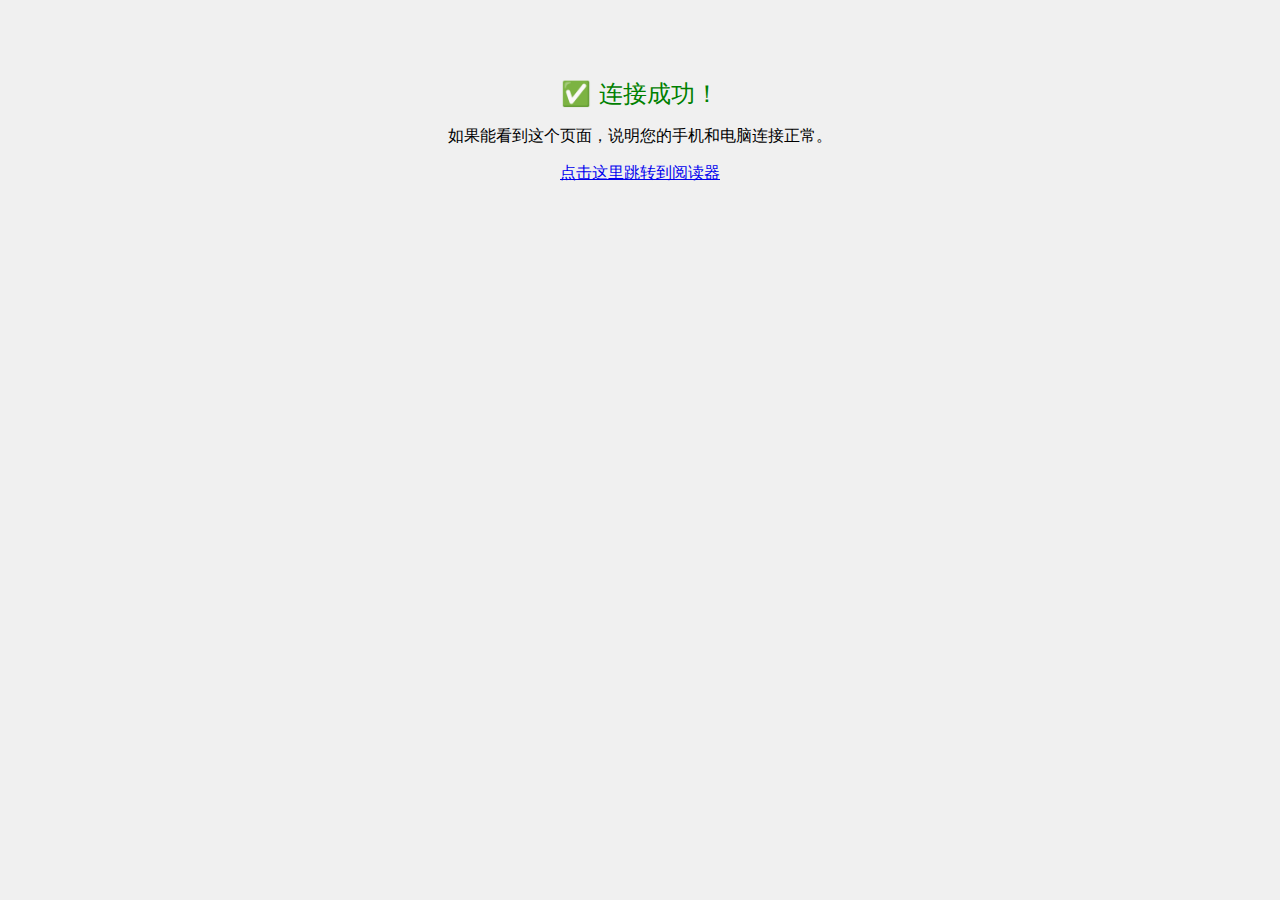
<file: test.html>
<!DOCTYPE html>
<html>
<head>
    <meta charset="UTF-8">
    <meta name="viewport" content="width=device-width, initial-scale=1.0">
    <title>连接测试</title>
    <style>
        body { font-family: system-ui, sans-serif; padding: 20px; text-align: center; background: #f0f0f0; }
        .success { color: green; font-size: 24px; margin-top: 50px; }
    </style>
</head>
<body>
    <div class="success">✅ 连接成功！</div>
    <p>如果能看到这个页面，说明您的手机和电脑连接正常。</p>
    <p><a href="./design_v14_functionality.html">点击这里跳转到阅读器</a></p>
</body>
</html>
</file>
<file: ReaderStyles.css>
:root {
            /* V5 Color Scheme */
            --bg-color: #141218;
            --surface-color: #211f26;
            --surface-active: #2b2930;
            
            --primary-purple: #D0BCFF;
            --accent-purple: #7F5AF0;
            --muted-purple: #4a4458;
            
            --text-primary: #E6E1E5;
            --text-secondary: #CAC4D0;
            --text-tertiary: #938F99;
            
            /* Reader Theme Vars (Default Day) */
            --reader-bg: #f5f5f5;
            --reader-text: #333333;
            --reader-menu-bg: #ffffff;
            --reader-menu-text: #333333;
            --reader-font-size: 18px;
            --reader-line-height: 1.8;
            --tabbar-gap: 30px;
            --safe-top: env(safe-area-inset-top);
            --safe-bottom: env(safe-area-inset-bottom);
            --reader-hud-text: rgba(0,0,0,0.42);
            --reader-hud-shadow: rgba(255,255,255,0.22);
        }
        
        /* Night Mode Override */
        body.night-mode {
            --reader-bg: #1a1a1a;
            --reader-text: #cccccc;
            --reader-menu-bg: #2c2c2e;
            --reader-menu-text: #ffffff;
            --reader-hud-text: rgba(255,255,255,0.45);
            --reader-hud-shadow: rgba(0,0,0,0.28);
        }
        
        * {
            box-sizing: border-box;
            margin: 0;
            padding: 0;
            font-family: -apple-system, BlinkMacSystemFont, "SF Pro Text", "Segoe UI", Roboto, Helvetica, Arial, sans-serif;
            -webkit-font-smoothing: antialiased;
            -webkit-tap-highlight-color: transparent;
            user-select: none;
            -webkit-user-select: none;
        }

        html, body {
            position: fixed;
            width: 100%;
            height: 100%;
            overflow: hidden;
            overscroll-behavior: none;
            margin: 0;
            padding: 0;
        }

        body, #root, .reader-content {
            transition: background-color 0.3s ease, color 0.3s ease !important;
        }

        input,
        textarea,
        [contenteditable="true"],
        .reader-content,
        .reader-content * {
            user-select: text;
            -webkit-user-select: text;
        }

        .debug-mode,
        .debug-mode * {
            user-select: text !important;
            -webkit-user-select: text !important;
        }

        body {
            background-color: #000;
            color: var(--text-primary);
            height: 100vh;
            display: flex;
            justify-content: center;
            align-items: center;
            overflow: hidden;
            perspective: 1500px;
        }

        /* Phone Simulator Frame (Desktop) */
        .phone-frame {
            width: 428px;
            height: 926px;
            background-color: var(--bg-color);
            position: relative;
            overflow: hidden;
            display: flex;
            flex-direction: column;
            box-shadow: 0 0 60px rgba(127, 90, 240, 0.15);
            border-radius: 44px;
            border: 8px solid #222;
            transform: scale(var(--frame-scale, 1));
            transform-origin: center;
        }

        /* Mobile/PWA Mode Overrides */
        @media (max-width: 600px) {
            body {
                background-color: var(--bg-color);
                display: flex; /* Changed from block to flex to ensure centering if needed, but mostly to reset */
                flex-direction: column;
                height: 100vh;
                height: 100dvh;
                min-height: 100vh;
                overflow: hidden; 
                margin: 0;
                padding: 0;
            }
            .reader-view {
                height: 100dvh;
            }
            .phone-frame {
                width: 100vw;
                height: 100vh;
                height: 100dvh;
                min-height: 100vh;
                border: none;
                border-radius: 0;
                box-shadow: none;
                position: absolute;
                top: 0; left: 0;
                transform: none;
            }
            @supports (-webkit-touch-callout: none) {
                body { height: -webkit-fill-available; }
                .phone-frame { height: -webkit-fill-available; }
            }
            /* Request 2: Remove Status Bar in Mobile */
            .status-bar { display: none !important; }
            .header-container { padding-top: max(20px, env(safe-area-inset-top)); }
        }

        /* --- UI Components --- */
        .status-bar {
            height: 47px;
            width: 100%;
            display: flex;
            justify-content: space-between;
            align-items: center;
            padding: 0 26px;
            font-size: 14px;
            font-weight: 600;
            z-index: 10;
            color: var(--text-primary);
            flex-shrink: 0;
        }

        /* View Container for Tabs */
        .view-section {
            display: flex;
            flex-direction: column;
            height: 100%;
            width: 100%;
            overflow: hidden;
            position: absolute;
            top: 0; left: 0;
            background-color: var(--bg-color);
            transition: opacity 0.3s ease;
        }
        .view-section.hidden {
            opacity: 0;
            pointer-events: none;
            z-index: -1;
            visibility: hidden; /* Ensure it doesn't block clicks */
        }
        .view-section.active {
            opacity: 1;
            pointer-events: auto;
            z-index: 1;
            visibility: visible;
        }

        /* Scrollable Content Area */
        .scroll-content {
            flex: 1;
            overflow-y: auto;
            padding: 0 24px 100px 24px; /* Bottom padding for tab bar */
            scrollbar-width: none;
            -webkit-overflow-scrolling: touch; /* Smooth scrolling on iOS */
        }
        .scroll-content::-webkit-scrollbar { display: none; }

        .header-container {
            padding: 20px 24px 20px 24px;
            display: flex;
            flex-direction: column;
            justify-content: flex-end;
            min-height: 120px;
            position: relative;
            z-index: 5;
            flex-shrink: 0;
        }
        
        .header-glow {
            position: absolute;
            top: -50px; right: -50px;
            width: 200px; height: 200px;
            background: radial-gradient(circle, rgba(208, 188, 255, 0.15) 0%, rgba(20, 18, 24, 0) 70%);
            pointer-events: none;
        }

        .header-top-row {
            display: flex; justify-content: space-between; align-items: center; margin-bottom: 12px;
        }
        .date-display { font-size: 13px; text-transform: uppercase; letter-spacing: 1px; color: var(--primary-purple); font-weight: 600; }
        .header-title { font-size: 38px; font-weight: 800; letter-spacing: -0.5px; color: var(--text-primary); margin-bottom: 8px; }
        .header-subtitle { font-size: 16px; color: var(--text-secondary); }
        .avatar-btn {
            width: 40px; height: 40px; border-radius: 20px;
            background-color: var(--surface-color); border: 1px solid var(--muted-purple);
            display: flex; align-items: center; justify-content: center; color: var(--primary-purple);
            overflow: hidden;
        }
        .avatar-btn img { width: 100%; height: 100%; object-fit: cover; }

        /* Quick Actions */
        .quick-actions { display: grid; grid-template-columns: repeat(2, 1fr); gap: 16px; margin-bottom: 24px; }
        .action-card {
            background-color: var(--surface-color); padding: 16px; border-radius: 16px;
            display: flex; align-items: center; gap: 12px; cursor: pointer;
        }
        .action-card:active { background-color: var(--surface-active); transform: scale(0.98); }
        .action-icon {
            width: 36px; height: 36px; border-radius: 10px;
            background-color: rgba(208, 188, 255, 0.1); color: var(--primary-purple);
            display: flex; align-items: center; justify-content: center;
        }
        .action-text { font-size: 15px; font-weight: 600; }

        /* Section Header */
        .section-header { display: flex; justify-content: space-between; align-items: center; margin-top: 24px; margin-bottom: 16px; }
        .section-title { font-size: 20px; font-weight: 700; color: var(--text-primary); }
        .view-toggle-btn {
            background: none; border: none; color: var(--primary-purple); cursor: pointer;
            display: flex; align-items: center; gap: 6px; padding: 8px; border-radius: 8px;
        }

        /* Book Cards */
        .books-container { display: flex; flex-direction: column; gap: 16px; transition: all 0.3s ease; padding-bottom: 20px; }
        .book-card {
            display: flex; background-color: var(--surface-color); padding: 16px;
            border-radius: 20px; box-shadow: 0 4px 10px rgba(0,0,0,0.2);
            position: relative; overflow: hidden;
            transition: transform 0.2s, background-color 0.2s; cursor: pointer;
        }
        .book-card:active { transform: scale(0.98); background-color: var(--surface-active); }
        .book-cover {
            width: 70px; height: 105px; border-radius: 8px; margin-right: 18px;
            flex-shrink: 0; box-shadow: 0 4px 8px rgba(0,0,0,0.3);
            background-size: cover; background-position: center; position: relative;
            background-color: #333;
        }
        /* Dynamic Cover Generator Styles */
        .dynamic-cover {
            display: flex; align-items: center; justify-content: center;
            background: linear-gradient(135deg, #4b6cb7 0%, #182848 100%);
            color: white; padding: 5px; text-align: center;
        }
        .cover-1 { background: linear-gradient(135deg, #2b1f42 0%, #5e4b85 100%); }
        .cover-2 { background: linear-gradient(135deg, #1f2b42 0%, #4b6cb7 100%); }
        .cover-3 { background: linear-gradient(135deg, #421f1f 0%, #b74b4b 100%); }
        
        .cover-text {
            position: absolute; bottom: 6px; left: 6px; right: 6px;
            font-size: 10px; color: rgba(255,255,255,0.8); font-weight: bold;
            text-shadow: 0 1px 2px rgba(0,0,0,0.8);
            display: -webkit-box; -webkit-line-clamp: 2; -webkit-box-orient: vertical; overflow: hidden;
        }
        .book-info { flex: 1; display: flex; flex-direction: column; justify-content: center; }
        .book-title { font-size: 18px; font-weight: 600; margin-bottom: 6px; color: var(--text-primary); line-height: 1.3; }
        .book-meta { font-size: 14px; color: var(--text-secondary); margin-bottom: 8px; display: flex; align-items: center; gap: 8px; }
        .format-badge {
            font-size: 10px; padding: 2px 6px; border-radius: 4px;
            background-color: var(--muted-purple); color: var(--text-secondary); font-weight: 600;
        }
        .progress-container { display: flex; align-items: center; gap: 12px; margin-bottom: 6px; }
        .progress-track { flex: 1; height: 6px; background-color: #35313d; border-radius: 3px; overflow: hidden; }
        .progress-fill { height: 100%; background: linear-gradient(90deg, var(--primary-purple), var(--accent-purple)); border-radius: 3px; }
        .progress-text { font-size: 13px; color: var(--primary-purple); font-weight: 600; width: 35px; text-align: right; }
        .book-stats { display: flex; justify-content: space-between; align-items: center; font-size: 12px; color: var(--text-tertiary); }
        .edit-btn {
            padding: 4px 8px; background: rgba(255,255,255,0.05); border-radius: 4px;
            color: var(--text-secondary); border: none; cursor: pointer; z-index: 5;
        }
        
        /* Grid View Overrides */
        .books-container.grid-view { display: grid; grid-template-columns: repeat(3, 1fr); gap: 16px; }
        .books-container.grid-view .book-card { flex-direction: column; padding: 10px; gap: 8px; height: 100%; }
        .books-container.grid-view .book-cover { width: 100%; height: auto; aspect-ratio: 2/3; margin-right: 0; border-radius: 6px; }
        .books-container.grid-view .book-info { justify-content: flex-start; gap: 4px; }
        .books-container.grid-view .book-title {
            font-size: 13px; margin-bottom: 0; display: -webkit-box; -webkit-line-clamp: 2;
            -webkit-box-orient: vertical; overflow: hidden; height: 32px;
        }
        .books-container.grid-view .book-meta,
        .books-container.grid-view .progress-container,
        .books-container.grid-view .book-stats { display: none; }
        
        /* Tab Bar */
        .tab-bar {
            position: absolute; bottom: 30px; left: 24px; right: 24px; height: 80px;
            background-color: rgba(33, 31, 38, 0.9); backdrop-filter: blur(20px); -webkit-backdrop-filter: blur(20px);
            border-radius: 24px; display: flex; justify-content: space-around;
            align-items: center; padding: 0 10px;
            box-shadow: 0 10px 30px rgba(0,0,0,0.5); border: 1px solid rgba(255,255,255,0.05);
            z-index: 50;
            padding-bottom: 0;
        }
        @media (max-width: 600px) {
            .tab-bar {
                position: fixed;
                left: 16px; right: 16px;
                bottom: calc(var(--tabbar-gap) + env(safe-area-inset-bottom));
                border-radius: 20px;
                height: 64px;
                padding-bottom: 0;
                margin-bottom: 0;
            }
            .scroll-content { padding-bottom: calc(100px + var(--tabbar-gap) + env(safe-area-inset-bottom)); }
        }
        .tab-item {
            flex: 1; display: flex; flex-direction: column; align-items: center;
            justify-content: center; gap: 4px; color: var(--text-tertiary);
            transition: all 0.3s ease; cursor: pointer; height: 100%;
        }
        .tab-item.active { color: var(--primary-purple); }
        .tab-icon { width: 26px; height: 26px; stroke-width: 2px; }
        .tab-text { font-size: 11px; font-weight: 500; }

        /* --- Discover View Styles --- */
        .search-container {
            margin-bottom: 24px;
            position: relative;
        }
        .search-input {
            width: 100%;
            height: 50px;
            background: var(--surface-color);
            border: 1px solid var(--muted-purple);
            border-radius: 16px;
            padding: 0 20px 0 50px;
            color: white;
            font-size: 16px;
            outline: none;
        }
        .search-input:focus { border-color: var(--primary-purple); }
        .search-icon {
            position: absolute; left: 16px; top: 50%; transform: translateY(-50%);
            color: var(--text-tertiary);
        }
        .search-results {
            display: grid; grid-template-columns: repeat(3, 1fr); gap: 16px;
            min-height: 200px;
        }
        .search-item {
            display: flex; flex-direction: column; gap: 8px; cursor: pointer;
        }
        .search-cover {
            width: 100%; aspect-ratio: 2/3; background: #333; border-radius: 8px;
            background-size: cover; background-position: center;
        }
        .search-title { font-size: 12px; font-weight: 600; color: var(--text-primary); line-height: 1.3; overflow: hidden; text-overflow: ellipsis; white-space: nowrap; }
        .search-author { font-size: 10px; color: var(--text-secondary); }

        /* --- Me View Styles --- */
        .profile-header {
            display: flex; flex-direction: column; align-items: center; padding: 20px 0;
        }
        .profile-avatar {
            width: 100px; height: 100px; border-radius: 50%;
            background: var(--surface-color); border: 2px solid var(--accent-purple);
            margin-bottom: 16px; overflow: hidden;
            display: flex; align-items: center; justify-content: center;
        }
        .profile-name { font-size: 24px; font-weight: 700; color: var(--text-primary); margin-bottom: 4px; }
        .profile-bio { font-size: 14px; color: var(--text-secondary); }
        
        .stats-row {
            display: flex; justify-content: space-around; width: 100%; margin: 30px 0;
            background: var(--surface-color); padding: 20px; border-radius: 20px;
        }
        .stat-item { display: flex; flex-direction: column; align-items: center; gap: 4px; }
        .stat-val { font-size: 20px; font-weight: 800; color: var(--primary-purple); }
        .stat-label { font-size: 12px; color: var(--text-tertiary); }

        .menu-list { display: flex; flex-direction: column; gap: 12px; }
        .menu-item {
            display: flex; align-items: center; justify-content: space-between;
            background: var(--surface-color); padding: 16px 20px; border-radius: 16px;
            cursor: pointer;
        }
        .menu-item-left { display: flex; align-items: center; gap: 16px; font-weight: 600; font-size: 15px; }
        .menu-icon { color: var(--text-tertiary); }

        /* --- LAYERS (Animation & Reader) --- */
        
        /* Animation Layer */
        .animation-layer {
            position: absolute; top: 0; left: 0; width: 100%; height: 100%;
            z-index: 400; perspective: 1500px;
            visibility: hidden; pointer-events: none;
        }
        .animation-layer.active { visibility: visible; }

        .flying-book {
            position: absolute; transform-style: preserve-3d;
            transition: left 0.95s cubic-bezier(0.2, 0.8, 0.2, 1), top 0.95s cubic-bezier(0.2, 0.8, 0.2, 1), width 0.95s cubic-bezier(0.2, 0.8, 0.2, 1), height 0.95s cubic-bezier(0.2, 0.8, 0.2, 1), transform 0.95s cubic-bezier(0.2, 0.8, 0.2, 1);
        }
        .flying-cover {
            position: absolute; width: 100%; height: 100%;
            border-radius: 6px; backface-visibility: hidden;
            background-size: cover; background-position: center;
            transform-origin: left center;
            transition: transform 1.05s cubic-bezier(0.2, 0.8, 0.2, 1), border-radius 0.3s;
            box-shadow: 2px 2px 10px rgba(0,0,0,0.5);
        }
        .flying-cover::after {
            content: ''; position: absolute; top: 0; left: 0; width: 100%; height: 100%;
            background: #eee; transform: rotateY(180deg); backface-visibility: hidden;
        }
        .flying-page {
            position: absolute; width: 100%; height: 100%;
            background: var(--reader-bg); color: var(--reader-text); top: 0; left: 0;
            z-index: -1; box-shadow: 5px 5px 15px rgba(0,0,0,0.3);
            border-radius: 2px 6px 6px 2px; opacity: 0;
            transition: opacity 0.55s ease; padding: 20px; overflow: hidden;
            display: flex; flex-direction: column; justify-content: flex-start;
        }
        .flying-book.open .flying-cover { transform: rotateY(-160deg); border-radius: 2px 0 0 2px; }
        .flying-book.open .flying-page { opacity: 1; }

        /* Reader View */
        .reader-view {
            position: absolute; top: 0; left: 0; width: 100%; height: 100%;
            background-color: var(--reader-bg); color: var(--reader-text);
            z-index: 300; display: flex; flex-direction: column;
            overflow: hidden;
            overscroll-behavior: none;
            opacity: 0;
            visibility: hidden;
            pointer-events: none;
            transform: translateX(100%);
            transition: transform 260ms cubic-bezier(0.2, 0.8, 0.2, 1), opacity 260ms ease, visibility 0s linear 260ms;
            --reader-bottom-sheet: 0px;
        }
        .reader-view.active {
            opacity: 1;
            visibility: visible;
            pointer-events: auto;
            transform: translateX(0);
            transition: transform 260ms cubic-bezier(0.2, 0.8, 0.2, 1), opacity 260ms ease;
        }
        .reader-view.closing { opacity: 0; visibility: visible; pointer-events: none; transform: translateX(100%); }

        /* Fanqie-like Reader Menu */
        .reader-top-bar {
            position: absolute; top: 0; left: 0; right: 0;
            height: 56px;
            padding-top: env(safe-area-inset-top);
            padding-bottom: 6px;
            padding-left: 14px; padding-right: 14px;
            display: flex; justify-content: space-between; align-items: center;
            background: rgba(0,0,0,0.45);
            color: #fff;
            backdrop-filter: blur(10px);
            -webkit-backdrop-filter: blur(10px);
            transform: translateY(-100%);
            opacity: 0;
            pointer-events: none;
            transition: transform 220ms cubic-bezier(0.2, 0.8, 0.2, 1), opacity 180ms ease;
            z-index: 310;
        }
        
        .reader-bottom-bar {
            position: fixed; left: 0; right: 0; bottom: 0;
            padding-top: 0;
            padding-left: 16px; padding-right: 16px;
            padding-bottom: env(safe-area-inset-bottom);
            margin-bottom: 0;
            background: rgba(0,0,0,0.45);
            color: #fff;
            backdrop-filter: blur(10px);
            -webkit-backdrop-filter: blur(10px);
            transform: translateY(100%);
            opacity: 0;
            pointer-events: none;
            transition: transform 220ms cubic-bezier(0.2, 0.8, 0.2, 1), opacity 180ms ease;
            z-index: 310;
            display: flex;
            flex-shrink: 0;
            align-items: center;
            justify-content: center;
            gap: 10px;
            height: calc(82px + env(safe-area-inset-bottom));
        }
        .reader-bottom-bar-inner {
            width: 100%;
            height: 82px;
            display: flex;
            align-items: center;
            justify-content: space-evenly;
            gap: 10px;
            padding-top: 0;
            padding-bottom: 0;
        }
        
        .reader-view.menu-visible .reader-top-bar { transform: translateY(0); opacity: 1; pointer-events: auto; }
        .reader-view.menu-visible .reader-bottom-bar { transform: translateY(0); opacity: 1; pointer-events: auto; }

        .reader-interaction-layer {
            position: absolute;
            inset: 0;
            z-index: 309;
            pointer-events: auto;
            background-color: transparent;
            -webkit-tap-highlight-color: transparent;
            touch-action: manipulation;
        }
        .reader-interaction-zone {
            position: absolute;
            pointer-events: none;
            display: none;
        }
        .reader-interaction-zone.corner {
            background: rgba(0,0,0,0.1);
        }
        .reader-interaction-zone.menu {
            inset: 0;
            background: rgba(0,0,0,0.06);
        }
        .debug-mode .reader-interaction-zone {
            display: block;
        }
        .reader-interaction-zone.corner.tl { left: 0; top: 0; width: 30%; height: 25%; }
        .reader-interaction-zone.corner.tr { right: 0; top: 0; width: 30%; height: 25%; }
        .reader-interaction-zone.corner.bl { left: 0; bottom: 0; width: 30%; height: 25%; }
        .reader-interaction-zone.corner.br { right: 0; bottom: 0; width: 30%; height: 25%; }

        .reader-content {
            flex: 1;
            position: relative;
            box-sizing: border-box;
            padding: calc(56px + env(safe-area-inset-top) + 18px) 24px calc(82px + env(safe-area-inset-bottom) + 18px + var(--reader-bottom-sheet)) 24px;
            font-family: "Georgia", serif; 
            font-size: var(--reader-font-size); 
            line-height: 32px !important;
            background-color: var(--reader-bg);
            overflow-y: auto; -webkit-overflow-scrolling: touch;
            overflow-x: hidden;
            overscroll-behavior-x: none;
            width: 100%;
            scrollbar-width: none;
            -ms-overflow-style: none;
            word-break: break-word;
            overflow-wrap: anywhere;
        }
        .reader-content-inner { min-height: 100%; width: 100%; }
        .mode-sim > .reader-content-inner { display: contents; }
        .reader-content::-webkit-scrollbar { width: 0; height: 0; display: none; }
        .reader-content * { max-width: 100%; }
        .reader-content p { scroll-margin-top: 72px; }
        .reader-content div,
        .reader-content h1,
        .reader-content h2,
        .reader-content h3 { scroll-margin-top: 20px; }

        .reader-view.menu-visible .reader-content {
            padding: calc(56px + env(safe-area-inset-top) + 18px) 24px calc(82px + env(safe-area-inset-bottom) + 18px + var(--reader-bottom-sheet)) 24px;
        }
        
        /* Flip Mode Styles */
        .mode-scroll { overflow-y: auto; overflow-x: hidden; touch-action: pan-y; }
        .reader-content.scroll {
            overflow-y: auto !important;
            overflow-x: hidden !important;
            touch-action: pan-y !important;
        }
        .flip-segment {
            position: relative;
            background: rgba(128,128,128,0.14);
            border-radius: 12px;
            padding: 4px;
            display: flex;
            gap: 0;
            user-select: none;
            -webkit-user-select: none;
        }
        .flip-indicator {
            position: absolute;
            top: 4px;
            bottom: 4px;
            left: 4px;
            width: calc((100% - 8px) / 2);
            border-radius: 8px;
            background: rgba(255,255,255,0.16);
            box-shadow: 0 8px 22px rgba(0,0,0,0.18);
            transform: translateX(0%);
            transition: transform 220ms cubic-bezier(0.2, 0.8, 0.2, 1);
        }
        .flip-option {
            position: relative;
            z-index: 1;
            flex: 1;
            text-align: center;
            padding: 8px;
            border-radius: 8px;
            font-size: 14px;
            cursor: pointer;
            opacity: 0.72;
            transition: opacity 160ms ease;
        }
        .flip-option.active { opacity: 1; font-weight: 600; }
        .reader-mode-segment {
            position: relative;
            background: rgba(128,128,128,0.18);
            border-radius: 12px;
            padding: 4px;
            display: flex;
            gap: 0;
            user-select: none;
            -webkit-user-select: none;
        }
        .reader-mode-indicator {
            position: absolute;
            top: 4px;
            bottom: 4px;
            left: 4px;
            width: calc((100% - 8px) / 3);
            border-radius: 8px;
            background: rgba(255,255,255,0.92);
            box-shadow: 0 10px 26px rgba(0,0,0,0.16);
            transform: translateX(0%);
            transition: transform 220ms cubic-bezier(0.2, 0.8, 0.2, 1);
        }
        .reader-mode-option {
            position: relative;
            z-index: 1;
            flex: 1;
            text-align: center;
            padding: 8px 10px;
            border-radius: 8px;
            font-size: 14px;
            cursor: pointer;
            opacity: 0.72;
            border: 0;
            background: transparent;
            color: inherit;
            transition: opacity 160ms ease;
        }
        .reader-mode-option.active { opacity: 1; font-weight: 600; color: #333333 !important; }
        .reader-mode-option--disabled { opacity: 0.35; cursor: not-allowed; }

        .reader-content.slide  {
            height: 100vh !important ;
            width: 100vw !important ;
            overflow-x: scroll !important ;
            overflow-y: hidden !important ;
            column-width: 100vw;
            column-gap: 60px;
            column-fill: auto;
            scroll-snap-type: x mandatory;
            touch-action: pan-x !important ;
            scroll-behavior: auto;
            box-sizing : border-box;
            padding-top: calc(env(safe-area-inset-top) + 20px) !important ;
            padding-bottom: calc(env(safe-area-inset-bottom) + 40px) !important ;
            padding-left: 0 !important ;
            padding-right: 0 !important ;
            margin: 0 !important ;
        }

        .reader-content.slide .reader-content-inner { display: contents; }

        .reader-content.slide p {
            line-height: var(--reader-line-height, 1.6) !important;
            margin-bottom: 0.6em !important;
            margin-top: 0 !important;
            font-size: var(--reader-font-size) !important;
            font-weight: normal !important;
            text-align: justify;
            width: calc(100vw - 40px);
            margin-left: 20px !important;
            margin-right: 20px !important;
            break-inside: avoid;
            scroll-snap-align: start;
        }

        .reader-content.slide h1,
        .reader-content.slide h2,
        .reader-content.slide .chapter-title {
            break-before: column;
            margin-top: 40px;
            padding: 0 20px;
            font-size: 1.5em !important;
            font-weight: bold !important;
            text-align: center;
        }

        .reader-content.slide .menu-mask,
        .reader-content.slide .overlay {
            display: none !important;
        }
        .mode-sim {
            overflow: hidden;
            height: 100%;
            padding: 0;
            padding: 0;
            position: relative;
            touch-action: pan-x;
        }
        .paged-page {
            flex: 0 0 100%;
            width: 100%;
            height: 100%;
            scroll-snap-align: start;
            box-sizing: border-box;
            padding: calc(56px + env(safe-area-inset-top) + 18px) 24px calc(82px + env(safe-area-inset-bottom) + 18px + var(--reader-bottom-sheet)) 24px;
            overflow: hidden;
        }
        .txt-chapter-title {
            font-size: calc(var(--reader-font-size) * 1.18);
            font-weight: 700;
            line-height: calc(var(--reader-line-height) * 1.05);
            margin: 0 0 calc(var(--reader-font-size) * 0.9) 0;
            word-break: break-word;
        }
        .paged-text { white-space: pre-wrap; word-break: break-word; line-height: var(--reader-line-height); }
        .paged-line { line-height: var(--reader-line-height); }
        .paged-gap { height: calc(var(--reader-font-size) * 0.6); }
        .sim-surface { position: absolute; inset: 0; perspective: 1600px; }
        .sim-current, .sim-next, .sim-turn {
            position: absolute;
            inset: 0;
        }
        .sim-next { opacity: 0.98; }
        .sim-turn {
            transform-style: preserve-3d;
            backface-visibility: visible;
            box-shadow: 0 20px 40px rgba(0,0,0,0.25);
            pointer-events: none;
        }
        .sim-sheet { position: absolute; inset: 0; transform-style: preserve-3d; }
        .sim-front, .sim-back { position: absolute; inset: 0; backface-visibility: hidden; }
        .sim-back { transform: rotateY(180deg) scaleX(-1); filter: brightness(0.98); }
        .sim-shadow {
            position: absolute;
            inset: 0;
            pointer-events: none;
            opacity: 0;
            transition: opacity 180ms ease;
        }
        .sim-turn.turn-forward .sim-shadow {
            opacity: 1;
            background: linear-gradient(90deg, rgba(0,0,0,0.25), rgba(0,0,0,0.12), rgba(0,0,0,0.02), rgba(0,0,0,0));
        }
        .sim-turn.turn-backward .sim-shadow {
            opacity: 1;
            background: linear-gradient(270deg, rgba(0,0,0,0.25), rgba(0,0,0,0.12), rgba(0,0,0,0.02), rgba(0,0,0,0));
        }
        
        .reader-btn {
            background: none; border: none; font-size: 12px;
            color: var(--reader-menu-text); cursor: pointer;
            display: flex; flex-direction: column; align-items: center; gap: 4px;
            width: 60px;
        }
        .reader-btn svg { width: 24px; height: 24px; }
        .reader-bottom-bar .reader-btn { height: 60px; padding: 0; justify-content: center; line-height: 1; }
        .reader-bottom-bar .reader-btn span { line-height: 1; }

        .reader-title-wrap { display: flex; flex-direction: column; align-items: center; gap: 2px; }
        .reader-page-indicator { font-size: 12px; opacity: 0.65; line-height: 1; }
        .reader-chapter-page-indicator {
            display: none;
        }
        .reader-bottom-status {
            position: absolute;
            left: 0;
            right: 0;
            bottom: 0;
            padding: 0 16px env(safe-area-inset-bottom) 16px;
            height: calc(60px + env(safe-area-inset-bottom));
            display: flex;
            align-items: center;
            justify-content: space-between;
            color: var(--reader-hud-text);
            font-size: 13px;
            line-height: 1;
            letter-spacing: 0.2px;
            text-shadow: 0 1px 0 var(--reader-hud-shadow);
            background: linear-gradient(to top, rgba(0,0,0,0.28) 0%, rgba(0,0,0,0.18) 46%, rgba(0,0,0,0) 100%);
            backdrop-filter: blur(10px);
            -webkit-backdrop-filter: blur(10px);
            pointer-events: none;
            opacity: 0;
            transition: opacity 180ms ease;
            z-index: 308;
        }
        body.night-mode .reader-bottom-status {
            background: linear-gradient(to top, rgba(0,0,0,0.58) 0%, rgba(0,0,0,0.38) 46%, rgba(0,0,0,0) 100%);
        }
        .reader-view.active:not(.menu-visible) .reader-bottom-status { opacity: 1; }
        .reader-bottom-status-right {
            display: flex;
            align-items: center;
            gap: 10px;
        }
        .reader-bottom-status-left {
            flex: 1;
            min-width: 0;
            display: flex;
            align-items: center;
            gap: 8px;
        }
        .reader-footer-title {
            flex: 1;
            min-width: 0;
            overflow: hidden;
            text-overflow: ellipsis;
            white-space: nowrap;
        }
        .reader-footer-sep {
            flex: 0 0 auto;
            opacity: 0.75;
        }
        .reader-footer-page {
            flex: 0 0 auto;
            font-variant-numeric: tabular-nums;
            white-space: nowrap;
        }
        .reader-bottom-status-battery {
            display: inline-flex;
            align-items: center;
            opacity: 0.95;
        }
        .reader-bottom-status-battery.unknown {
            opacity: 0.55;
        }
        .reader-bottom-status-battery svg {
            width: 26px;
            height: 12px;
        }

        /* Settings Bar (Slide up) */
        .settings-bar {
            position: fixed;
            bottom: 0;
            left: 0;
            right: 0;
            z-index: 9999;
            height: auto;
            max-height: 50vh;
            padding: 20px;
            padding-bottom: calc(20px + env(safe-area-inset-bottom));
            overflow-y: auto;
            -webkit-overflow-scrolling: touch;
            transform: translateY(100%);
            transition: transform 0.3s cubic-bezier(0.2, 0.8, 0.2, 1);
            background: var(--reader-menu-bg);
            color: var(--reader-menu-text);
            border-top-left-radius: 20px;
            border-top-right-radius: 20px;
            box-shadow: 0 -5px 20px rgba(0,0,0,0.1);
            pointer-events: none;
        }
        .settings-bar.active { transform: translateY(0); pointer-events: auto; }
        @media (max-width: 600px) {
            .settings-bar { max-height: calc(60vh + env(safe-area-inset-bottom)); }
        }
        
        .setting-row { margin-bottom: 24px; }
        .setting-label { font-size: 14px; margin-bottom: 10px; opacity: 0.7; font-weight: 600; }
        .theme-options { display: flex; gap: 16px; }
        .theme-circle {
            width: 48px; height: 48px; border-radius: 24px; border: 2px solid rgba(0,0,0,0.1);
            cursor: pointer; position: relative;
        }
        .theme-circle.active::after {
            content: ''; position: absolute; top: -4px; left: -4px; right: -4px; bottom: -4px;
            border-radius: 50%; border: 2px solid var(--accent-purple);
        }
        .theme-white { background: #f5f5f5; }
        .theme-sepia { background: #f4ecd8; }
        .theme-dark { background: #1a1a1a; border-color: #333; }
        .theme-green { background: #dcedc8; }
        
        .slider-container {
            display: flex; justify-content: space-between; align-items: center; 
            background: rgba(128,128,128,0.1); border-radius: 12px; padding: 12px 16px;
        }
        .slider-control {
            flex: 1; margin: 0 16px;
            -webkit-appearance: none; height: 4px; background: rgba(128,128,128,0.3); border-radius: 2px;
        }
        .slider-control::-webkit-slider-thumb {
            -webkit-appearance: none; width: 20px; height: 20px; border-radius: 50%; 
            background: var(--accent-purple); box-shadow: 0 2px 6px rgba(0,0,0,0.2);
        }
        
        /* Table of Contents (Slide Over) */
        .toc-panel {
            position: fixed;
            left: 0;
            right: 0;
            bottom: calc(82px + env(safe-area-inset-bottom));
            top: auto;
            width: 100%;
            height: 80vh;
            border-radius: 20px 20px 0 0;
            transform: translateY(120%);
            transition: transform 0.3s cubic-bezier(0.2, 0.8, 0.2, 1);
            z-index: 200;
            background: var(--reader-menu-bg);
            color: var(--reader-menu-text);
            display: flex;
            flex-direction: column;
            overscroll-behavior: none;
            touch-action: pan-y;
            overflow: hidden;
        }
        .toc-panel.active {
            transform: translateY(0);
        }

        .toc-scroll {
            display: flex;
            flex-direction: column;
            height: 100%;
            flex: 1;
            min-height: 0;
            overflow: hidden;
            overscroll-behavior: none;
            touch-action: pan-y;
        }
        
        .toc-header {
            padding: 50px 24px 20px 24px;
            border-bottom: 1px solid rgba(128,128,128,0.1);
            position: relative;
            z-index: 1;
            background: var(--reader-menu-bg);
            flex-shrink: 0;
        }
        .toc-header-row { display: flex; align-items: center; justify-content: space-between; gap: 12px; }
        .toc-title { font-size: 24px; font-weight: 800; }
        .toc-subtitle { font-size: 14px; opacity: 0.7; margin-top: 4px; }
        .toc-actions { display: inline-flex; align-items: center; gap: 8px; }
        .toc-action-btn {
            min-width: 44px; height: 32px;
            border-radius: 10px;
            border: 1px solid rgba(128,128,128,0.22);
            background: rgba(128,128,128,0.10);
            color: inherit;
            display: inline-flex;
            align-items: center;
            justify-content: center;
            padding: 0 10px;
            line-height: 1;
            cursor: pointer;
            -webkit-tap-highlight-color: transparent;
            font-size: 13px;
            font-weight: 700;
        }
        .toc-action-btn:active { opacity: 0.65; }
        
        .toc-list {
            flex: 1;
            overflow-y: auto;
            min-height: 0;
            -webkit-overflow-scrolling: touch;
            padding: 0 24px 40px 24px;
        }
        .toc-list::-webkit-scrollbar {
            width: 8px;
        }
        .toc-list::-webkit-scrollbar-track {
            background: transparent;
        }
        .toc-list::-webkit-scrollbar-thumb {
            background-color: transparent;
            border-radius: 3px;
            transition: background-color 0.3s ease;
        }
        .toc-list.scrolling::-webkit-scrollbar-thumb {
            background-color: rgba(0, 0, 0, 0.3);
        }
        .toc-item { 
            padding: 20px 0; border-bottom: 1px solid rgba(128,128,128,0.1); 
            font-size: 16px; cursor: pointer; display: flex; justify-content: space-between;
        }
        .toc-item-words { font-size: 12px; color: #888; flex-shrink: 0; margin-left: 12px; }
        .toc-item:active { opacity: 0.5; }
        .toc-item.active { color: var(--accent-purple); font-weight: 600; }

        .toc-overlay {
            position: absolute; top: 0; left: 0; right: 0; bottom: 0;
            background: rgba(0,0,0,0.5); z-index: 190;
            opacity: 0; visibility: hidden; transition: opacity 0.3s;
        }
        .toc-overlay.active { opacity: 1; visibility: visible; }

        .selection-query-btn {
            position: absolute;
            z-index: 345;
            height: 32px;
            padding: 0 12px;
            border-radius: 16px;
            border: 1px solid rgba(255,255,255,0.16);
            background: rgba(33, 31, 38, 0.95);
            color: #fff;
            font-size: 13px;
            font-weight: 600;
            pointer-events: none;
            opacity: 0;
            transform: translateY(6px);
            transition: opacity 140ms ease, transform 180ms cubic-bezier(0.2, 0.8, 0.2, 1);
        }
        .selection-query-btn.active {
            opacity: 1;
            transform: translateY(0);
            pointer-events: auto;
        }

        .query-overlay {
            position: absolute;
            top: 0; left: 0; right: 0; bottom: 0;
            background: rgba(0,0,0,0.45);
            z-index: 344;
            opacity: 0;
            visibility: hidden;
            transition: opacity 180ms ease;
            pointer-events: none;
        }
        .query-overlay.active {
            opacity: 1;
            visibility: visible;
            pointer-events: auto;
        }

        .query-panel {
            position: absolute;
            left: 0; right: 0; bottom: 0;
            z-index: 346;
            max-height: 62vh;
            padding: 16px 16px calc(16px + env(safe-area-inset-bottom)) 16px;
            background: var(--reader-menu-bg);
            color: var(--reader-menu-text);
            border-top-left-radius: 20px;
            border-top-right-radius: 20px;
            box-shadow: 0 -8px 26px rgba(0,0,0,0.22);
            transform: translateY(100%);
            transition: transform 240ms cubic-bezier(0.2, 0.8, 0.2, 1);
            pointer-events: none;
            display: flex;
            flex-direction: column;
            gap: 12px;
        }
        .query-panel.active {
            transform: translateY(0);
            pointer-events: auto;
        }
        .query-header {
            display: flex;
            align-items: center;
            justify-content: space-between;
            gap: 12px;
        }
        .query-title {
            font-size: 15px;
            font-weight: 800;
        }
        .query-text {
            font-size: 13px;
            opacity: 0.75;
            overflow: hidden;
            text-overflow: ellipsis;
            white-space: nowrap;
        }
        .query-actions {
            display: grid;
            grid-template-columns: 1fr 1fr;
            gap: 10px;
        }
        .query-action {
            height: 44px;
            border-radius: 12px;
            border: 1px solid rgba(128,128,128,0.18);
            background: rgba(128,128,128,0.08);
            color: inherit;
            font-size: 14px;
            font-weight: 700;
            cursor: pointer;
        }
        .query-action:active { opacity: 0.7; }
        .query-result {
            flex: 1;
            min-height: 120px;
            border-radius: 14px;
            border: 1px solid rgba(128,128,128,0.14);
            background: rgba(128,128,128,0.06);
            padding: 12px;
            overflow: auto;
            -webkit-overflow-scrolling: touch;
        }
        .query-result,
        .query-result * {
            user-select: text;
            -webkit-user-select: text;
        }
        .query-result-title { font-size: 14px; font-weight: 800; margin-bottom: 6px; }
        .query-result-meta { font-size: 12px; opacity: 0.75; margin-bottom: 10px; }
        .query-result-section { margin-top: 10px; }
        .query-result-section-title { font-size: 13px; font-weight: 800; margin-bottom: 6px; }
        .query-result-list { display: flex; flex-direction: column; gap: 6px; }
        .query-result-item { font-size: 13px; line-height: 1.55; opacity: 0.92; }
        .query-result-hint { font-size: 12px; opacity: 0.7; line-height: 1.55; }

        /* More Menu */
        .more-menu {
            position: absolute; top: 80px; right: 16px;
            width: 180px; background: var(--reader-menu-bg); color: var(--reader-menu-text);
            border-radius: 12px; box-shadow: 0 5px 20px rgba(0,0,0,0.2);
            padding: 8px; z-index: 340;
            opacity: 0; visibility: hidden; transform: scale(0.9); transform-origin: top right;
            transition: all 0.2s;
            top: calc(80px + env(safe-area-inset-top)); /* Adjust for notch */
        }
        .more-menu.active { opacity: 1; visibility: visible; transform: scale(1); }
        .more-item {
            padding: 12px 16px; display: flex; align-items: center; gap: 12px;
            font-size: 14px; border-radius: 8px; cursor: pointer;
        }
        .more-item:active { background: rgba(128,128,128,0.1); }

        /* Edit Modal */
        .modal-overlay {
            position: absolute; top: 0; left: 0; right: 0; bottom: 0;
            background: rgba(0,0,0,0.7); backdrop-filter: blur(5px);
            display: flex; justify-content: center; align-items: center;
            z-index: 400; opacity: 0; visibility: hidden; transition: opacity 0.2s;
        }
        .modal-overlay.active { opacity: 1; visibility: visible; pointer-events: auto; }
        .modal-card {
            width: 300px; background: var(--surface-color); border-radius: 20px;
            padding: 24px; border: 1px solid var(--muted-purple);
            transform: scale(0.9); transition: transform 0.2s;
        }
        .modal-overlay.active .modal-card { transform: scale(1); }
        .modal-title { font-size: 18px; font-weight: 700; margin-bottom: 16px; color: var(--text-primary); }
        .modal-input {
            width: 100%; background: rgba(0,0,0,0.3); border: 1px solid var(--muted-purple);
            color: white; padding: 12px; border-radius: 10px; font-size: 16px; margin-bottom: 20px; outline: none;
        }
        .modal-input:focus { border-color: var(--primary-purple); }
        .modal-actions { display: flex; justify-content: flex-end; gap: 12px; }
        .btn { padding: 10px 20px; border-radius: 10px; font-weight: 600; font-size: 14px; cursor: pointer; border: none; }
        .btn-cancel { background: transparent; color: var(--text-secondary); }
        .btn-save { background: var(--accent-purple); color: white; }

.reader-status-icons { display: flex; gap: 6px; }

.reader-avatar-placeholder {
    width: 100%;
    height: 100%;
    background: #211f26;
    display: flex;
    align-items: center;
    justify-content: center;
    color: #D0BCFF;
    font-weight: bold;
}
.reader-avatar-placeholder--lg { font-size: 40px; }

.reader-section-header--flush { margin-top: 0; }
.reader-header-container--compact { min-height: 80px; }

.reader-btn--icon { width: 40px; }
.reader-title-text { font-size: 14px; font-weight: 600; }

.reader-query-meta { display: flex; flex-direction: column; gap: 4px; min-width: 0; }
.reader-query-action--close { width: 72px; height: 36px; }

.reader-fontsize-display { float: right; opacity: 0.5; }
.reader-fontsize-minus { font-size: 14px; }
.reader-fontsize-plus { font-size: 20px; }

.reader-empty-state { grid-column: 1/-1; text-align: center; padding: 40px; color: var(--text-tertiary); }

.reader-grid-message { grid-column: 1/-1; text-align: center; padding: 20px; }
.reader-grid-message--secondary { color: var(--text-secondary); }

.reader-txt-chapter-title { margin: 40px 0 20px 0; font-weight: bold; color: var(--reader-text); }
.reader-txt-paragraph { margin-bottom: 16px; text-align: justify; }
.reader-txt-paragraph--chapter {
    margin-top: 28px;
    margin-bottom: 18px;
    font-weight: 700;
    font-size: calc(var(--reader-font-size) * 1.14);
    line-height: calc(var(--reader-line-height) * 0.98);
}

.reader-message { text-align: center; }
.reader-message--pad-20 { padding: 20px; }
.reader-message--pad-40 { padding: 40px; }
.reader-message--secondary { color: var(--text-secondary); }
.reader-message--tertiary { color: var(--text-tertiary); }
.reader-message--error { color: #ff4d4f; }

.reader-flying-page-content { margin-top: 50px; }
.reader-flying-page-content--open { opacity: 0.3; }
.reader-flying-page-content--close { opacity: 0.25; }

.progress-fill--p0 { width: 0%; }
.progress-fill--p12 { width: 12%; }
.progress-fill--p45 { width: 45%; }
.progress-fill--p88 { width: 88%; }
</file>
